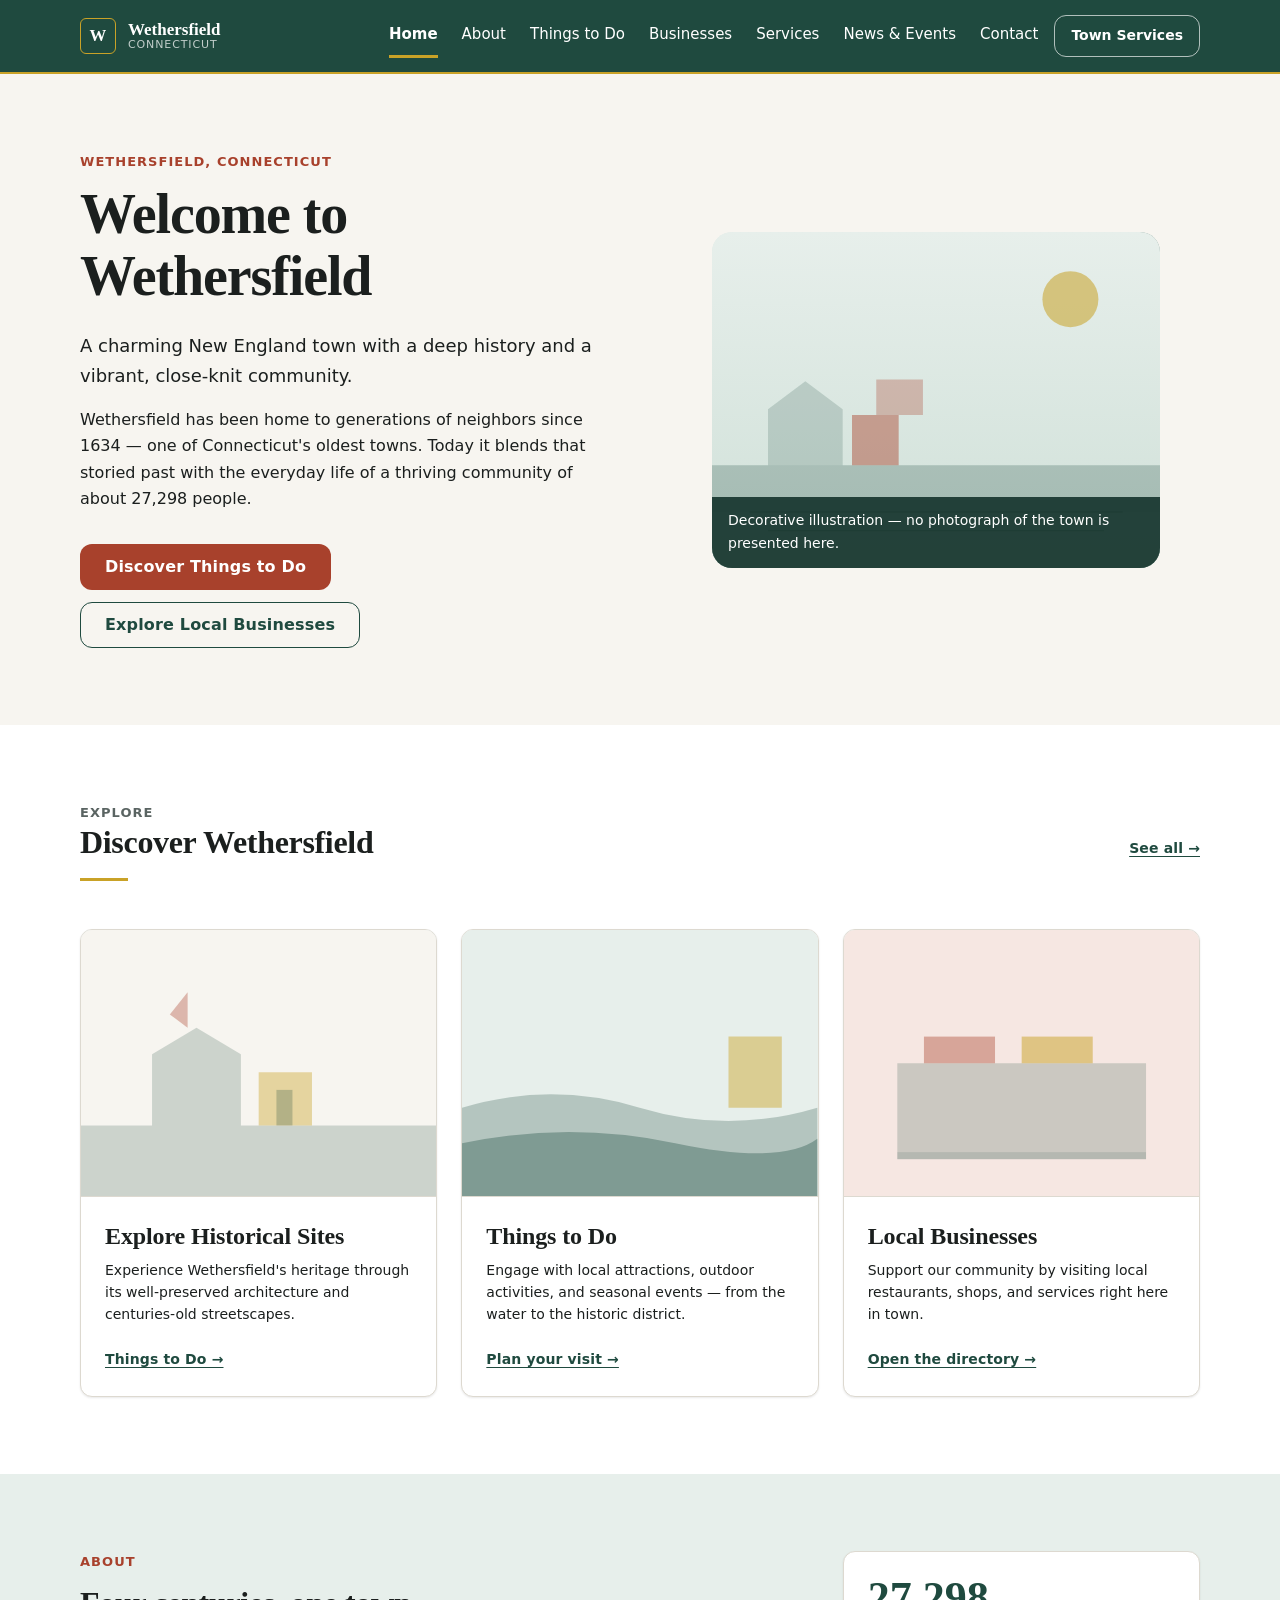
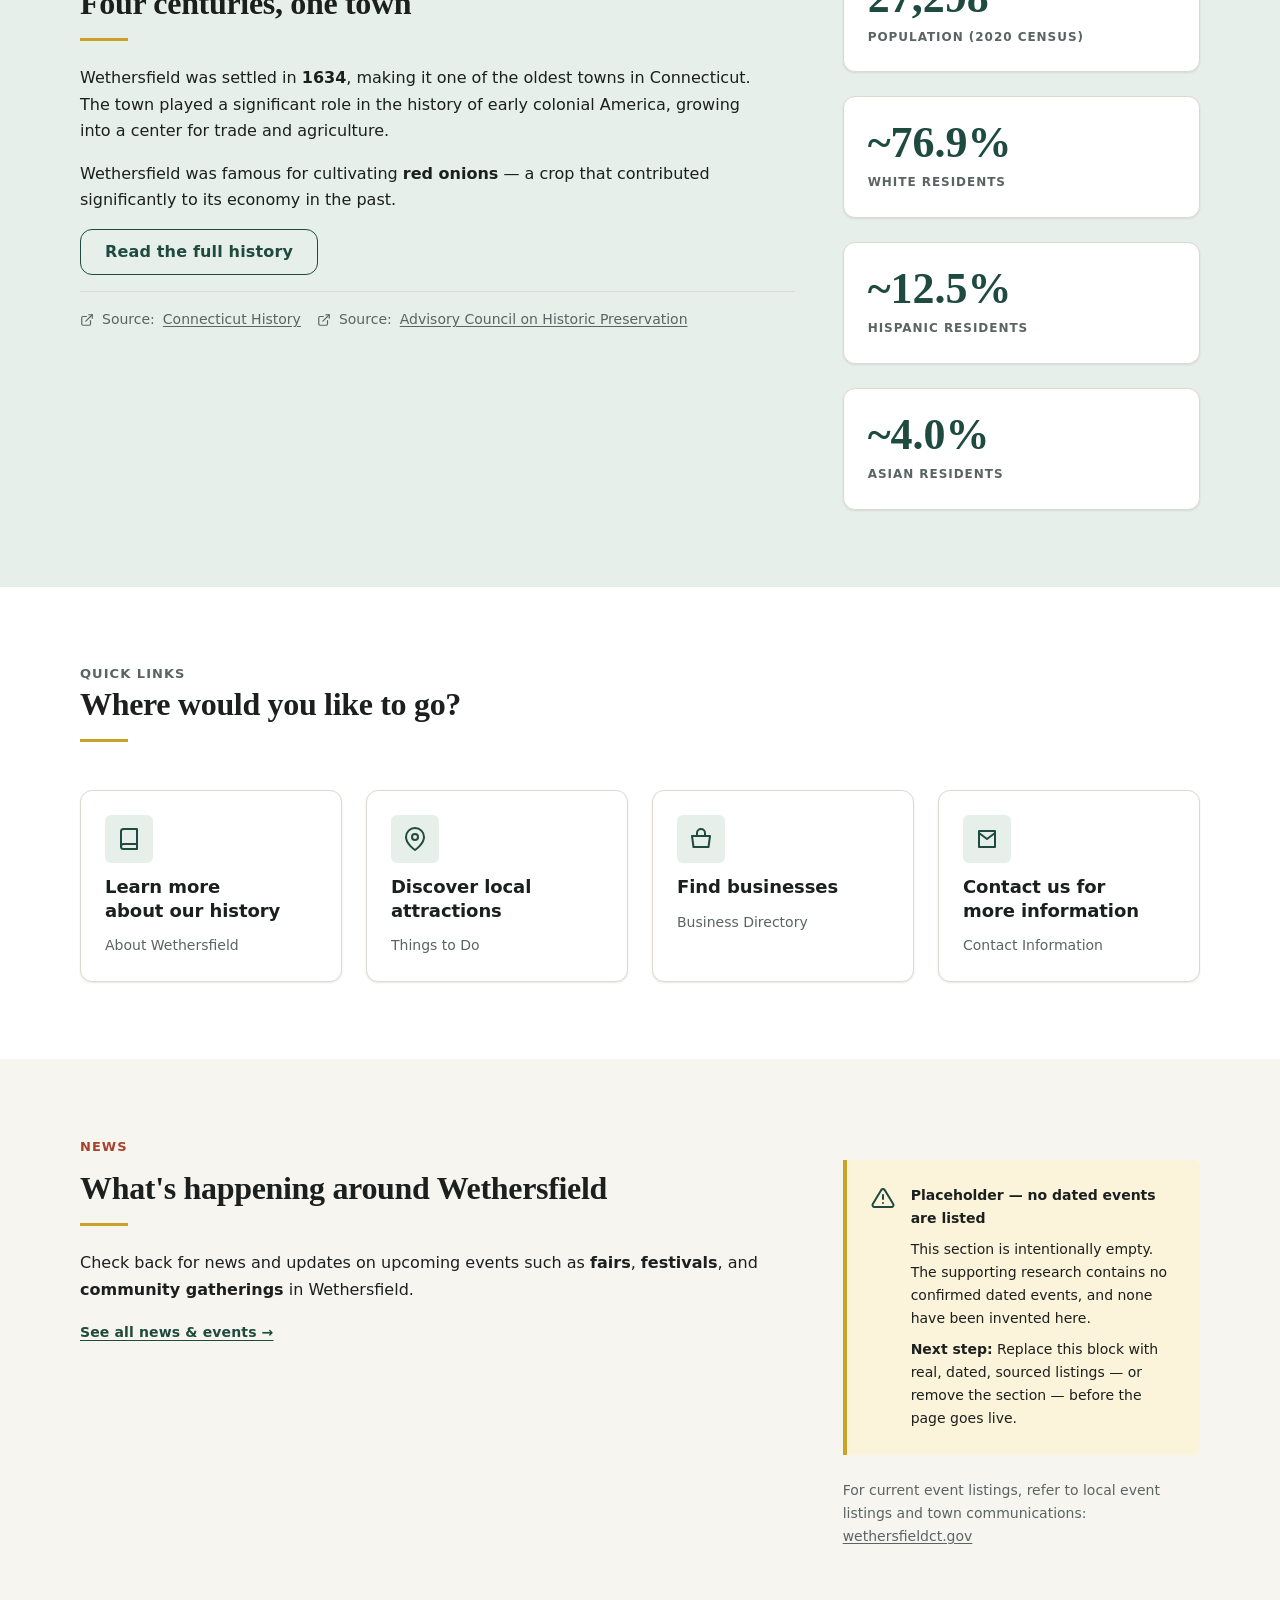
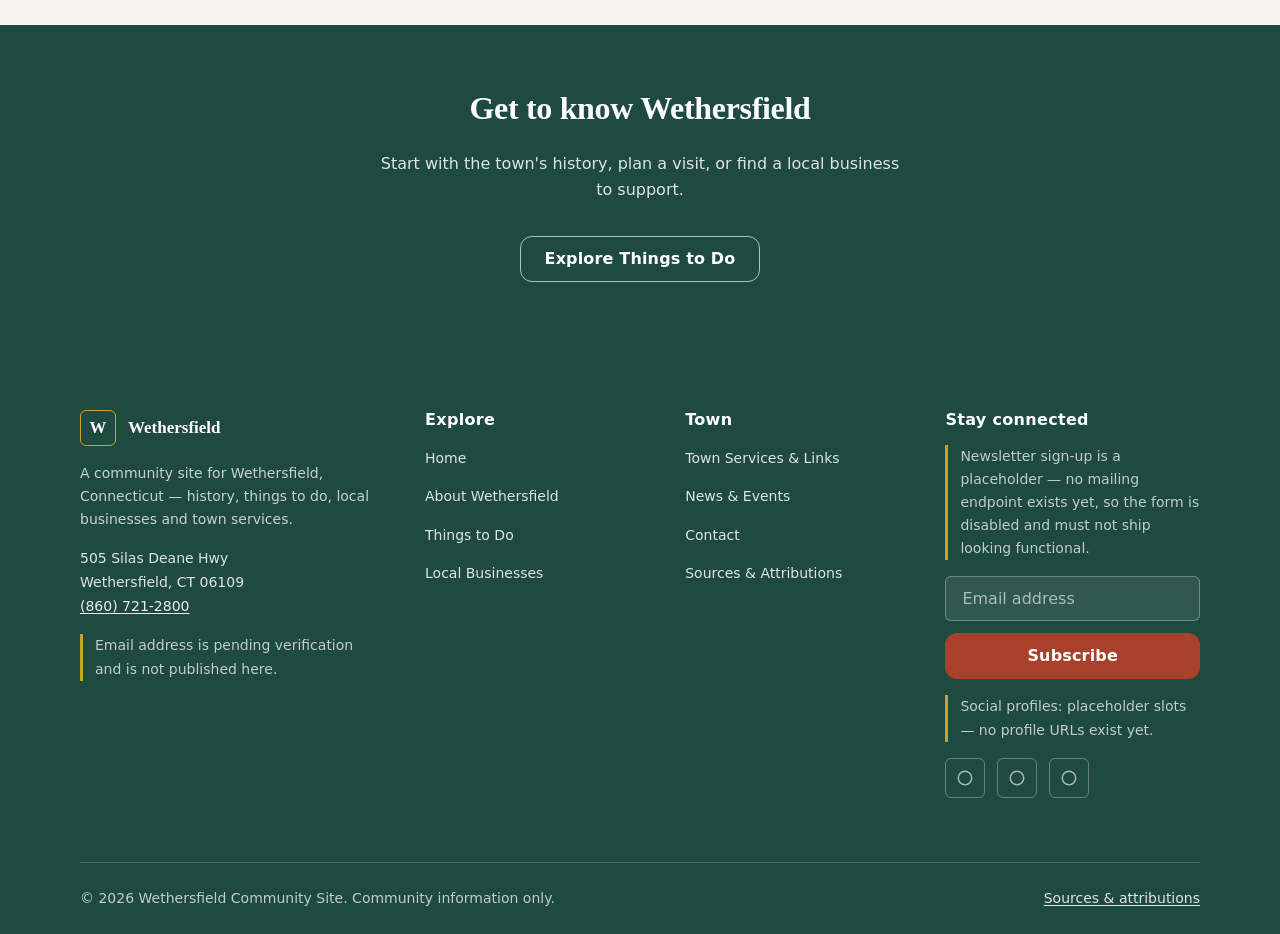
<file: index.html>
<!DOCTYPE html>
<html lang="en">
<head>
<meta charset="utf-8">
<meta name="viewport" content="width=device-width, initial-scale=1">
<title>Wethersfield, CT — History, Community &amp; Local Business</title>
<meta name="description" content="Welcome to Wethersfield, Connecticut — settled in 1634 and home to about 27,298 residents. Explore local history, things to do, and community businesses.">
<link rel="canonical" href="index.html">
<meta name="theme-color" content="#1F4A3F">

<!-- Open Graph -->
<meta property="og:type" content="website">
<meta property="og:site_name" content="Wethersfield Community Site">
<meta property="og:title" content="Wethersfield, CT — History, Community &amp; Local Business">
<meta property="og:description" content="Welcome to Wethersfield, Connecticut — settled in 1634 and home to about 27,298 residents. Explore local history, things to do, and community businesses.">
<meta property="og:url" content="index.html">
<meta property="og:image" content="images/og-default.svg">
<meta property="og:image:alt" content="Wethersfield, Connecticut">
<meta name="twitter:card" content="summary_large_image">
<meta name="twitter:title" content="Wethersfield, CT — History, Community &amp; Local Business">
<meta name="twitter:description" content="Welcome to Wethersfield, Connecticut — settled in 1634 and home to about 27,298 residents.">
<meta name="twitter:image" content="images/og-default.svg">

<link rel="icon" href="images/favicon.svg" type="image/svg+xml">
<link rel="stylesheet" href="css/styles.css">
</head>
<body>
<a class="skip-link" href="#main">Skip to main content</a>

<header class="site-header">
  <div class="container header__inner">
    <a class="brand" href="index.html">
      <span class="brand__mark" aria-hidden="true">W</span>
      <span class="brand__text">
        <span class="brand__name">Wethersfield</span>
        <span class="brand__sub">Connecticut</span>
      </span>
    </a>

    <nav class="nav" aria-label="Primary">
      <ul class="nav__list">
        <li><a class="nav__link" href="index.html" aria-current="page" title="Home">Home</a></li>
        <li><a class="nav__link" href="about.html" title="About Wethersfield">About</a></li>
        <li><a class="nav__link" href="things-to-do.html" title="Things to Do">Things to Do</a></li>
        <li><a class="nav__link" href="businesses.html" title="Local Businesses">Businesses</a></li>
        <li><a class="nav__link" href="services.html" title="Town Services &amp; Links">Services</a></li>
        <li><a class="nav__link" href="news-events.html" title="News &amp; Events">News &amp; Events</a></li>
        <li><a class="nav__link" href="contact.html" title="Contact">Contact</a></li>
      </ul>
    </nav>

    <div class="header__actions">
      <a class="header__cta" href="services.html">Town Services</a>
      <button class="nav-toggle" type="button" aria-expanded="false" aria-controls="mobile-nav" aria-label="Open menu">
        <span class="nav-toggle__bars" aria-hidden="true"><span></span><span></span><span></span></span>
      </button>
    </div>
  </div>
</header>

<div class="mobile-nav" id="mobile-nav" aria-label="Mobile navigation">
  <div class="mobile-nav__top">
    <a class="brand" href="index.html">
      <span class="brand__mark" aria-hidden="true">W</span>
      <span class="brand__text">
        <span class="brand__name">Wethersfield</span>
        <span class="brand__sub">Connecticut</span>
      </span>
    </a>
    <button class="mobile-nav__close" type="button" aria-label="Close menu">&times;</button>
  </div>
  <nav aria-label="Primary mobile">
    <ul class="mobile-nav__list">
      <li><a class="mobile-nav__link" href="index.html" aria-current="page">Home</a></li>
      <li><a class="mobile-nav__link" href="about.html">About</a></li>
      <li><a class="mobile-nav__link" href="things-to-do.html">Things to Do</a></li>
      <li><a class="mobile-nav__link" href="businesses.html">Local Businesses</a></li>
      <li><a class="mobile-nav__link" href="services.html">Town Services</a></li>
      <li><a class="mobile-nav__link" href="news-events.html">News &amp; Events</a></li>
      <li><a class="mobile-nav__link" href="contact.html">Contact</a></li>
    </ul>
  </nav>
  <div class="mobile-nav__foot">
    <a class="btn btn--primary" href="businesses.html">Browse Businesses</a>
  </div>
</div>

<main id="main">

  <!-- Hero -->
  <section class="hero--home" aria-labelledby="hero-title">
    <div class="container hero__grid">
      <div>
        <p class="eyebrow">Wethersfield, Connecticut</p>
        <h1 class="hero__title" id="hero-title">Welcome to Wethersfield</h1>
        <p class="lede measure--lede">A charming New England town with a deep history and a vibrant, close-knit community.</p>
        <p class="measure">Wethersfield has been home to generations of neighbors since 1634 — one of Connecticut's oldest towns. Today it blends that storied past with the everyday life of a thriving community of about 27,298 people.</p>
        <div class="hero__ctas">
          <a class="btn btn--primary" href="things-to-do.html">Discover Things to Do</a>
          <a class="btn btn--secondary" href="businesses.html">Explore Local Businesses</a>
        </div>
      </div>

      <figure class="hero__media" aria-hidden="true">
        <svg class="media-art" viewBox="0 0 480 360" preserveAspectRatio="xMidYMid slice" role="presentation" focusable="false">
          <defs>
            <linearGradient id="heroSky" x1="0" y1="0" x2="0" y2="1">
              <stop offset="0" stop-color="#E7EFEB"/><stop offset="1" stop-color="#CFE0D8"/>
            </linearGradient>
          </defs>
          <rect width="480" height="360" fill="url(#heroSky)"/>
          <circle cx="384" cy="72" r="30" fill="#C9A227" opacity=".55"/>
          <path d="M0 250 L60 250 L60 190 L100 160 L140 190 L140 250 L480 250 L480 360 L0 360 Z" fill="#1F4A3F" opacity=".18"/>
          <path d="M150 250 L150 196 L200 196 L200 250 Z" fill="#A8412C" opacity=".45"/>
          <path d="M176 196 L176 158 L226 158 L226 196 Z" fill="#A8412C" opacity=".3"/>
          <path d="M0 250 L0 300 L480 300 L480 250 Z" fill="#1F4A3F" opacity=".08"/>
          <g stroke="#1F4A3F" stroke-width="1.5" opacity=".35" fill="none">
            <path d="M40 300 L440 300"/><path d="M60 320 L420 320"/>
          </g>
        </svg>
        <figcaption class="hero__caption">Decorative illustration — no photograph of the town is presented here.</figcaption>
      </figure>
    </div>
  </section>

  <!-- Highlights -->
  <section class="section" aria-labelledby="highlights-title">
    <div class="container">
      <div class="section-head">
        <p class="eyebrow">Explore</p>
        <div class="section-head--row">
          <h2 id="highlights-title">Discover Wethersfield</h2>
          <a class="btn btn--link" href="about.html">See all &rarr;</a>
        </div>
        <hr class="rule-brass">
      </div>

      <div class="grid grid--cards-3">
        <article class="card card--attraction">
          <div class="card__media" aria-hidden="true">
            <svg class="media-art" viewBox="0 0 400 300" preserveAspectRatio="xMidYMid slice" role="presentation" focusable="false">
              <rect width="400" height="300" fill="#F7F5F0"/>
              <path d="M0 220 L80 220 L80 140 L130 110 L180 140 L180 220 L400 220 L400 300 L0 300 Z" fill="#1F4A3F" opacity=".2"/>
              <path d="M200 220 L200 160 L260 160 L260 220 Z" fill="#C9A227" opacity=".4"/>
              <rect x="220" y="180" width="18" height="40" fill="#1F4A3F" opacity=".25"/>
              <path d="M120 70 L120 110 L100 95 Z" fill="#A8412C" opacity=".35"/>
            </svg>
          </div>
          <div class="card__body">
            <h3 class="card__title">Explore Historical Sites</h3>
            <p class="card__desc">Experience Wethersfield's heritage through its well-preserved architecture and centuries-old streetscapes.</p>
            <div class="card__foot"><a class="btn btn--link" href="things-to-do.html">Things to Do &rarr;</a></div>
          </div>
        </article>

        <article class="card card--attraction">
          <div class="card__media" aria-hidden="true">
            <svg class="media-art" viewBox="0 0 400 300" preserveAspectRatio="xMidYMid slice" role="presentation" focusable="false">
              <rect width="400" height="300" fill="#E7EFEB"/>
              <path d="M0 200 Q100 170 200 200 T400 200 L400 300 L0 300 Z" fill="#1F4A3F" opacity=".25"/>
              <path d="M0 240 Q120 215 240 240 T400 235 L400 300 L0 300 Z" fill="#1F4A3F" opacity=".35"/>
              <path d="M300 120 L360 120 L360 200 L300 200 Z" fill="#C9A227" opacity=".45"/>
            </svg>
          </div>
          <div class="card__body">
            <h3 class="card__title">Things to Do</h3>
            <p class="card__desc">Engage with local attractions, outdoor activities, and seasonal events — from the water to the historic district.</p>
            <div class="card__foot"><a class="btn btn--link" href="things-to-do.html">Plan your visit &rarr;</a></div>
          </div>
        </article>

        <article class="card card--attraction">
          <div class="card__media" aria-hidden="true">
            <svg class="media-art" viewBox="0 0 400 300" preserveAspectRatio="xMidYMid slice" role="presentation" focusable="false">
              <rect width="400" height="300" fill="#F6E7E2"/>
              <rect x="60" y="150" width="280" height="100" fill="#1F4A3F" opacity=".2"/>
              <rect x="90" y="120" width="80" height="30" fill="#A8412C" opacity=".4"/>
              <rect x="200" y="120" width="80" height="30" fill="#C9A227" opacity=".5"/>
              <rect x="60" y="250" width="280" height="8" fill="#1F4A3F" opacity=".3"/>
            </svg>
          </div>
          <div class="card__body">
            <h3 class="card__title">Local Businesses</h3>
            <p class="card__desc">Support our community by visiting local restaurants, shops, and services right here in town.</p>
            <div class="card__foot"><a class="btn btn--link" href="businesses.html">Open the directory &rarr;</a></div>
          </div>
        </article>
      </div>
    </div>
  </section>

  <!-- Heritage strip -->
  <section class="section section--tint" aria-labelledby="heritage-title">
    <div class="container split split--8-4">
      <div>
        <p class="eyebrow">About</p>
        <h2 id="heritage-title">Four centuries, one town</h2>
        <hr class="rule-brass">
        <p class="measure">Wethersfield was settled in <strong>1634</strong>, making it one of the oldest towns in Connecticut. The town played a significant role in the history of early colonial America, growing into a center for trade and agriculture.</p>
        <p class="measure">Wethersfield was famous for cultivating <strong>red onions</strong> — a crop that contributed significantly to its economy in the past.</p>
        <p><a class="btn btn--secondary" href="about.html">Read the full history</a></p>
        <div class="source-row">
          <p class="source-link">
            <svg width="14" height="14" viewBox="0 0 24 24" fill="none" stroke="currentColor" stroke-width="2" stroke-linecap="round" stroke-linejoin="round" aria-hidden="true"><path d="M18 13v6a2 2 0 0 1-2 2H5a2 2 0 0 1-2-2V8a2 2 0 0 1 2-2h6"/><path d="M15 3h6v6"/><path d="M10 14 21 3"/></svg>
            Source: <a href="https://connecticuthistory.org/towns-page/wethersfield/" target="_blank" rel="noopener">Connecticut History</a>
          </p>
          <p class="source-link">
            <svg width="14" height="14" viewBox="0 0 24 24" fill="none" stroke="currentColor" stroke-width="2" stroke-linecap="round" stroke-linejoin="round" aria-hidden="true"><path d="M18 13v6a2 2 0 0 1-2 2H5a2 2 0 0 1-2-2V8a2 2 0 0 1 2-2h6"/><path d="M15 3h6v6"/><path d="M10 14 21 3"/></svg>
            Source: <a href="https://www.achp.gov/preserve-america/community/wethersfield-connecticut" target="_blank" rel="noopener">Advisory Council on Historic Preservation</a>
          </p>
        </div>
      </div>

      <div class="grid grid--stats" style="grid-template-columns:1fr;">
        <div class="card card--stat">
          <span class="card__figure tnum">27,298</span>
          <span class="card__label">Population (2020 Census)</span>
        </div>
        <div class="card card--stat">
          <span class="card__figure tnum">~76.9%</span>
          <span class="card__label">White residents</span>
        </div>
        <div class="card card--stat">
          <span class="card__figure tnum">~12.5%</span>
          <span class="card__label">Hispanic residents</span>
        </div>
        <div class="card card--stat">
          <span class="card__figure tnum">~4.0%</span>
          <span class="card__label">Asian residents</span>
        </div>
      </div>
    </div>
  </section>

  <!-- Quick links -->
  <section class="section" aria-labelledby="quicklinks-title">
    <div class="container">
      <div class="section-head">
        <p class="eyebrow">Quick links</p>
        <h2 id="quicklinks-title">Where would you like to go?</h2>
        <hr class="rule-brass">
      </div>
      <div class="grid grid--tiles">
        <a class="tile" href="about.html">
          <span class="icon-tile" aria-hidden="true">
            <svg width="24" height="24" viewBox="0 0 24 24" fill="none" stroke="currentColor" stroke-width="2" stroke-linecap="round" stroke-linejoin="round"><path d="M4 19.5A2.5 2.5 0 0 1 6.5 17H20"/><path d="M6.5 2H20v20H6.5A2.5 2.5 0 0 1 4 19.5v-15A2.5 2.5 0 0 1 6.5 2z"/></svg>
          </span>
          <h3>Learn more about our history</h3>
          <p>About Wethersfield</p>
        </a>
        <a class="tile" href="things-to-do.html">
          <span class="icon-tile" aria-hidden="true">
            <svg width="24" height="24" viewBox="0 0 24 24" fill="none" stroke="currentColor" stroke-width="2" stroke-linecap="round" stroke-linejoin="round"><path d="M21 10c0 7-9 13-9 13s-9-6-9-13a9 9 0 0 1 18 0z"/><circle cx="12" cy="10" r="3"/></svg>
          </span>
          <h3>Discover local attractions</h3>
          <p>Things to Do</p>
        </a>
        <a class="tile" href="businesses.html">
          <span class="icon-tile" aria-hidden="true">
            <svg width="24" height="24" viewBox="0 0 24 24" fill="none" stroke="currentColor" stroke-width="2" stroke-linecap="round" stroke-linejoin="round"><path d="M3 9h18l-1.5 11H4.5L3 9z"/><path d="M8 9V6a4 4 0 0 1 8 0v3"/></svg>
          </span>
          <h3>Find businesses</h3>
          <p>Business Directory</p>
        </a>
        <a class="tile" href="contact.html">
          <span class="icon-tile" aria-hidden="true">
            <svg width="24" height="24" viewBox="0 0 24 24" fill="none" stroke="currentColor" stroke-width="2" stroke-linecap="round" stroke-linejoin="round"><path d="M4 4h16v16H4z"/><path d="m4 6 8 6 8-6"/></svg>
          </span>
          <h3>Contact us for more information</h3>
          <p>Contact Information</p>
        </a>
      </div>
    </div>
  </section>

  <!-- News & Events preview -->
  <section class="section section--alt" aria-labelledby="news-title">
    <div class="container split split--8-4">
      <div>
        <p class="eyebrow">News</p>
        <h2 id="news-title">What's happening around Wethersfield</h2>
        <hr class="rule-brass">
        <p class="measure">Check back for news and updates on upcoming events such as <strong>fairs</strong>, <strong>festivals</strong>, and <strong>community gatherings</strong> in Wethersfield.</p>
        <p><a class="btn btn--link" href="news-events.html">See all news &amp; events &rarr;</a></p>
      </div>
      <div>
        <div class="notice-band">
          <span class="notice-band__icon" aria-hidden="true">
            <svg width="24" height="24" viewBox="0 0 24 24" fill="none" stroke="currentColor" stroke-width="2" stroke-linecap="round" stroke-linejoin="round"><path d="M10.3 3.9 1.8 18a2 2 0 0 0 1.7 3h17a2 2 0 0 0 1.7-3L13.7 3.9a2 2 0 0 0-3.4 0z"/><path d="M12 9v4"/><path d="M12 17h.01"/></svg>
          </span>
          <div class="notice-band__body">
            <p class="notice-band__title">Placeholder — no dated events are listed</p>
            <p>This section is intentionally empty. The supporting research contains no confirmed dated events, and none have been invented here.</p>
            <p><strong>Next step:</strong> Replace this block with real, dated, sourced listings — or remove the section — before the page goes live.</p>
          </div>
        </div>
        <p class="source-link" style="display:block;">
          For current event listings, refer to local event listings and town communications:
          <a href="https://wethersfieldct.gov" target="_blank" rel="noopener">wethersfieldct.gov</a>
        </p>
      </div>
    </div>
  </section>

  <!-- Closing CTA -->
  <section class="cta-band" aria-labelledby="cta-title">
    <div class="container">
      <h2 id="cta-title">Get to know Wethersfield</h2>
      <p>Start with the town's history, plan a visit, or find a local business to support.</p>
      <a class="btn btn--ghost-inverse" href="things-to-do.html">Explore Things to Do</a>
    </div>
  </section>

</main>

<footer class="site-footer">
  <div class="container">
    <div class="footer__grid">
      <div>
        <div class="footer__brand">
          <span class="brand__mark" aria-hidden="true">W</span>
          <span style="font-family:var(--font-display);font-size:1.0625rem;font-weight:600;">Wethersfield</span>
        </div>
        <p class="footer__scope">A community site for Wethersfield, Connecticut — history, things to do, local businesses and town services.</p>
        <address>
          505 Silas Deane Hwy<br>
          Wethersfield, CT 06109<br>
          <a class="tnum" href="tel:+18607212800">(860) 721-2800</a>
        </address>
        <p class="footer__placeholder" style="margin-top:var(--space-4);">Email address is pending verification and is not published here.</p>
      </div>

      <div>
        <h2>Explore</h2>
        <ul class="footer__list">
          <li><a href="index.html">Home</a></li>
          <li><a href="about.html">About Wethersfield</a></li>
          <li><a href="things-to-do.html">Things to Do</a></li>
          <li><a href="businesses.html">Local Businesses</a></li>
        </ul>
      </div>

      <div>
        <h2>Town</h2>
        <ul class="footer__list">
          <li><a href="services.html">Town Services &amp; Links</a></li>
          <li><a href="news-events.html">News &amp; Events</a></li>
          <li><a href="contact.html">Contact</a></li>
          <li><a href="sources.html">Sources &amp; Attributions</a></li>
        </ul>
      </div>

      <div>
        <h2>Stay connected</h2>
        <p class="footer__placeholder">Newsletter sign-up is a placeholder — no mailing endpoint exists yet, so the form is disabled and must not ship looking functional.</p>
        <form class="footer__form" aria-label="Newsletter sign-up (placeholder, disabled)">
          <label class="visually-hidden" for="footer-email">Email address</label>
          <input class="input" id="footer-email" name="email" type="email" placeholder="Email address" disabled>
          <button class="btn btn--primary" type="submit" disabled>Subscribe</button>
        </form>
        <p class="footer__placeholder" style="margin-top:var(--space-4);">Social profiles: placeholder slots — no profile URLs exist yet.</p>
        <ul class="footer__social" aria-label="Social profiles (placeholder)">
          <li aria-hidden="true"><svg width="18" height="18" viewBox="0 0 24 24" fill="none" stroke="currentColor" stroke-width="2"><circle cx="12" cy="12" r="9"/></svg></li>
          <li aria-hidden="true"><svg width="18" height="18" viewBox="0 0 24 24" fill="none" stroke="currentColor" stroke-width="2"><circle cx="12" cy="12" r="9"/></svg></li>
          <li aria-hidden="true"><svg width="18" height="18" viewBox="0 0 24 24" fill="none" stroke="currentColor" stroke-width="2"><circle cx="12" cy="12" r="9"/></svg></li>
        </ul>
      </div>
    </div>

    <div class="footer__bar">
      <p style="margin:0;">&copy; 2026 Wethersfield Community Site. Community information only.</p>
      <a href="sources.html">Sources &amp; attributions</a>
    </div>
  </div>
</footer>

<script src="js/app.js" defer></script>
</body>
</html>
</file>
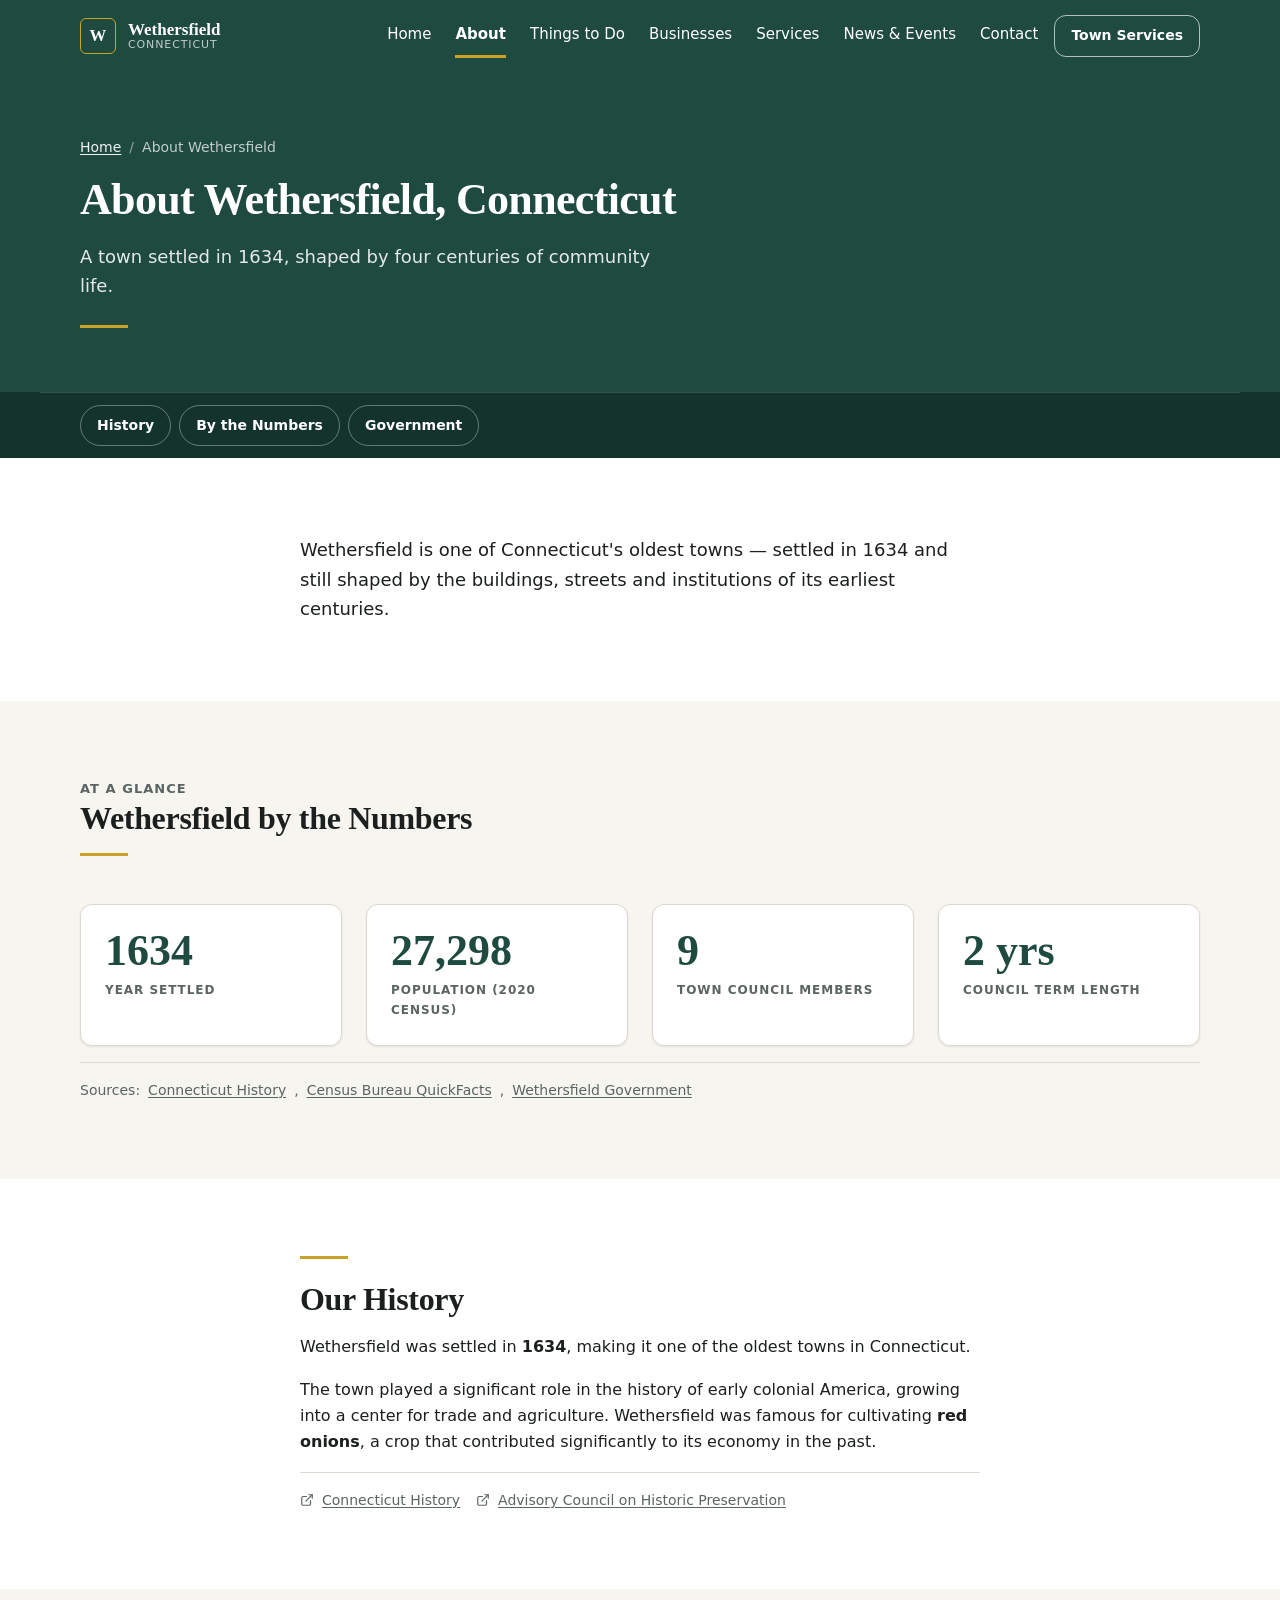
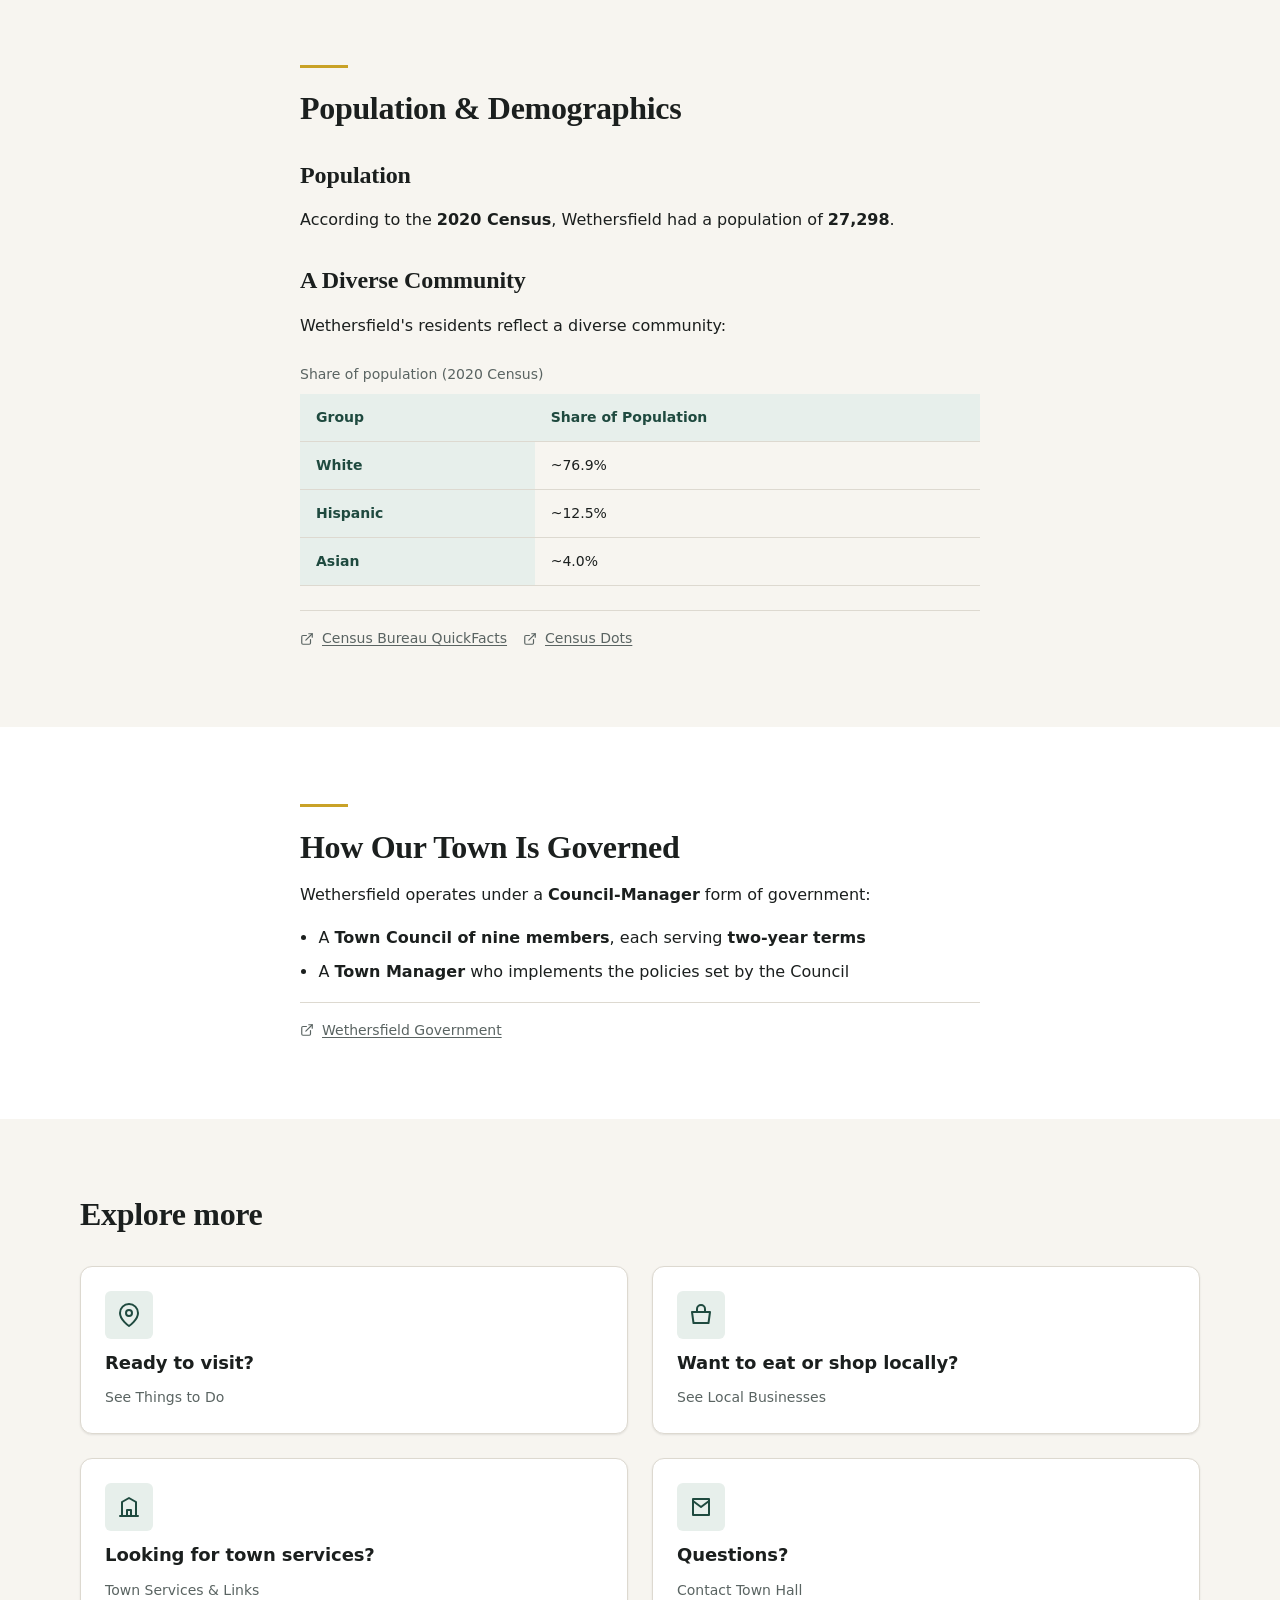
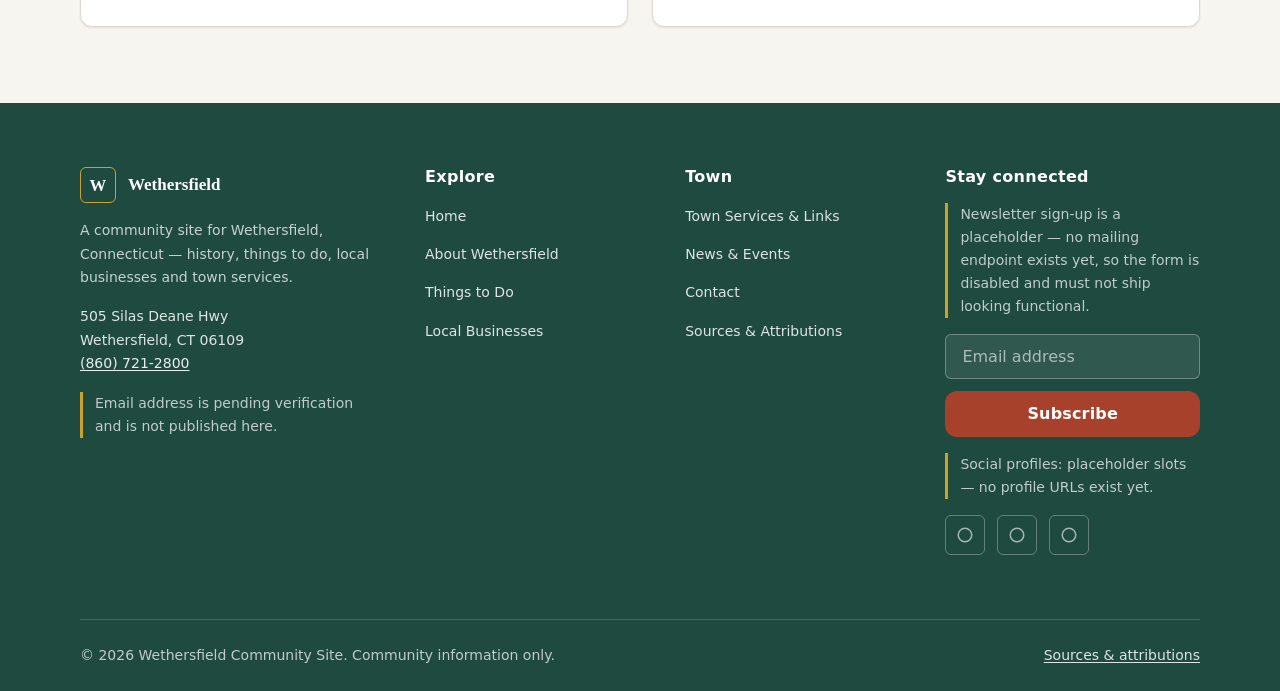
<file: about.html>
<!DOCTYPE html>
<html lang="en">
<head>
<meta charset="utf-8">
<meta name="viewport" content="width=device-width, initial-scale=1">
<title>About Wethersfield, CT — History, Population &amp; Government</title>
<meta name="description" content="Learn about Wethersfield, Connecticut — settled in 1634, home to 27,298 residents, and governed by a Council-Manager town government.">
<link rel="canonical" href="about.html">
<meta name="theme-color" content="#1F4A3F">
<meta property="og:type" content="website">
<meta property="og:site_name" content="Wethersfield Community Site">
<meta property="og:title" content="About Wethersfield, CT — History, Population &amp; Government">
<meta property="og:description" content="Learn about Wethersfield, Connecticut — settled in 1634, home to 27,298 residents, and governed by a Council-Manager town government.">
<meta property="og:url" content="about.html">
<meta property="og:image" content="images/og-default.svg">
<meta property="og:image:alt" content="Wethersfield, Connecticut">
<meta name="twitter:card" content="summary_large_image">
<link rel="icon" href="images/favicon.svg" type="image/svg+xml">
<link rel="stylesheet" href="css/styles.css">
</head>
<body>
<a class="skip-link" href="#main">Skip to main content</a>

<header class="site-header">
  <div class="container header__inner">
    <a class="brand" href="index.html">
      <span class="brand__mark" aria-hidden="true">W</span>
      <span class="brand__text">
        <span class="brand__name">Wethersfield</span>
        <span class="brand__sub">Connecticut</span>
      </span>
    </a>
    <nav class="nav" aria-label="Primary">
      <ul class="nav__list">
        <li><a class="nav__link" href="index.html" title="Home">Home</a></li>
        <li><a class="nav__link" href="about.html" aria-current="page" title="About Wethersfield">About</a></li>
        <li><a class="nav__link" href="things-to-do.html" title="Things to Do">Things to Do</a></li>
        <li><a class="nav__link" href="businesses.html" title="Local Businesses">Businesses</a></li>
        <li><a class="nav__link" href="services.html" title="Town Services &amp; Links">Services</a></li>
        <li><a class="nav__link" href="news-events.html" title="News &amp; Events">News &amp; Events</a></li>
        <li><a class="nav__link" href="contact.html" title="Contact">Contact</a></li>
      </ul>
    </nav>
    <div class="header__actions">
      <a class="header__cta" href="services.html">Town Services</a>
      <button class="nav-toggle" type="button" aria-expanded="false" aria-controls="mobile-nav" aria-label="Open menu">
        <span class="nav-toggle__bars" aria-hidden="true"><span></span><span></span><span></span></span>
      </button>
    </div>
  </div>
</header>

<div class="mobile-nav" id="mobile-nav" aria-label="Mobile navigation">
  <div class="mobile-nav__top">
    <a class="brand" href="index.html">
      <span class="brand__mark" aria-hidden="true">W</span>
      <span class="brand__text"><span class="brand__name">Wethersfield</span><span class="brand__sub">Connecticut</span></span>
    </a>
    <button class="mobile-nav__close" type="button" aria-label="Close menu">&times;</button>
  </div>
  <nav aria-label="Primary mobile">
    <ul class="mobile-nav__list">
      <li><a class="mobile-nav__link" href="index.html">Home</a></li>
      <li><a class="mobile-nav__link" href="about.html" aria-current="page">About</a></li>
      <li><a class="mobile-nav__link" href="things-to-do.html">Things to Do</a></li>
      <li><a class="mobile-nav__link" href="businesses.html">Local Businesses</a></li>
      <li><a class="mobile-nav__link" href="services.html">Town Services</a></li>
      <li><a class="mobile-nav__link" href="news-events.html">News &amp; Events</a></li>
      <li><a class="mobile-nav__link" href="contact.html">Contact</a></li>
    </ul>
  </nav>
  <div class="mobile-nav__foot"><a class="btn btn--primary" href="businesses.html">Browse Businesses</a></div>
</div>

<main id="main">

  <section class="hero--page">
    <div class="container">
      <nav class="breadcrumb" aria-label="Breadcrumb">
        <ol>
          <li><a href="index.html">Home</a></li>
          <li><span aria-current="page">About Wethersfield</span></li>
        </ol>
      </nav>
      <h1>About Wethersfield, Connecticut</h1>
      <p class="lede">A town settled in 1634, shaped by four centuries of community life.</p>
      <hr class="rule-brass">
    </div>
  </section>

  <nav class="anchor-bar" aria-label="On this page">
    <div class="container anchor-bar__inner">
      <ul class="anchor-bar__list">
        <li><a class="anchor-bar__link" href="#history">History</a></li>
        <li><a class="anchor-bar__link" href="#numbers">By the Numbers</a></li>
        <li><a class="anchor-bar__link" href="#government">Government</a></li>
      </ul>
    </div>
  </nav>

  <section class="section">
    <div class="container prose">
      <p class="lede">Wethersfield is one of Connecticut's oldest towns — settled in 1634 and still shaped by the buildings, streets and institutions of its earliest centuries.</p>
    </div>
  </section>

  <section class="section section--alt" aria-labelledby="numbers">
    <div class="container">
      <div class="section-head">
        <p class="eyebrow">At a glance</p>
        <h2 id="numbers">Wethersfield by the Numbers</h2>
        <hr class="rule-brass">
      </div>
      <div class="grid grid--stats">
        <div class="card card--stat">
          <span class="card__figure tnum">1634</span>
          <span class="card__label">Year settled</span>
        </div>
        <div class="card card--stat">
          <span class="card__figure tnum">27,298</span>
          <span class="card__label">Population (2020 Census)</span>
        </div>
        <div class="card card--stat">
          <span class="card__figure tnum">9</span>
          <span class="card__label">Town Council members</span>
        </div>
        <div class="card card--stat">
          <span class="card__figure tnum">2 yrs</span>
          <span class="card__label">Council term length</span>
        </div>
      </div>
      <div class="source-row">
        <p class="source-link">
          Sources:
          <a href="https://connecticuthistory.org/towns-page/wethersfield/" target="_blank" rel="noopener">Connecticut History</a>,
          <a href="https://www.census.gov/quickfacts/fact/table/wethersfieldcdpconnecticut,US/HCN010217" target="_blank" rel="noopener">Census Bureau QuickFacts</a>,
          <a href="https://wethersfieldct.gov/27/Government" target="_blank" rel="noopener">Wethersfield Government</a>
        </p>
      </div>
    </div>
  </section>

  <section class="section">
    <div class="container prose">
      <h2 id="history">Our History</h2>
      <p>Wethersfield was settled in <strong>1634</strong>, making it one of the oldest towns in Connecticut.</p>
      <p>The town played a significant role in the history of early colonial America, growing into a center for trade and agriculture. Wethersfield was famous for cultivating <strong>red onions</strong>, a crop that contributed significantly to its economy in the past.</p>
      <div class="source-row">
        <p class="source-link">
          <svg width="14" height="14" viewBox="0 0 24 24" fill="none" stroke="currentColor" stroke-width="2" stroke-linecap="round" stroke-linejoin="round" aria-hidden="true"><path d="M18 13v6a2 2 0 0 1-2 2H5a2 2 0 0 1-2-2V8a2 2 0 0 1 2-2h6"/><path d="M15 3h6v6"/><path d="M10 14 21 3"/></svg>
          <a href="https://connecticuthistory.org/towns-page/wethersfield/" target="_blank" rel="noopener">Connecticut History</a>
        </p>
        <p class="source-link">
          <svg width="14" height="14" viewBox="0 0 24 24" fill="none" stroke="currentColor" stroke-width="2" stroke-linecap="round" stroke-linejoin="round" aria-hidden="true"><path d="M18 13v6a2 2 0 0 1-2 2H5a2 2 0 0 1-2-2V8a2 2 0 0 1 2-2h6"/><path d="M15 3h6v6"/><path d="M10 14 21 3"/></svg>
          <a href="https://www.achp.gov/preserve-america/community/wethersfield-connecticut" target="_blank" rel="noopener">Advisory Council on Historic Preservation</a>
        </p>
      </div>
    </div>
  </section>

  <section class="section section--alt" aria-labelledby="population">
    <div class="container prose">
      <h2 id="population">Population &amp; Demographics</h2>
      <h3>Population</h3>
      <p>According to the <strong>2020 Census</strong>, Wethersfield had a population of <strong>27,298</strong>.</p>
      <h3>A Diverse Community</h3>
      <p>Wethersfield's residents reflect a diverse community:</p>
      <div class="table-wrap">
        <table class="data-table">
          <caption>Share of population (2020 Census)</caption>
          <thead>
            <tr><th scope="col">Group</th><th scope="col">Share of Population</th></tr>
          </thead>
          <tbody>
            <tr><th scope="row">White</th><td class="tnum">~76.9%</td></tr>
            <tr><th scope="row">Hispanic</th><td class="tnum">~12.5%</td></tr>
            <tr><th scope="row">Asian</th><td class="tnum">~4.0%</td></tr>
          </tbody>
        </table>
      </div>
      <div class="source-row">
        <p class="source-link">
          <svg width="14" height="14" viewBox="0 0 24 24" fill="none" stroke="currentColor" stroke-width="2" stroke-linecap="round" stroke-linejoin="round" aria-hidden="true"><path d="M18 13v6a2 2 0 0 1-2 2H5a2 2 0 0 1-2-2V8a2 2 0 0 1 2-2h6"/><path d="M15 3h6v6"/><path d="M10 14 21 3"/></svg>
          <a href="https://www.census.gov/quickfacts/fact/table/wethersfieldcdpconnecticut,US/HCN010217" target="_blank" rel="noopener">Census Bureau QuickFacts</a>
        </p>
        <p class="source-link">
          <svg width="14" height="14" viewBox="0 0 24 24" fill="none" stroke="currentColor" stroke-width="2" stroke-linecap="round" stroke-linejoin="round" aria-hidden="true"><path d="M18 13v6a2 2 0 0 1-2 2H5a2 2 0 0 1-2-2V8a2 2 0 0 1 2-2h6"/><path d="M15 3h6v6"/><path d="M10 14 21 3"/></svg>
          <a href="https://www.censusdots.com/race/wethersfield-ct-demographics" target="_blank" rel="noopener">Census Dots</a>
        </p>
      </div>
    </div>
  </section>

  <section class="section" aria-labelledby="government">
    <div class="container prose">
      <h2 id="government">How Our Town Is Governed</h2>
      <p>Wethersfield operates under a <strong>Council-Manager</strong> form of government:</p>
      <ul>
        <li>A <strong>Town Council of nine members</strong>, each serving <strong>two-year terms</strong></li>
        <li>A <strong>Town Manager</strong> who implements the policies set by the Council</li>
      </ul>
      <div class="source-row">
        <p class="source-link">
          <svg width="14" height="14" viewBox="0 0 24 24" fill="none" stroke="currentColor" stroke-width="2" stroke-linecap="round" stroke-linejoin="round" aria-hidden="true"><path d="M18 13v6a2 2 0 0 1-2 2H5a2 2 0 0 1-2-2V8a2 2 0 0 1 2-2h6"/><path d="M15 3h6v6"/><path d="M10 14 21 3"/></svg>
          <a href="https://wethersfieldct.gov/27/Government" target="_blank" rel="noopener">Wethersfield Government</a>
        </p>
      </div>
    </div>
  </section>

  <section class="section cross-links" aria-labelledby="related-title">
    <div class="container">
      <h2 id="related-title">Explore more</h2>
      <div class="grid grid--cards-2">
        <a class="tile" href="things-to-do.html">
          <span class="icon-tile" aria-hidden="true">
            <svg width="24" height="24" viewBox="0 0 24 24" fill="none" stroke="currentColor" stroke-width="2" stroke-linecap="round" stroke-linejoin="round"><path d="M21 10c0 7-9 13-9 13s-9-6-9-13a9 9 0 0 1 18 0z"/><circle cx="12" cy="10" r="3"/></svg>
          </span>
          <h3>Ready to visit?</h3>
          <p>See Things to Do</p>
        </a>
        <a class="tile" href="businesses.html">
          <span class="icon-tile" aria-hidden="true">
            <svg width="24" height="24" viewBox="0 0 24 24" fill="none" stroke="currentColor" stroke-width="2" stroke-linecap="round" stroke-linejoin="round"><path d="M3 9h18l-1.5 11H4.5L3 9z"/><path d="M8 9V6a4 4 0 0 1 8 0v3"/></svg>
          </span>
          <h3>Want to eat or shop locally?</h3>
          <p>See Local Businesses</p>
        </a>
        <a class="tile" href="services.html">
          <span class="icon-tile" aria-hidden="true">
            <svg width="24" height="24" viewBox="0 0 24 24" fill="none" stroke="currentColor" stroke-width="2" stroke-linecap="round" stroke-linejoin="round"><path d="M3 21h18"/><path d="M5 21V7l7-4 7 4v14"/><path d="M10 21v-6h4v6"/></svg>
          </span>
          <h3>Looking for town services?</h3>
          <p>Town Services &amp; Links</p>
        </a>
        <a class="tile" href="contact.html">
          <span class="icon-tile" aria-hidden="true">
            <svg width="24" height="24" viewBox="0 0 24 24" fill="none" stroke="currentColor" stroke-width="2" stroke-linecap="round" stroke-linejoin="round"><path d="M4 4h16v16H4z"/><path d="m4 6 8 6 8-6"/></svg>
          </span>
          <h3>Questions?</h3>
          <p>Contact Town Hall</p>
        </a>
      </div>
    </div>
  </section>

</main>

<footer class="site-footer">
  <div class="container">
    <div class="footer__grid">
      <div>
        <div class="footer__brand">
          <span class="brand__mark" aria-hidden="true">W</span>
          <span style="font-family:var(--font-display);font-size:1.0625rem;font-weight:600;">Wethersfield</span>
        </div>
        <p class="footer__scope">A community site for Wethersfield, Connecticut — history, things to do, local businesses and town services.</p>
        <address>
          505 Silas Deane Hwy<br>
          Wethersfield, CT 06109<br>
          <a class="tnum" href="tel:+18607212800">(860) 721-2800</a>
        </address>
        <p class="footer__placeholder" style="margin-top:var(--space-4);">Email address is pending verification and is not published here.</p>
      </div>
      <div>
        <h2>Explore</h2>
        <ul class="footer__list">
          <li><a href="index.html">Home</a></li>
          <li><a href="about.html">About Wethersfield</a></li>
          <li><a href="things-to-do.html">Things to Do</a></li>
          <li><a href="businesses.html">Local Businesses</a></li>
        </ul>
      </div>
      <div>
        <h2>Town</h2>
        <ul class="footer__list">
          <li><a href="services.html">Town Services &amp; Links</a></li>
          <li><a href="news-events.html">News &amp; Events</a></li>
          <li><a href="contact.html">Contact</a></li>
          <li><a href="sources.html">Sources &amp; Attributions</a></li>
        </ul>
      </div>
      <div>
        <h2>Stay connected</h2>
        <p class="footer__placeholder">Newsletter sign-up is a placeholder — no mailing endpoint exists yet, so the form is disabled and must not ship looking functional.</p>
        <form class="footer__form" aria-label="Newsletter sign-up (placeholder, disabled)">
          <label class="visually-hidden" for="footer-email">Email address</label>
          <input class="input" id="footer-email" name="email" type="email" placeholder="Email address" disabled>
          <button class="btn btn--primary" type="submit" disabled>Subscribe</button>
        </form>
        <p class="footer__placeholder" style="margin-top:var(--space-4);">Social profiles: placeholder slots — no profile URLs exist yet.</p>
        <ul class="footer__social" aria-label="Social profiles (placeholder)">
          <li aria-hidden="true"><svg width="18" height="18" viewBox="0 0 24 24" fill="none" stroke="currentColor" stroke-width="2"><circle cx="12" cy="12" r="9"/></svg></li>
          <li aria-hidden="true"><svg width="18" height="18" viewBox="0 0 24 24" fill="none" stroke="currentColor" stroke-width="2"><circle cx="12" cy="12" r="9"/></svg></li>
          <li aria-hidden="true"><svg width="18" height="18" viewBox="0 0 24 24" fill="none" stroke="currentColor" stroke-width="2"><circle cx="12" cy="12" r="9"/></svg></li>
        </ul>
      </div>
    </div>
    <div class="footer__bar">
      <p style="margin:0;">&copy; 2026 Wethersfield Community Site. Community information only.</p>
      <a href="sources.html">Sources &amp; attributions</a>
    </div>
  </div>
</footer>

<script src="js/app.js" defer></script>
</body>
</html>
</file>
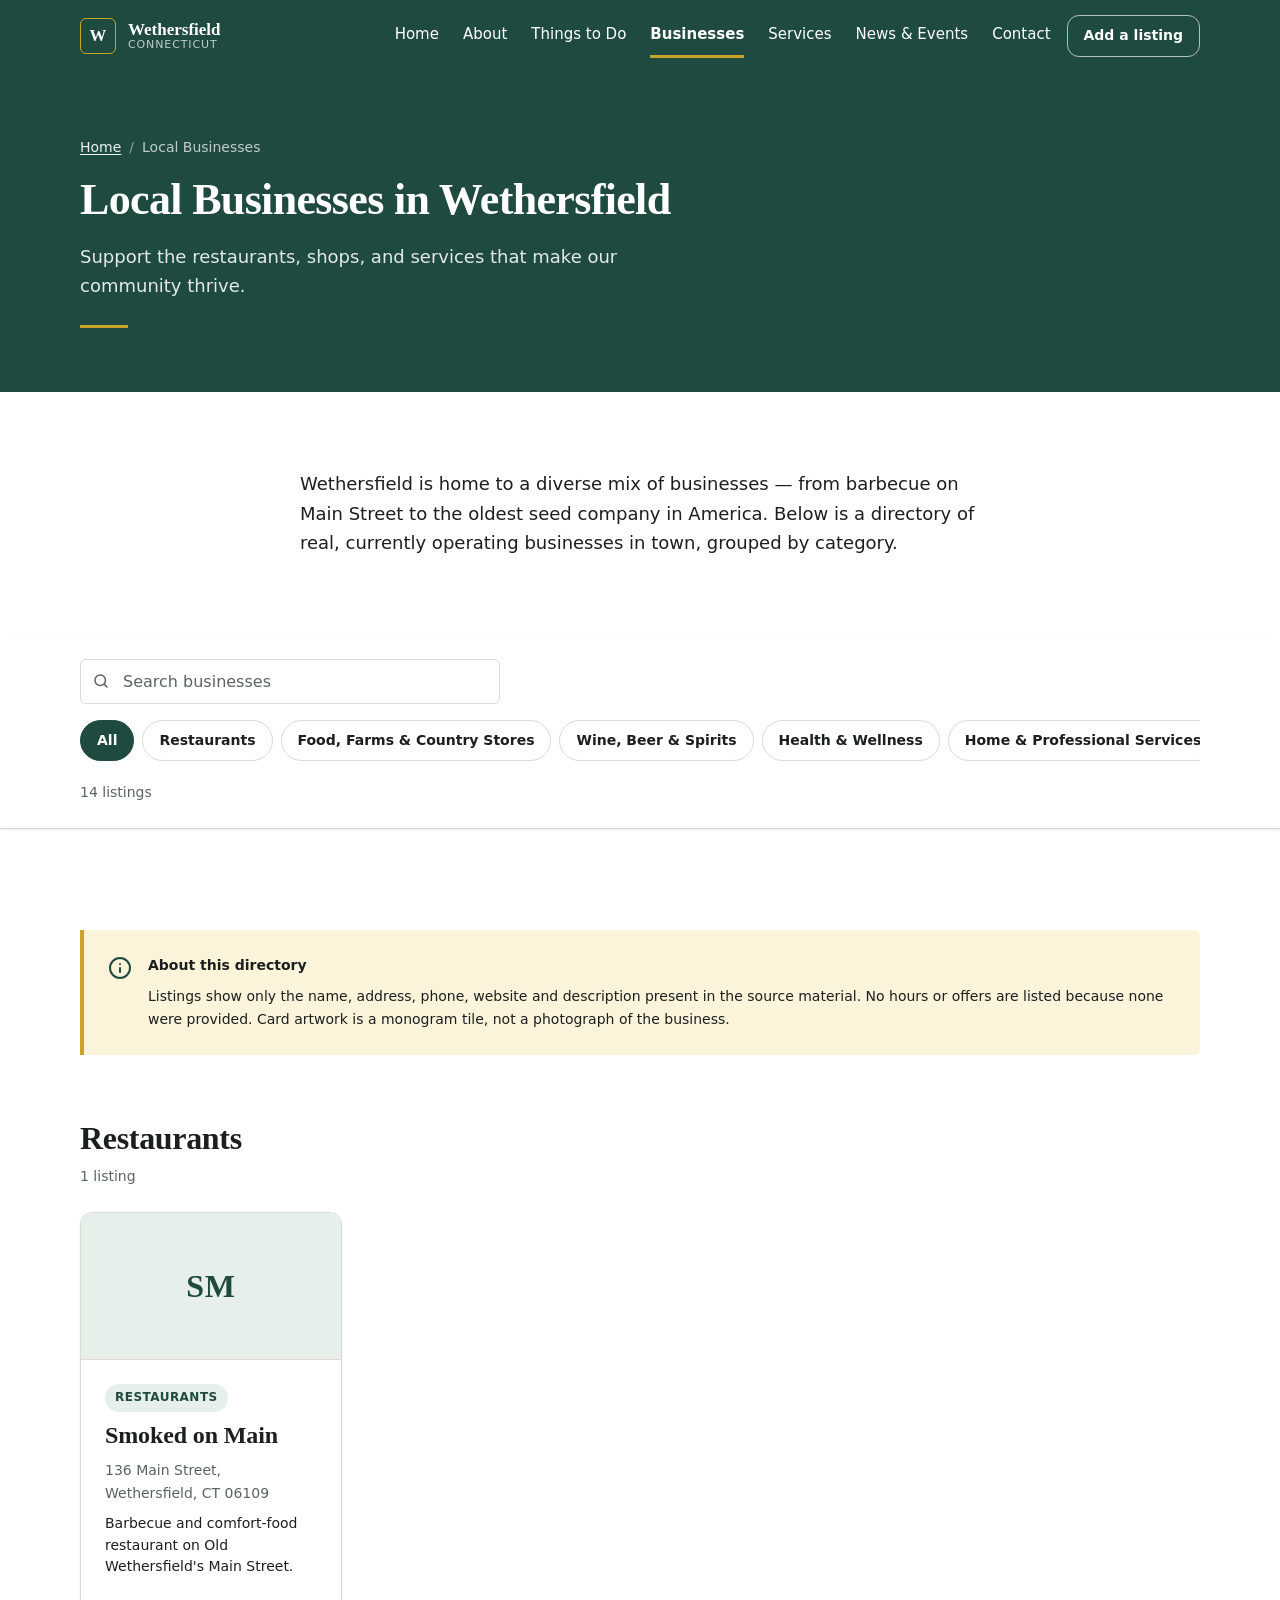
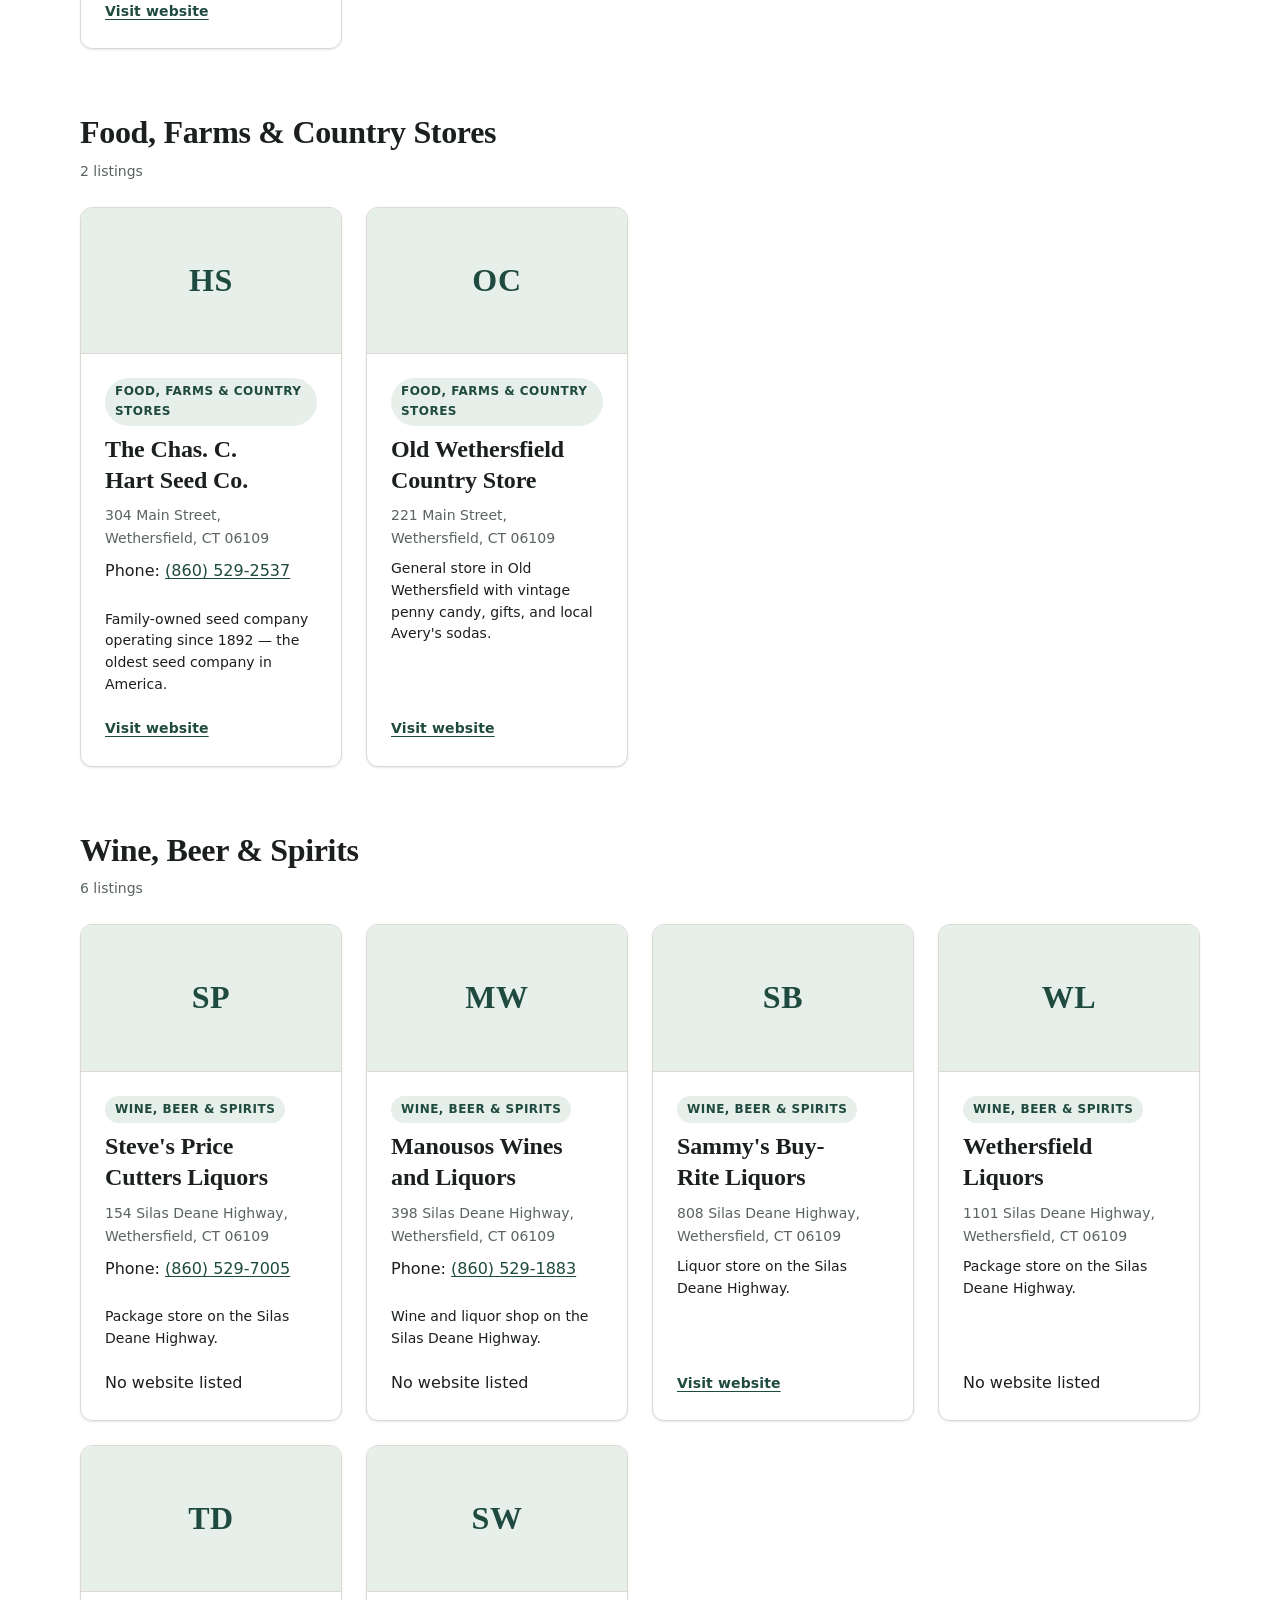
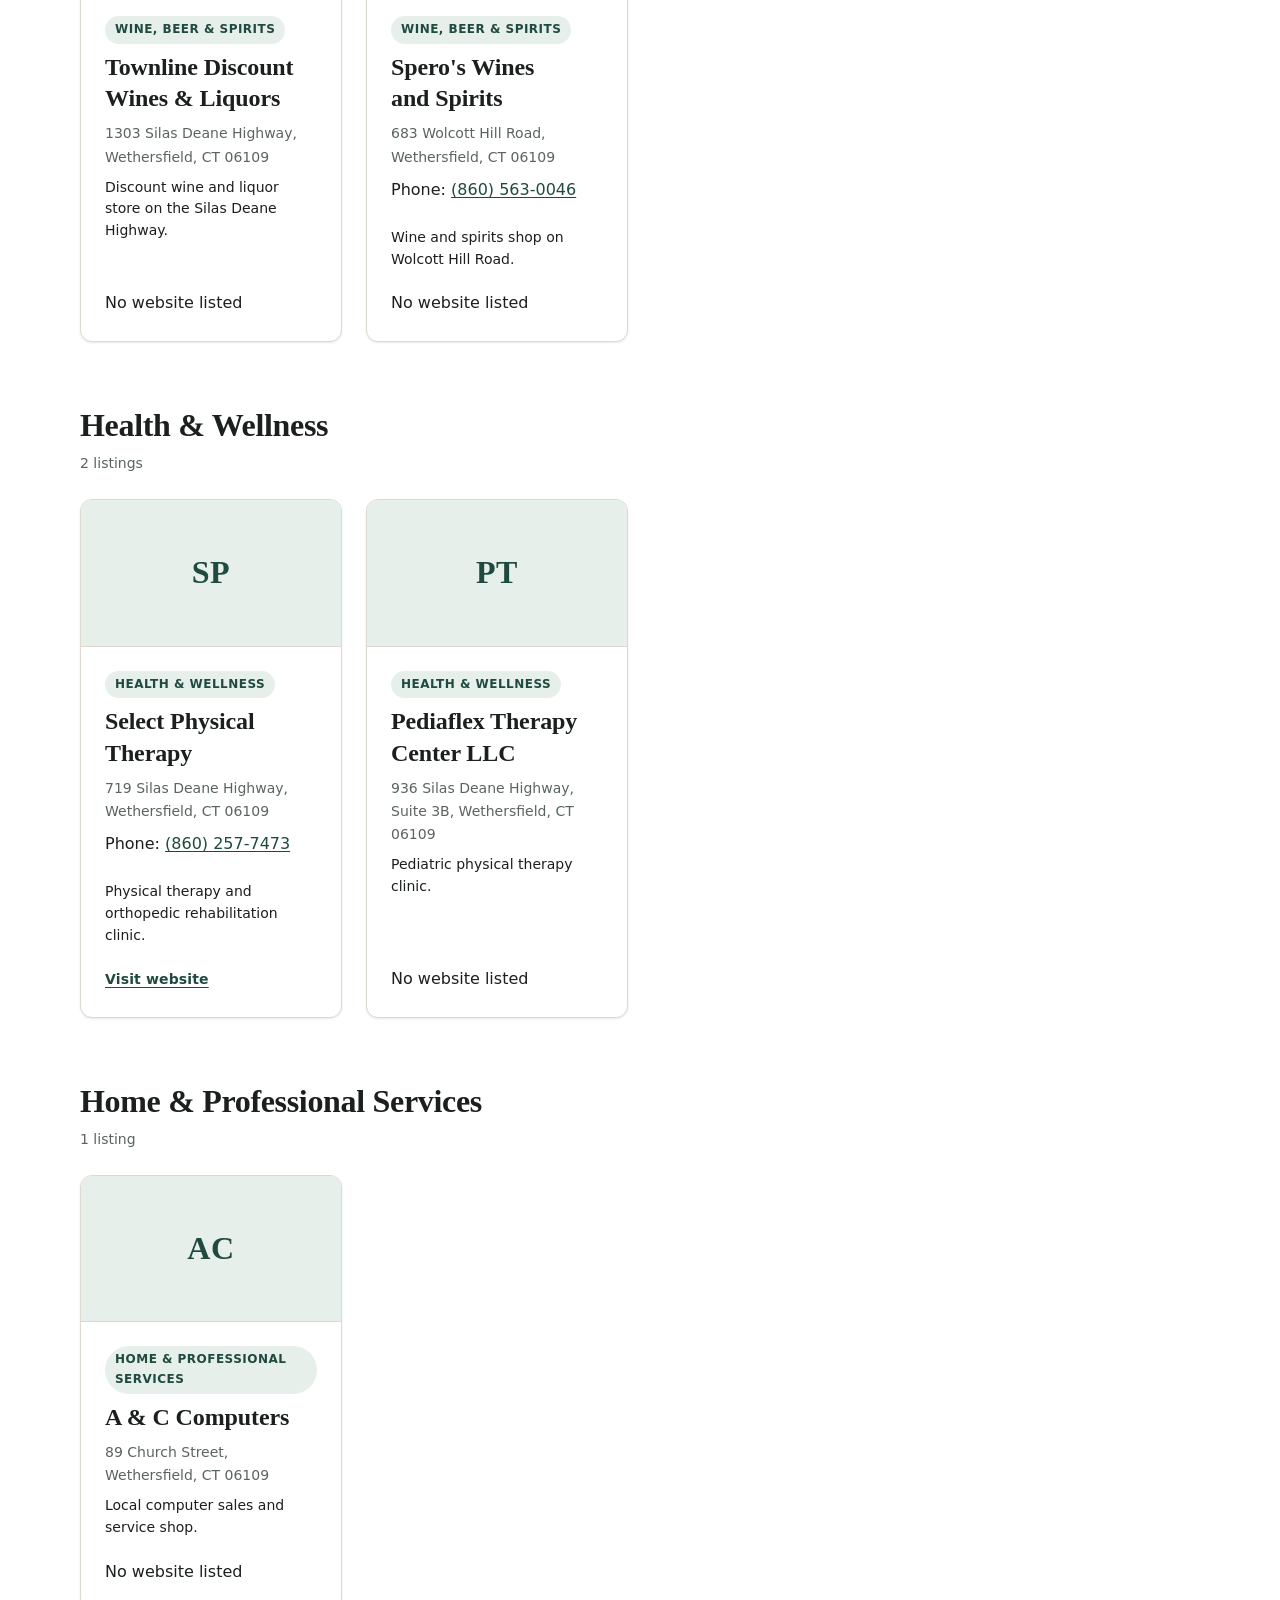
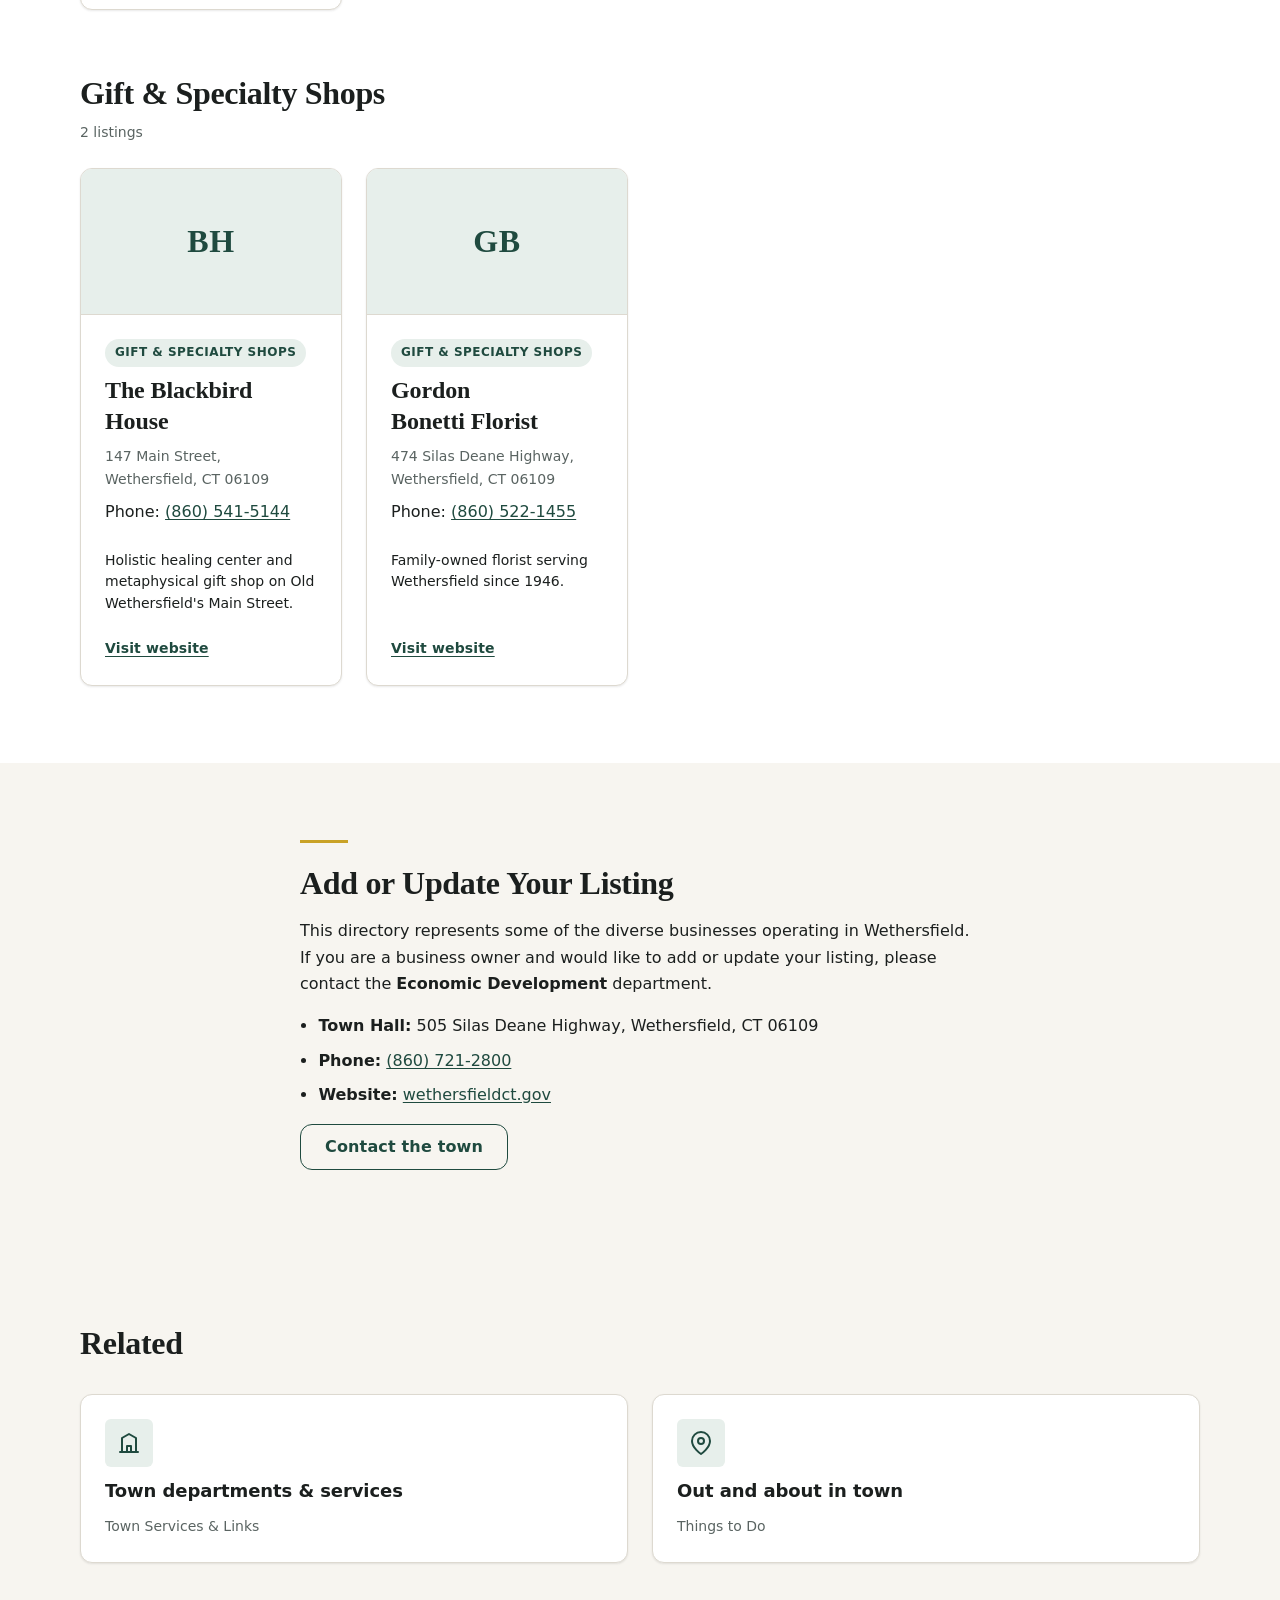
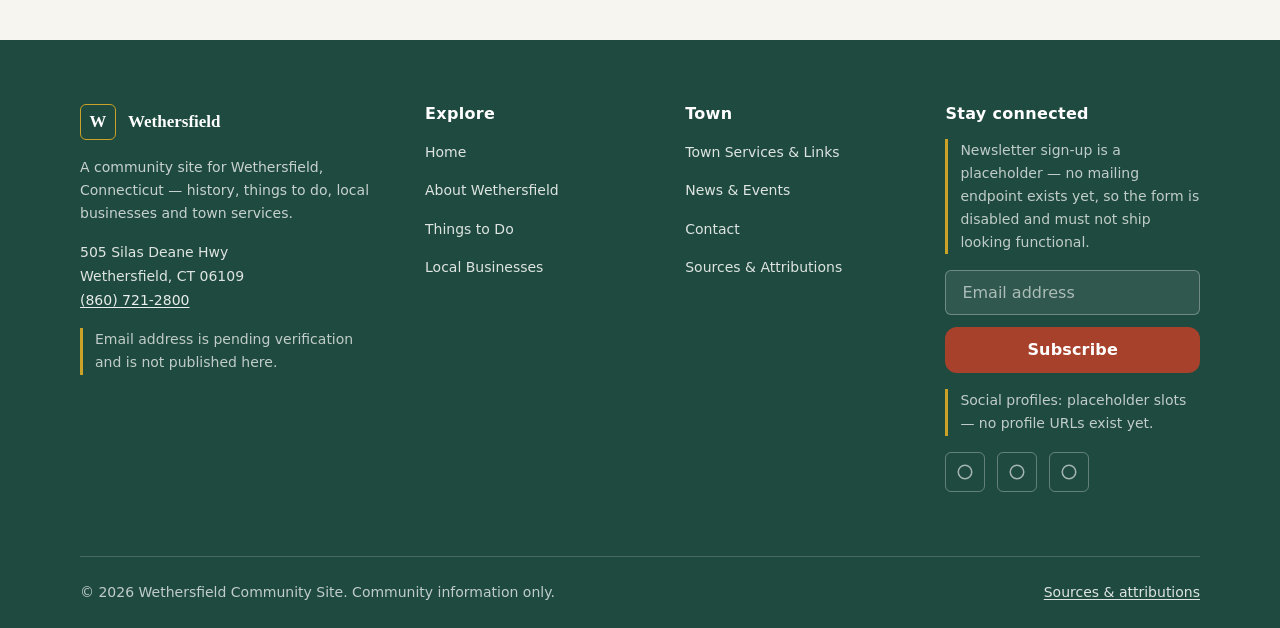
<file: businesses.html>
<!DOCTYPE html>
<html lang="en">
<head>
<meta charset="utf-8">
<meta name="viewport" content="width=device-width, initial-scale=1">
<title>Wethersfield, CT Business Directory — Restaurants, Shops &amp; Services</title>
<meta name="description" content="Browse real local businesses in Wethersfield, CT — restaurants, the oldest seed company in America, wine &amp; spirits shops, health services, and specialty shops.">
<link rel="canonical" href="businesses.html">
<meta name="theme-color" content="#1F4A3F">
<meta property="og:type" content="website">
<meta property="og:site_name" content="Wethersfield Community Site">
<meta property="og:title" content="Wethersfield, CT Business Directory — Restaurants, Shops &amp; Services">
<meta property="og:description" content="Browse real local businesses in Wethersfield, CT — restaurants, the oldest seed company in America, wine &amp; spirits shops, health services, and specialty shops.">
<meta property="og:url" content="businesses.html">
<meta property="og:image" content="images/og-default.svg">
<meta property="og:image:alt" content="Wethersfield, Connecticut">
<meta name="twitter:card" content="summary_large_image">
<link rel="icon" href="images/favicon.svg" type="image/svg+xml">
<link rel="stylesheet" href="css/styles.css">
</head>
<body>
<a class="skip-link" href="#main">Skip to main content</a>

<header class="site-header">
  <div class="container header__inner">
    <a class="brand" href="index.html">
      <span class="brand__mark" aria-hidden="true">W</span>
      <span class="brand__text"><span class="brand__name">Wethersfield</span><span class="brand__sub">Connecticut</span></span>
    </a>
    <nav class="nav" aria-label="Primary">
      <ul class="nav__list">
        <li><a class="nav__link" href="index.html" title="Home">Home</a></li>
        <li><a class="nav__link" href="about.html" title="About Wethersfield">About</a></li>
        <li><a class="nav__link" href="things-to-do.html" title="Things to Do">Things to Do</a></li>
        <li><a class="nav__link" href="businesses.html" aria-current="page" title="Local Businesses">Businesses</a></li>
        <li><a class="nav__link" href="services.html" title="Town Services &amp; Links">Services</a></li>
        <li><a class="nav__link" href="news-events.html" title="News &amp; Events">News &amp; Events</a></li>
        <li><a class="nav__link" href="contact.html" title="Contact">Contact</a></li>
      </ul>
    </nav>
    <div class="header__actions">
      <a class="header__cta" href="contact.html">Add a listing</a>
      <button class="nav-toggle" type="button" aria-expanded="false" aria-controls="mobile-nav" aria-label="Open menu">
        <span class="nav-toggle__bars" aria-hidden="true"><span></span><span></span><span></span></span>
      </button>
    </div>
  </div>
</header>

<div class="mobile-nav" id="mobile-nav" aria-label="Mobile navigation">
  <div class="mobile-nav__top">
    <a class="brand" href="index.html">
      <span class="brand__mark" aria-hidden="true">W</span>
      <span class="brand__text"><span class="brand__name">Wethersfield</span><span class="brand__sub">Connecticut</span></span>
    </a>
    <button class="mobile-nav__close" type="button" aria-label="Close menu">&times;</button>
  </div>
  <nav aria-label="Primary mobile">
    <ul class="mobile-nav__list">
      <li><a class="mobile-nav__link" href="index.html">Home</a></li>
      <li><a class="mobile-nav__link" href="about.html">About</a></li>
      <li><a class="mobile-nav__link" href="things-to-do.html">Things to Do</a></li>
      <li><a class="mobile-nav__link" href="businesses.html" aria-current="page">Local Businesses</a></li>
      <li><a class="mobile-nav__link" href="services.html">Town Services</a></li>
      <li><a class="mobile-nav__link" href="news-events.html">News &amp; Events</a></li>
      <li><a class="mobile-nav__link" href="contact.html">Contact</a></li>
    </ul>
  </nav>
  <div class="mobile-nav__foot"><a class="btn btn--primary" href="contact.html">Add or update a listing</a></div>
</div>

<main id="main">

  <section class="hero--page">
    <div class="container">
      <nav class="breadcrumb" aria-label="Breadcrumb">
        <ol>
          <li><a href="index.html">Home</a></li>
          <li><span aria-current="page">Local Businesses</span></li>
        </ol>
      </nav>
      <h1>Local Businesses in Wethersfield</h1>
      <p class="lede">Support the restaurants, shops, and services that make our community thrive.</p>
      <hr class="rule-brass">
    </div>
  </section>

  <section class="section">
    <div class="container prose">
      <p class="lede">Wethersfield is home to a diverse mix of businesses — from barbecue on Main Street to the oldest seed company in America. Below is a directory of real, currently operating businesses in town, grouped by category.</p>
    </div>
  </section>

  <!-- Directory controls -->
  <div class="filter-bar" id="directory">
    <div class="container">
      <div class="filter-bar__search">
        <svg width="18" height="18" viewBox="0 0 24 24" fill="none" stroke="currentColor" stroke-width="2" stroke-linecap="round" stroke-linejoin="round" aria-hidden="true"><circle cx="11" cy="11" r="7"/><path d="m20 20-3.5-3.5"/></svg>
        <label class="visually-hidden" for="business-search">Search businesses</label>
        <input class="input--search" id="business-search" type="search" placeholder="Search businesses" autocomplete="off">
      </div>

      <div class="chip-row" role="group" aria-label="Filter by category">
        <button class="chip" type="button" data-filter="all" aria-pressed="true">All</button>
        <button class="chip" type="button" data-filter="Restaurants" aria-pressed="false">Restaurants</button>
        <button class="chip" type="button" data-filter="Food, Farms and Country Stores" aria-pressed="false">Food, Farms &amp; Country Stores</button>
        <button class="chip" type="button" data-filter="Wine, Beer and Spirits" aria-pressed="false">Wine, Beer &amp; Spirits</button>
        <button class="chip" type="button" data-filter="Health and Wellness" aria-pressed="false">Health &amp; Wellness</button>
        <button class="chip" type="button" data-filter="Home and Professional Services" aria-pressed="false">Home &amp; Professional Services</button>
        <button class="chip" type="button" data-filter="Gift and Specialty Shops" aria-pressed="false">Gift &amp; Specialty Shops</button>
      </div>

      <p class="result-count" id="result-count" aria-live="polite">14 listings</p>
    </div>
  </div>

  <section class="section" aria-label="Business directory listings">
    <div class="container">
      <div class="notice-band">
        <span class="notice-band__icon" aria-hidden="true">
          <svg width="24" height="24" viewBox="0 0 24 24" fill="none" stroke="currentColor" stroke-width="2" stroke-linecap="round" stroke-linejoin="round"><circle cx="12" cy="12" r="10"/><path d="M12 16v-4"/><path d="M12 8h.01"/></svg>
        </span>
        <div class="notice-band__body">
          <p class="notice-band__title">About this directory</p>
          <p>Listings show only the name, address, phone, website and description present in the source material. No hours or offers are listed because none were provided. Card artwork is a monogram tile, not a photograph of the business.</p>
        </div>
      </div>

      <!-- Empty state (shown by JS when a filter matches nothing) -->
      <div class="empty-state" id="directory-empty" hidden>
        <svg class="empty-state__icon" width="40" height="40" viewBox="0 0 24 24" fill="none" stroke="currentColor" stroke-width="1.75" stroke-linecap="round" stroke-linejoin="round" aria-hidden="true"><circle cx="11" cy="11" r="7"/><path d="m20 20-3.5-3.5"/></svg>
        <h3>No businesses match</h3>
        <p>Try a different search term or clear the category filter.</p>
        <button class="btn btn--secondary" type="button" id="clear-filters">Clear filters</button>
      </div>

      <!-- Restaurants -->
      <div class="category-group" data-category-group="Restaurants">
        <h2>Restaurants</h2>
        <p class="category-group__count">1 listing</p>
        <div class="grid grid--business">

          <article class="card card--business business-card" data-category="Restaurants" data-name="Smoked on Main" data-address="136 Main Street, Wethersfield, CT 06109" data-description="Barbecue and comfort-food restaurant on Old Wethersfield's Main Street.">
            <div class="card__media" role="img" aria-label="Smoked on Main">
              <span class="monogram" aria-hidden="true">SM</span>
            </div>
            <div class="card__body">
              <span class="chip--category">Restaurants</span>
              <h3 class="card__title"><a href="https://smokedonmain.com/" target="_blank" rel="noopener">Smoked on Main</a></h3>
              <p class="card__address tnum">136 Main Street, Wethersfield, CT 06109</p>
              <p class="card__desc">Barbecue and comfort-food restaurant on Old Wethersfield's Main Street.</p>
              <div class="card__foot">
                <a class="btn btn--link" href="https://smokedonmain.com/" target="_blank" rel="noopener">Visit website</a>
              </div>
            </div>
          </article>

        </div>
      </div>

      <!-- Food, Farms and Country Stores -->
      <div class="category-group" data-category-group="Food, Farms and Country Stores">
        <h2>Food, Farms &amp; Country Stores</h2>
        <p class="category-group__count">2 listings</p>
        <div class="grid grid--business">

          <article class="card card--business business-card" data-category="Food, Farms and Country Stores" data-name="The Chas. C. Hart Seed Co." data-address="304 Main Street, Wethersfield, CT 06109" data-description="Family-owned seed company operating since 1892 — the oldest seed company in America.">
            <div class="card__media" role="img" aria-label="The Chas. C. Hart Seed Co.">
              <span class="monogram" aria-hidden="true">HS</span>
            </div>
            <div class="card__body">
              <span class="chip--category">Food, Farms &amp; Country Stores</span>
              <h3 class="card__title"><a href="https://www.hartseed.com/" target="_blank" rel="noopener">The Chas. C. Hart Seed Co.</a></h3>
              <p class="card__address tnum">304 Main Street, Wethersfield, CT 06109</p>
              <p class="card__phone">Phone: <a class="tnum" href="tel:+18605292537">(860) 529-2537</a></p>
              <p class="card__desc">Family-owned seed company operating since 1892 — the oldest seed company in America.</p>
              <div class="card__foot">
                <a class="btn btn--link" href="https://www.hartseed.com/" target="_blank" rel="noopener">Visit website</a>
              </div>
            </div>
          </article>

          <article class="card card--business business-card" data-category="Food, Farms and Country Stores" data-name="Old Wethersfield Country Store" data-address="221 Main Street, Wethersfield, CT 06109" data-description="General store in Old Wethersfield with vintage penny candy, gifts, and local Avery's sodas.">
            <div class="card__media" role="img" aria-label="Old Wethersfield Country Store">
              <span class="monogram" aria-hidden="true">OC</span>
            </div>
            <div class="card__body">
              <span class="chip--category">Food, Farms &amp; Country Stores</span>
              <h3 class="card__title"><a href="https://www.owcsct.com/" target="_blank" rel="noopener">Old Wethersfield Country Store</a></h3>
              <p class="card__address tnum">221 Main Street, Wethersfield, CT 06109</p>
              <p class="card__desc">General store in Old Wethersfield with vintage penny candy, gifts, and local Avery's sodas.</p>
              <div class="card__foot">
                <a class="btn btn--link" href="https://www.owcsct.com/" target="_blank" rel="noopener">Visit website</a>
              </div>
            </div>
          </article>

        </div>
      </div>

      <!-- Wine, Beer and Spirits -->
      <div class="category-group" data-category-group="Wine, Beer and Spirits">
        <h2>Wine, Beer &amp; Spirits</h2>
        <p class="category-group__count">6 listings</p>
        <div class="grid grid--business">

          <article class="card card--business business-card" data-category="Wine, Beer and Spirits" data-name="Steve's Price Cutters Liquors" data-address="154 Silas Deane Highway, Wethersfield, CT 06109" data-description="Package store on the Silas Deane Highway.">
            <div class="card__media" role="img" aria-label="Steve's Price Cutters Liquors">
              <span class="monogram" aria-hidden="true">SP</span>
            </div>
            <div class="card__body">
              <span class="chip--category">Wine, Beer &amp; Spirits</span>
              <h3 class="card__title"><span class="card__title-text">Steve's Price Cutters Liquors</span></h3>
              <p class="card__address tnum">154 Silas Deane Highway, Wethersfield, CT 06109</p>
              <p class="card__phone">Phone: <a class="tnum" href="tel:+18605297005">(860) 529-7005</a></p>
              <p class="card__desc">Package store on the Silas Deane Highway.</p>
              <div class="card__foot">
                <span class="card__noweb">No website listed</span>
              </div>
            </div>
          </article>

          <article class="card card--business business-card" data-category="Wine, Beer and Spirits" data-name="Manousos Wines and Liquors" data-address="398 Silas Deane Highway, Wethersfield, CT 06109" data-description="Wine and liquor shop on the Silas Deane Highway.">
            <div class="card__media" role="img" aria-label="Manousos Wines and Liquors">
              <span class="monogram" aria-hidden="true">MW</span>
            </div>
            <div class="card__body">
              <span class="chip--category">Wine, Beer &amp; Spirits</span>
              <h3 class="card__title"><span class="card__title-text">Manousos Wines and Liquors</span></h3>
              <p class="card__address tnum">398 Silas Deane Highway, Wethersfield, CT 06109</p>
              <p class="card__phone">Phone: <a class="tnum" href="tel:+18605291883">(860) 529-1883</a></p>
              <p class="card__desc">Wine and liquor shop on the Silas Deane Highway.</p>
              <div class="card__foot">
                <span class="card__noweb">No website listed</span>
              </div>
            </div>
          </article>

          <article class="card card--business business-card" data-category="Wine, Beer and Spirits" data-name="Sammy's Buy-Rite Liquors" data-address="808 Silas Deane Highway, Wethersfield, CT 06109" data-description="Liquor store on the Silas Deane Highway.">
            <div class="card__media" role="img" aria-label="Sammy's Buy-Rite Liquors">
              <span class="monogram" aria-hidden="true">SB</span>
            </div>
            <div class="card__body">
              <span class="chip--category">Wine, Beer &amp; Spirits</span>
              <h3 class="card__title"><a href="https://buyritewethersfield.com/" target="_blank" rel="noopener">Sammy's Buy-Rite Liquors</a></h3>
              <p class="card__address tnum">808 Silas Deane Highway, Wethersfield, CT 06109</p>
              <p class="card__desc">Liquor store on the Silas Deane Highway.</p>
              <div class="card__foot">
                <a class="btn btn--link" href="https://buyritewethersfield.com/" target="_blank" rel="noopener">Visit website</a>
              </div>
            </div>
          </article>

          <article class="card card--business business-card" data-category="Wine, Beer and Spirits" data-name="Wethersfield Liquors" data-address="1101 Silas Deane Highway, Wethersfield, CT 06109" data-description="Package store on the Silas Deane Highway.">
            <div class="card__media" role="img" aria-label="Wethersfield Liquors">
              <span class="monogram" aria-hidden="true">WL</span>
            </div>
            <div class="card__body">
              <span class="chip--category">Wine, Beer &amp; Spirits</span>
              <h3 class="card__title"><span class="card__title-text">Wethersfield Liquors</span></h3>
              <p class="card__address tnum">1101 Silas Deane Highway, Wethersfield, CT 06109</p>
              <p class="card__desc">Package store on the Silas Deane Highway.</p>
              <div class="card__foot">
                <span class="card__noweb">No website listed</span>
              </div>
            </div>
          </article>

          <article class="card card--business business-card" data-category="Wine, Beer and Spirits" data-name="Townline Discount Wines &amp; Liquors" data-address="1303 Silas Deane Highway, Wethersfield, CT 06109" data-description="Discount wine and liquor store on the Silas Deane Highway.">
            <div class="card__media" role="img" aria-label="Townline Discount Wines &amp; Liquors">
              <span class="monogram" aria-hidden="true">TD</span>
            </div>
            <div class="card__body">
              <span class="chip--category">Wine, Beer &amp; Spirits</span>
              <h3 class="card__title"><span class="card__title-text">Townline Discount Wines &amp; Liquors</span></h3>
              <p class="card__address tnum">1303 Silas Deane Highway, Wethersfield, CT 06109</p>
              <p class="card__desc">Discount wine and liquor store on the Silas Deane Highway.</p>
              <div class="card__foot">
                <span class="card__noweb">No website listed</span>
              </div>
            </div>
          </article>

          <article class="card card--business business-card" data-category="Wine, Beer and Spirits" data-name="Spero's Wines and Spirits" data-address="683 Wolcott Hill Road, Wethersfield, CT 06109" data-description="Wine and spirits shop on Wolcott Hill Road.">
            <div class="card__media" role="img" aria-label="Spero's Wines and Spirits">
              <span class="monogram" aria-hidden="true">SW</span>
            </div>
            <div class="card__body">
              <span class="chip--category">Wine, Beer &amp; Spirits</span>
              <h3 class="card__title"><span class="card__title-text">Spero's Wines and Spirits</span></h3>
              <p class="card__address tnum">683 Wolcott Hill Road, Wethersfield, CT 06109</p>
              <p class="card__phone">Phone: <a class="tnum" href="tel:+18605630046">(860) 563-0046</a></p>
              <p class="card__desc">Wine and spirits shop on Wolcott Hill Road.</p>
              <div class="card__foot">
                <span class="card__noweb">No website listed</span>
              </div>
            </div>
          </article>

        </div>
      </div>

      <!-- Health and Wellness -->
      <div class="category-group" data-category-group="Health and Wellness">
        <h2>Health &amp; Wellness</h2>
        <p class="category-group__count">2 listings</p>
        <div class="grid grid--business">

          <article class="card card--business business-card" data-category="Health and Wellness" data-name="Select Physical Therapy" data-address="719 Silas Deane Highway, Wethersfield, CT 06109" data-description="Physical therapy and orthopedic rehabilitation clinic.">
            <div class="card__media" role="img" aria-label="Select Physical Therapy">
              <span class="monogram" aria-hidden="true">SP</span>
            </div>
            <div class="card__body">
              <span class="chip--category">Health &amp; Wellness</span>
              <h3 class="card__title"><a href="https://www.selectphysicaltherapy.com/contact/find-a-location/ct/wethersfield/wethersfield/" target="_blank" rel="noopener">Select Physical Therapy</a></h3>
              <p class="card__address tnum">719 Silas Deane Highway, Wethersfield, CT 06109</p>
              <p class="card__phone">Phone: <a class="tnum" href="tel:+18602577473">(860) 257-7473</a></p>
              <p class="card__desc">Physical therapy and orthopedic rehabilitation clinic.</p>
              <div class="card__foot">
                <a class="btn btn--link" href="https://www.selectphysicaltherapy.com/contact/find-a-location/ct/wethersfield/wethersfield/" target="_blank" rel="noopener">Visit website</a>
              </div>
            </div>
          </article>

          <article class="card card--business business-card" data-category="Health and Wellness" data-name="Pediaflex Therapy Center LLC" data-address="936 Silas Deane Highway, Suite 3B, Wethersfield, CT 06109" data-description="Pediatric physical therapy clinic.">
            <div class="card__media" role="img" aria-label="Pediaflex Therapy Center LLC">
              <span class="monogram" aria-hidden="true">PT</span>
            </div>
            <div class="card__body">
              <span class="chip--category">Health &amp; Wellness</span>
              <h3 class="card__title"><span class="card__title-text">Pediaflex Therapy Center LLC</span></h3>
              <p class="card__address tnum">936 Silas Deane Highway, Suite 3B, Wethersfield, CT 06109</p>
              <p class="card__desc">Pediatric physical therapy clinic.</p>
              <div class="card__foot">
                <span class="card__noweb">No website listed</span>
              </div>
            </div>
          </article>

        </div>
      </div>

      <!-- Home and Professional Services -->
      <div class="category-group" data-category-group="Home and Professional Services">
        <h2>Home &amp; Professional Services</h2>
        <p class="category-group__count">1 listing</p>
        <div class="grid grid--business">

          <article class="card card--business business-card" data-category="Home and Professional Services" data-name="A &amp; C Computers" data-address="89 Church Street, Wethersfield, CT 06109" data-description="Local computer sales and service shop.">
            <div class="card__media" role="img" aria-label="A &amp; C Computers">
              <span class="monogram" aria-hidden="true">AC</span>
            </div>
            <div class="card__body">
              <span class="chip--category">Home &amp; Professional Services</span>
              <h3 class="card__title"><span class="card__title-text">A &amp; C Computers</span></h3>
              <p class="card__address tnum">89 Church Street, Wethersfield, CT 06109</p>
              <p class="card__desc">Local computer sales and service shop.</p>
              <div class="card__foot">
                <span class="card__noweb">No website listed</span>
              </div>
            </div>
          </article>

        </div>
      </div>

      <!-- Gift and Specialty Shops -->
      <div class="category-group" data-category-group="Gift and Specialty Shops">
        <h2>Gift &amp; Specialty Shops</h2>
        <p class="category-group__count">2 listings</p>
        <div class="grid grid--business">

          <article class="card card--business business-card" data-category="Gift and Specialty Shops" data-name="The Blackbird House" data-address="147 Main Street, Wethersfield, CT 06109" data-description="Holistic healing center and metaphysical gift shop on Old Wethersfield's Main Street.">
            <div class="card__media" role="img" aria-label="The Blackbird House">
              <span class="monogram" aria-hidden="true">BH</span>
            </div>
            <div class="card__body">
              <span class="chip--category">Gift &amp; Specialty Shops</span>
              <h3 class="card__title"><a href="https://www.theblackbirdhouse.com/" target="_blank" rel="noopener">The Blackbird House</a></h3>
              <p class="card__address tnum">147 Main Street, Wethersfield, CT 06109</p>
              <p class="card__phone">Phone: <a class="tnum" href="tel:+18605415144">(860) 541-5144</a></p>
              <p class="card__desc">Holistic healing center and metaphysical gift shop on Old Wethersfield's Main Street.</p>
              <div class="card__foot">
                <a class="btn btn--link" href="https://www.theblackbirdhouse.com/" target="_blank" rel="noopener">Visit website</a>
              </div>
            </div>
          </article>

          <article class="card card--business business-card" data-category="Gift and Specialty Shops" data-name="Gordon Bonetti Florist" data-address="474 Silas Deane Highway, Wethersfield, CT 06109" data-description="Family-owned florist serving Wethersfield since 1946.">
            <div class="card__media" role="img" aria-label="Gordon Bonetti Florist">
              <span class="monogram" aria-hidden="true">GB</span>
            </div>
            <div class="card__body">
              <span class="chip--category">Gift &amp; Specialty Shops</span>
              <h3 class="card__title"><a href="https://www.gordonbonettiflorist.com/" target="_blank" rel="noopener">Gordon Bonetti Florist</a></h3>
              <p class="card__address tnum">474 Silas Deane Highway, Wethersfield, CT 06109</p>
              <p class="card__phone">Phone: <a class="tnum" href="tel:+18605221455">(860) 522-1455</a></p>
              <p class="card__desc">Family-owned florist serving Wethersfield since 1946.</p>
              <div class="card__foot">
                <a class="btn btn--link" href="https://www.gordonbonettiflorist.com/" target="_blank" rel="noopener">Visit website</a>
              </div>
            </div>
          </article>

        </div>
      </div>

    </div>
  </section>

  <section class="section section--alt" aria-labelledby="add-listing">
    <div class="container prose">
      <h2 id="add-listing">Add or Update Your Listing</h2>
      <p>This directory represents some of the diverse businesses operating in Wethersfield. If you are a business owner and would like to add or update your listing, please contact the <strong>Economic Development</strong> department.</p>
      <ul>
        <li><strong>Town Hall:</strong> 505 Silas Deane Highway, Wethersfield, CT 06109</li>
        <li><strong>Phone:</strong> <a class="tnum" href="tel:+18607212800">(860) 721-2800</a></li>
        <li><strong>Website:</strong> <a href="https://wethersfieldct.gov" target="_blank" rel="noopener">wethersfieldct.gov</a></li>
      </ul>
      <p><a class="btn btn--secondary" href="contact.html">Contact the town</a></p>
    </div>
  </section>

  <section class="section cross-links" aria-labelledby="related-title">
    <div class="container">
      <h2 id="related-title">Related</h2>
      <div class="grid grid--cards-2">
        <a class="tile" href="services.html">
          <span class="icon-tile" aria-hidden="true">
            <svg width="24" height="24" viewBox="0 0 24 24" fill="none" stroke="currentColor" stroke-width="2" stroke-linecap="round" stroke-linejoin="round"><path d="M3 21h18"/><path d="M5 21V7l7-4 7 4v14"/><path d="M10 21v-6h4v6"/></svg>
          </span>
          <h3>Town departments &amp; services</h3>
          <p>Town Services &amp; Links</p>
        </a>
        <a class="tile" href="things-to-do.html">
          <span class="icon-tile" aria-hidden="true">
            <svg width="24" height="24" viewBox="0 0 24 24" fill="none" stroke="currentColor" stroke-width="2" stroke-linecap="round" stroke-linejoin="round"><path d="M21 10c0 7-9 13-9 13s-9-6-9-13a9 9 0 0 1 18 0z"/><circle cx="12" cy="10" r="3"/></svg>
          </span>
          <h3>Out and about in town</h3>
          <p>Things to Do</p>
        </a>
      </div>
    </div>
  </section>

</main>

<footer class="site-footer">
  <div class="container">
    <div class="footer__grid">
      <div>
        <div class="footer__brand">
          <span class="brand__mark" aria-hidden="true">W</span>
          <span style="font-family:var(--font-display);font-size:1.0625rem;font-weight:600;">Wethersfield</span>
        </div>
        <p class="footer__scope">A community site for Wethersfield, Connecticut — history, things to do, local businesses and town services.</p>
        <address>
          505 Silas Deane Hwy<br>
          Wethersfield, CT 06109<br>
          <a class="tnum" href="tel:+18607212800">(860) 721-2800</a>
        </address>
        <p class="footer__placeholder" style="margin-top:var(--space-4);">Email address is pending verification and is not published here.</p>
      </div>
      <div>
        <h2>Explore</h2>
        <ul class="footer__list">
          <li><a href="index.html">Home</a></li>
          <li><a href="about.html">About Wethersfield</a></li>
          <li><a href="things-to-do.html">Things to Do</a></li>
          <li><a href="businesses.html">Local Businesses</a></li>
        </ul>
      </div>
      <div>
        <h2>Town</h2>
        <ul class="footer__list">
          <li><a href="services.html">Town Services &amp; Links</a></li>
          <li><a href="news-events.html">News &amp; Events</a></li>
          <li><a href="contact.html">Contact</a></li>
          <li><a href="sources.html">Sources &amp; Attributions</a></li>
        </ul>
      </div>
      <div>
        <h2>Stay connected</h2>
        <p class="footer__placeholder">Newsletter sign-up is a placeholder — no mailing endpoint exists yet, so the form is disabled and must not ship looking functional.</p>
        <form class="footer__form" aria-label="Newsletter sign-up (placeholder, disabled)">
          <label class="visually-hidden" for="footer-email">Email address</label>
          <input class="input" id="footer-email" name="email" type="email" placeholder="Email address" disabled>
          <button class="btn btn--primary" type="submit" disabled>Subscribe</button>
        </form>
        <p class="footer__placeholder" style="margin-top:var(--space-4);">Social profiles: placeholder slots — no profile URLs exist yet.</p>
        <ul class="footer__social" aria-label="Social profiles (placeholder)">
          <li aria-hidden="true"><svg width="18" height="18" viewBox="0 0 24 24" fill="none" stroke="currentColor" stroke-width="2"><circle cx="12" cy="12" r="9"/></svg></li>
          <li aria-hidden="true"><svg width="18" height="18" viewBox="0 0 24 24" fill="none" stroke="currentColor" stroke-width="2"><circle cx="12" cy="12" r="9"/></svg></li>
          <li aria-hidden="true"><svg width="18" height="18" viewBox="0 0 24 24" fill="none" stroke="currentColor" stroke-width="2"><circle cx="12" cy="12" r="9"/></svg></li>
        </ul>
      </div>
    </div>
    <div class="footer__bar">
      <p style="margin:0;">&copy; 2026 Wethersfield Community Site. Community information only.</p>
      <a href="sources.html">Sources &amp; attributions</a>
    </div>
  </div>
</footer>

<script src="js/app.js" defer></script>
</body>
</html>
</file>
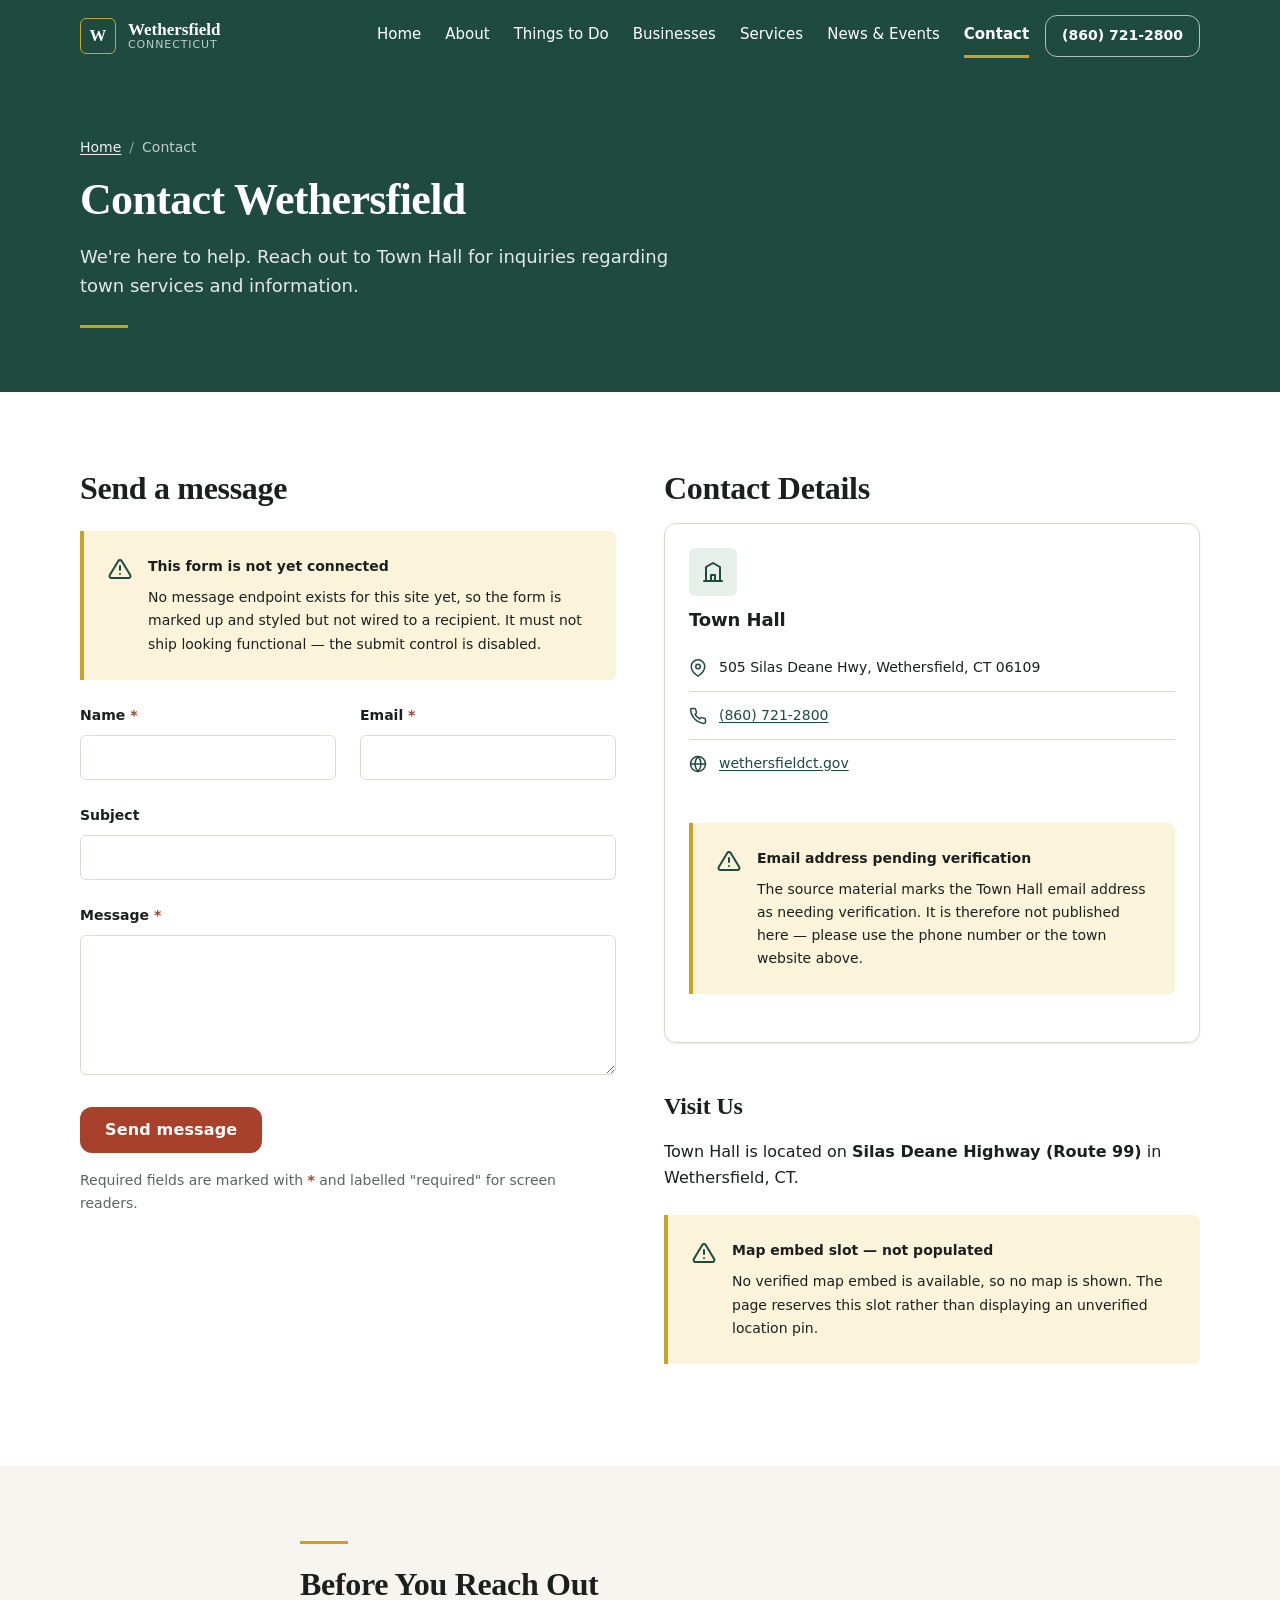
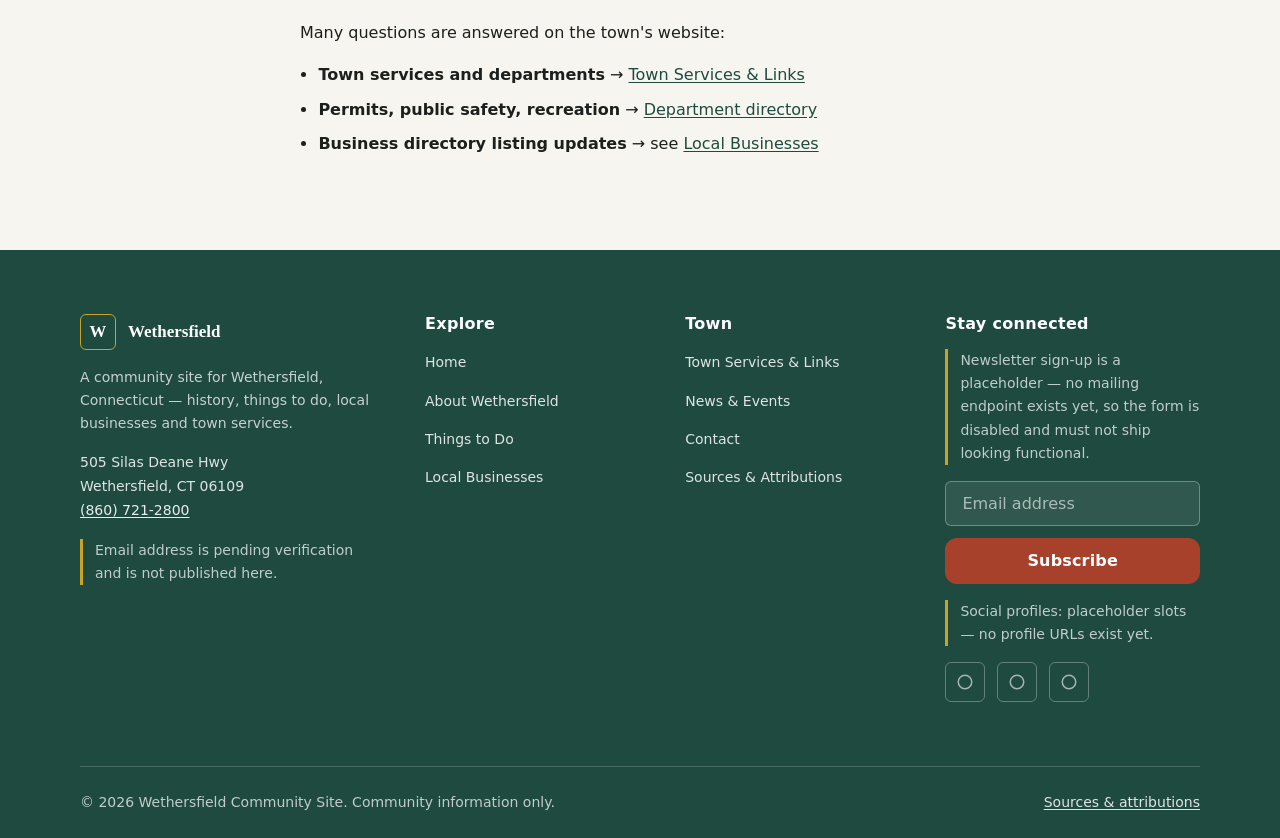
<file: contact.html>
<!DOCTYPE html>
<html lang="en">
<head>
<meta charset="utf-8">
<meta name="viewport" content="width=device-width, initial-scale=1">
<title>Contact Wethersfield Town Hall — Address, Phone &amp; Website</title>
<meta name="description" content="Contact Wethersfield, CT Town Hall at 505 Silas Deane Hwy, Wethersfield, CT 06109, or call (860) 721-2800. Official website: wethersfieldct.gov.">
<link rel="canonical" href="contact.html">
<meta name="theme-color" content="#1F4A3F">
<meta property="og:type" content="website">
<meta property="og:site_name" content="Wethersfield Community Site">
<meta property="og:title" content="Contact Wethersfield Town Hall — Address, Phone &amp; Website">
<meta property="og:description" content="Contact Wethersfield, CT Town Hall at 505 Silas Deane Hwy, Wethersfield, CT 06109, or call (860) 721-2800. Official website: wethersfieldct.gov.">
<meta property="og:url" content="contact.html">
<meta property="og:image" content="images/og-default.svg">
<meta property="og:image:alt" content="Wethersfield, Connecticut">
<meta name="twitter:card" content="summary_large_image">
<link rel="icon" href="images/favicon.svg" type="image/svg+xml">
<link rel="stylesheet" href="css/styles.css">
</head>
<body>
<a class="skip-link" href="#main">Skip to main content</a>

<header class="site-header">
  <div class="container header__inner">
    <a class="brand" href="index.html">
      <span class="brand__mark" aria-hidden="true">W</span>
      <span class="brand__text"><span class="brand__name">Wethersfield</span><span class="brand__sub">Connecticut</span></span>
    </a>
    <nav class="nav" aria-label="Primary">
      <ul class="nav__list">
        <li><a class="nav__link" href="index.html" title="Home">Home</a></li>
        <li><a class="nav__link" href="about.html" title="About Wethersfield">About</a></li>
        <li><a class="nav__link" href="things-to-do.html" title="Things to Do">Things to Do</a></li>
        <li><a class="nav__link" href="businesses.html" title="Local Businesses">Businesses</a></li>
        <li><a class="nav__link" href="services.html" title="Town Services &amp; Links">Services</a></li>
        <li><a class="nav__link" href="news-events.html" title="News &amp; Events">News &amp; Events</a></li>
        <li><a class="nav__link" href="contact.html" aria-current="page" title="Contact">Contact</a></li>
      </ul>
    </nav>
    <div class="header__actions">
      <a class="header__cta" href="tel:+18607212800">(860) 721-2800</a>
      <button class="nav-toggle" type="button" aria-expanded="false" aria-controls="mobile-nav" aria-label="Open menu">
        <span class="nav-toggle__bars" aria-hidden="true"><span></span><span></span><span></span></span>
      </button>
    </div>
  </div>
</header>

<div class="mobile-nav" id="mobile-nav" aria-label="Mobile navigation">
  <div class="mobile-nav__top">
    <a class="brand" href="index.html">
      <span class="brand__mark" aria-hidden="true">W</span>
      <span class="brand__text"><span class="brand__name">Wethersfield</span><span class="brand__sub">Connecticut</span></span>
    </a>
    <button class="mobile-nav__close" type="button" aria-label="Close menu">&times;</button>
  </div>
  <nav aria-label="Primary mobile">
    <ul class="mobile-nav__list">
      <li><a class="mobile-nav__link" href="index.html">Home</a></li>
      <li><a class="mobile-nav__link" href="about.html">About</a></li>
      <li><a class="mobile-nav__link" href="things-to-do.html">Things to Do</a></li>
      <li><a class="mobile-nav__link" href="businesses.html">Local Businesses</a></li>
      <li><a class="mobile-nav__link" href="services.html">Town Services</a></li>
      <li><a class="mobile-nav__link" href="news-events.html">News &amp; Events</a></li>
      <li><a class="mobile-nav__link" href="contact.html" aria-current="page">Contact</a></li>
    </ul>
  </nav>
  <div class="mobile-nav__foot"><a class="btn btn--primary" href="businesses.html">Browse Businesses</a></div>
</div>

<main id="main">

  <section class="hero--page">
    <div class="container">
      <nav class="breadcrumb" aria-label="Breadcrumb">
        <ol>
          <li><a href="index.html">Home</a></li>
          <li><span aria-current="page">Contact</span></li>
        </ol>
      </nav>
      <h1>Contact Wethersfield</h1>
      <p class="lede">We're here to help. Reach out to Town Hall for inquiries regarding town services and information.</p>
      <hr class="rule-brass">
    </div>
  </section>

  <section class="section">
    <div class="container split split--6-6">

      <div>
        <h2>Send a message</h2>
        <div class="notice-band">
          <span class="notice-band__icon" aria-hidden="true">
            <svg width="24" height="24" viewBox="0 0 24 24" fill="none" stroke="currentColor" stroke-width="2" stroke-linecap="round" stroke-linejoin="round"><path d="M10.3 3.9 1.8 18a2 2 0 0 0 1.7 3h17a2 2 0 0 0 1.7-3L13.7 3.9a2 2 0 0 0-3.4 0z"/><path d="M12 9v4"/><path d="M12 17h.01"/></svg>
          </span>
          <div class="notice-band__body">
            <p class="notice-band__title">This form is not yet connected</p>
            <p>No message endpoint exists for this site yet, so the form is marked up and styled but not wired to a recipient. It must not ship looking functional — the submit control is disabled.</p>
          </div>
        </div>

        <form aria-label="Contact form (not yet connected)" novalidate>
          <div class="field-row">
            <div class="field">
              <label for="name">Name <span class="required" aria-hidden="true">*</span><span class="visually-hidden">(required)</span></label>
              <input class="input" id="name" name="name" type="text" autocomplete="name" required>
            </div>
            <div class="field">
              <label for="email">Email <span class="required" aria-hidden="true">*</span><span class="visually-hidden">(required)</span></label>
              <input class="input" id="email" name="email" type="email" autocomplete="email" required>
            </div>
          </div>
          <div class="field">
            <label for="subject">Subject</label>
            <input class="input" id="subject" name="subject" type="text">
          </div>
          <div class="field">
            <label for="message">Message <span class="required" aria-hidden="true">*</span><span class="visually-hidden">(required)</span></label>
            <textarea class="textarea" id="message" name="message" required></textarea>
          </div>
          <button class="btn btn--primary" type="submit" disabled>Send message</button>
          <p class="form-note">Required fields are marked with <span class="required" aria-hidden="true">*</span> and labelled "required" for screen readers.</p>
        </form>
      </div>

      <div>
        <h2>Contact Details</h2>

        <article class="card card--service">
          <span class="icon-tile" aria-hidden="true">
            <svg width="24" height="24" viewBox="0 0 24 24" fill="none" stroke="currentColor" stroke-width="2" stroke-linecap="round" stroke-linejoin="round"><path d="M3 21h18"/><path d="M5 21V7l7-4 7 4v14"/><path d="M10 21v-6h4v6"/></svg>
          </span>
          <h3>Town Hall</h3>
          <ul class="detail-list">
            <li>
              <svg width="18" height="18" viewBox="0 0 24 24" fill="none" stroke="currentColor" stroke-width="2" stroke-linecap="round" stroke-linejoin="round" aria-hidden="true"><path d="M21 10c0 7-9 13-9 13s-9-6-9-13a9 9 0 0 1 18 0z"/><circle cx="12" cy="10" r="3"/></svg>
              <address class="tnum">505 Silas Deane Hwy, Wethersfield, CT 06109</address>
            </li>
            <li>
              <svg width="18" height="18" viewBox="0 0 24 24" fill="none" stroke="currentColor" stroke-width="2" stroke-linecap="round" stroke-linejoin="round" aria-hidden="true"><path d="M22 16.9v3a2 2 0 0 1-2.2 2 19.8 19.8 0 0 1-8.6-3.1 19.5 19.5 0 0 1-6-6A19.8 19.8 0 0 1 2.1 4.2 2 2 0 0 1 4.1 2h3a2 2 0 0 1 2 1.7c.1 1 .4 1.9.7 2.8a2 2 0 0 1-.5 2.1L8.1 9.9a16 16 0 0 0 6 6l1.3-1.3a2 2 0 0 1 2.1-.4c.9.3 1.8.6 2.8.7a2 2 0 0 1 1.7 2z"/></svg>
              <a class="tnum" href="tel:+18607212800">(860) 721-2800</a>
            </li>
            <li>
              <svg width="18" height="18" viewBox="0 0 24 24" fill="none" stroke="currentColor" stroke-width="2" stroke-linecap="round" stroke-linejoin="round" aria-hidden="true"><circle cx="12" cy="12" r="10"/><path d="M2 12h20"/><path d="M12 2a15.3 15.3 0 0 1 4 10 15.3 15.3 0 0 1-4 10 15.3 15.3 0 0 1-4-10 15.3 15.3 0 0 1 4-10z"/></svg>
              <a href="https://wethersfieldct.gov" target="_blank" rel="noopener">wethersfieldct.gov</a>
            </li>
          </ul>

          <div class="notice-band">
            <span class="notice-band__icon" aria-hidden="true">
              <svg width="24" height="24" viewBox="0 0 24 24" fill="none" stroke="currentColor" stroke-width="2" stroke-linecap="round" stroke-linejoin="round"><path d="M10.3 3.9 1.8 18a2 2 0 0 0 1.7 3h17a2 2 0 0 0 1.7-3L13.7 3.9a2 2 0 0 0-3.4 0z"/><path d="M12 9v4"/><path d="M12 17h.01"/></svg>
            </span>
            <div class="notice-band__body">
              <p class="notice-band__title">Email address pending verification</p>
              <p>The source material marks the Town Hall email address as needing verification. It is therefore not published here — please use the phone number or the town website above.</p>
            </div>
          </div>
        </article>

        <h3 style="margin-top:var(--space-7);">Visit Us</h3>
        <p>Town Hall is located on <strong>Silas Deane Highway (Route 99)</strong> in Wethersfield, CT.</p>

        <div class="notice-band">
          <span class="notice-band__icon" aria-hidden="true">
            <svg width="24" height="24" viewBox="0 0 24 24" fill="none" stroke="currentColor" stroke-width="2" stroke-linecap="round" stroke-linejoin="round"><path d="M10.3 3.9 1.8 18a2 2 0 0 0 1.7 3h17a2 2 0 0 0 1.7-3L13.7 3.9a2 2 0 0 0-3.4 0z"/><path d="M12 9v4"/><path d="M12 17h.01"/></svg>
          </span>
          <div class="notice-band__body">
            <p class="notice-band__title">Map embed slot — not populated</p>
            <p>No verified map embed is available, so no map is shown. The page reserves this slot rather than displaying an unverified location pin.</p>
          </div>
        </div>
      </div>

    </div>
  </section>

  <section class="section section--alt" aria-labelledby="before-title">
    <div class="container prose">
      <h2 id="before-title">Before You Reach Out</h2>
      <p>Many questions are answered on the town's website:</p>
      <ul>
        <li><strong>Town services and departments</strong> &rarr; <a href="services.html">Town Services &amp; Links</a></li>
        <li><strong>Permits, public safety, recreation</strong> &rarr; <a href="https://www.wethersfieldct.gov/149/Departments" target="_blank" rel="noopener">Department directory</a></li>
        <li><strong>Business directory listing updates</strong> &rarr; see <a href="businesses.html">Local Businesses</a></li>
      </ul>
    </div>
  </section>

</main>

<footer class="site-footer">
  <div class="container">
    <div class="footer__grid">
      <div>
        <div class="footer__brand">
          <span class="brand__mark" aria-hidden="true">W</span>
          <span style="font-family:var(--font-display);font-size:1.0625rem;font-weight:600;">Wethersfield</span>
        </div>
        <p class="footer__scope">A community site for Wethersfield, Connecticut — history, things to do, local businesses and town services.</p>
        <address>
          505 Silas Deane Hwy<br>
          Wethersfield, CT 06109<br>
          <a class="tnum" href="tel:+18607212800">(860) 721-2800</a>
        </address>
        <p class="footer__placeholder" style="margin-top:var(--space-4);">Email address is pending verification and is not published here.</p>
      </div>
      <div>
        <h2>Explore</h2>
        <ul class="footer__list">
          <li><a href="index.html">Home</a></li>
          <li><a href="about.html">About Wethersfield</a></li>
          <li><a href="things-to-do.html">Things to Do</a></li>
          <li><a href="businesses.html">Local Businesses</a></li>
        </ul>
      </div>
      <div>
        <h2>Town</h2>
        <ul class="footer__list">
          <li><a href="services.html">Town Services &amp; Links</a></li>
          <li><a href="news-events.html">News &amp; Events</a></li>
          <li><a href="contact.html">Contact</a></li>
          <li><a href="sources.html">Sources &amp; Attributions</a></li>
        </ul>
      </div>
      <div>
        <h2>Stay connected</h2>
        <p class="footer__placeholder">Newsletter sign-up is a placeholder — no mailing endpoint exists yet, so the form is disabled and must not ship looking functional.</p>
        <form class="footer__form" aria-label="Newsletter sign-up (placeholder, disabled)">
          <label class="visually-hidden" for="footer-email">Email address</label>
          <input class="input" id="footer-email" name="email" type="email" placeholder="Email address" disabled>
          <button class="btn btn--primary" type="submit" disabled>Subscribe</button>
        </form>
        <p class="footer__placeholder" style="margin-top:var(--space-4);">Social profiles: placeholder slots — no profile URLs exist yet.</p>
        <ul class="footer__social" aria-label="Social profiles (placeholder)">
          <li aria-hidden="true"><svg width="18" height="18" viewBox="0 0 24 24" fill="none" stroke="currentColor" stroke-width="2"><circle cx="12" cy="12" r="9"/></svg></li>
          <li aria-hidden="true"><svg width="18" height="18" viewBox="0 0 24 24" fill="none" stroke="currentColor" stroke-width="2"><circle cx="12" cy="12" r="9"/></svg></li>
          <li aria-hidden="true"><svg width="18" height="18" viewBox="0 0 24 24" fill="none" stroke="currentColor" stroke-width="2"><circle cx="12" cy="12" r="9"/></svg></li>
        </ul>
      </div>
    </div>
    <div class="footer__bar">
      <p style="margin:0;">&copy; 2026 Wethersfield Community Site. Community information only.</p>
      <a href="sources.html">Sources &amp; attributions</a>
    </div>
  </div>
</footer>

<script src="js/app.js" defer></script>
</body>
</html>
</file>
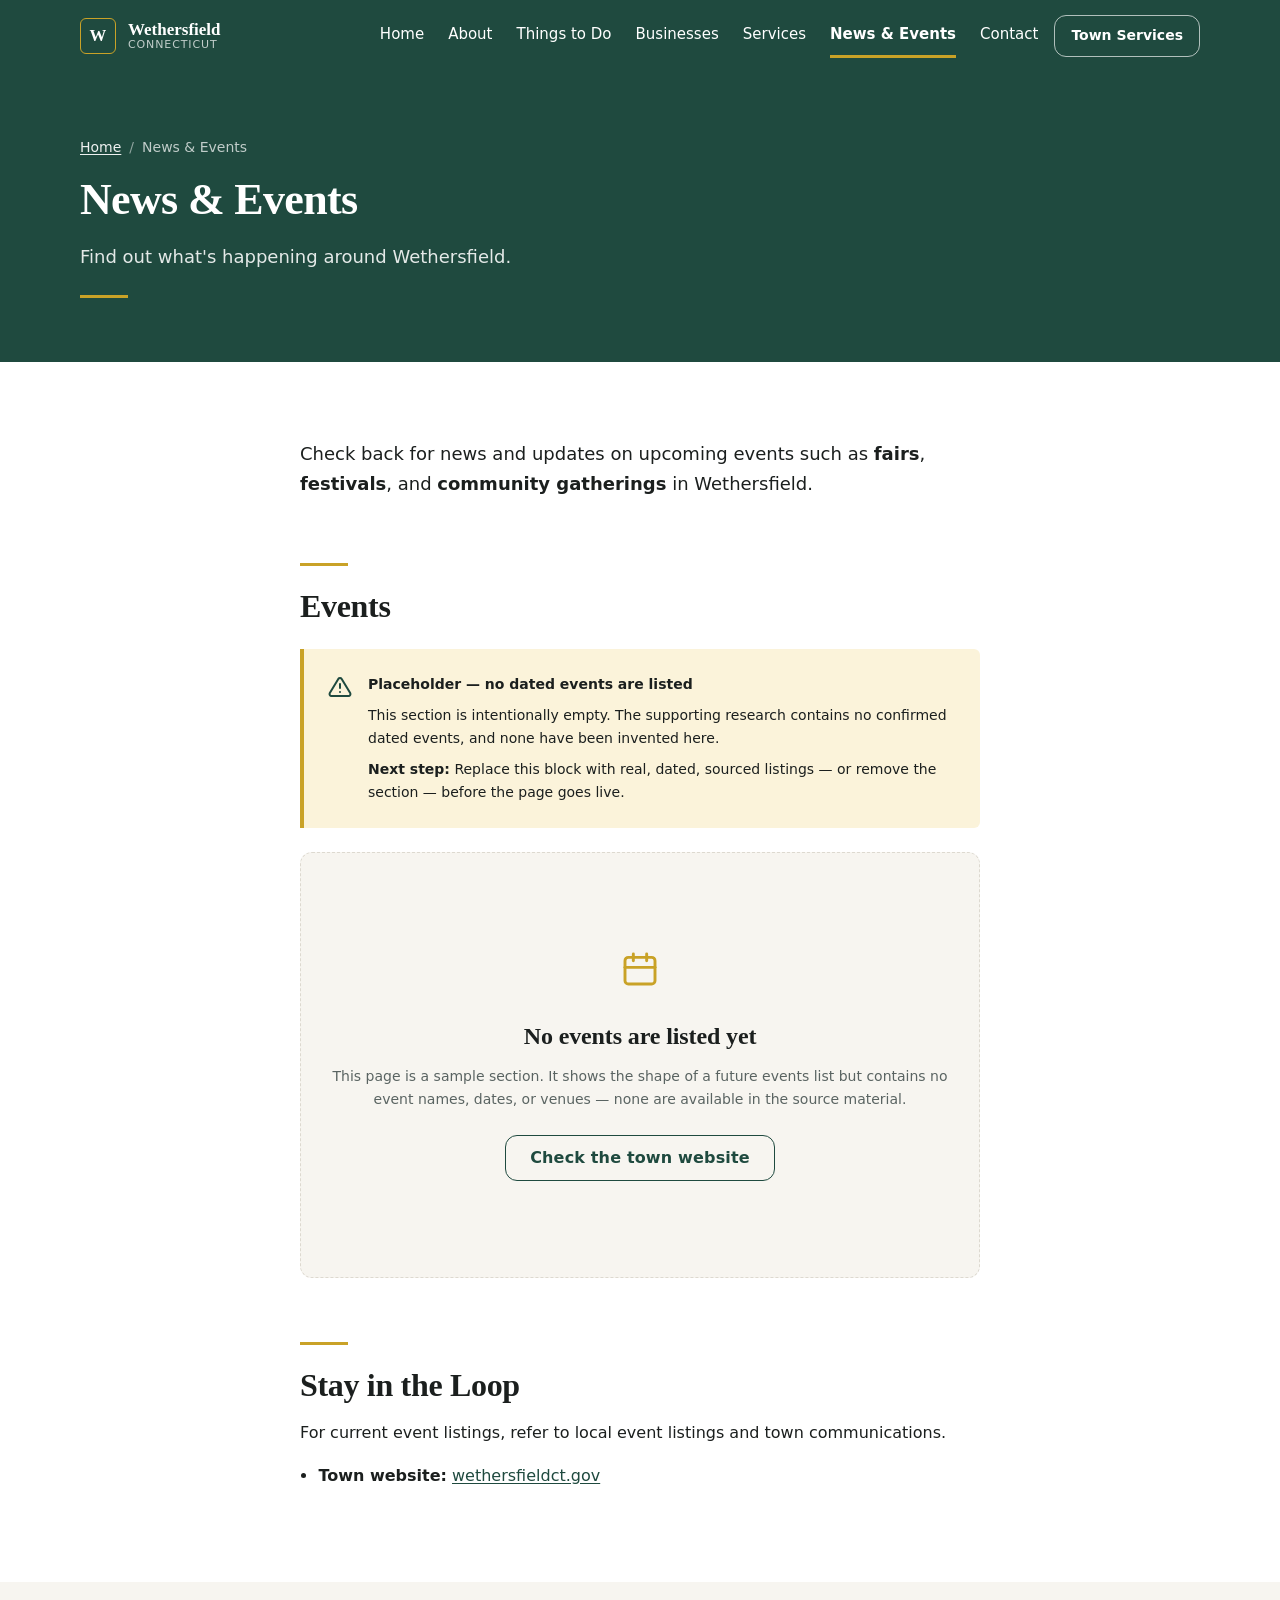
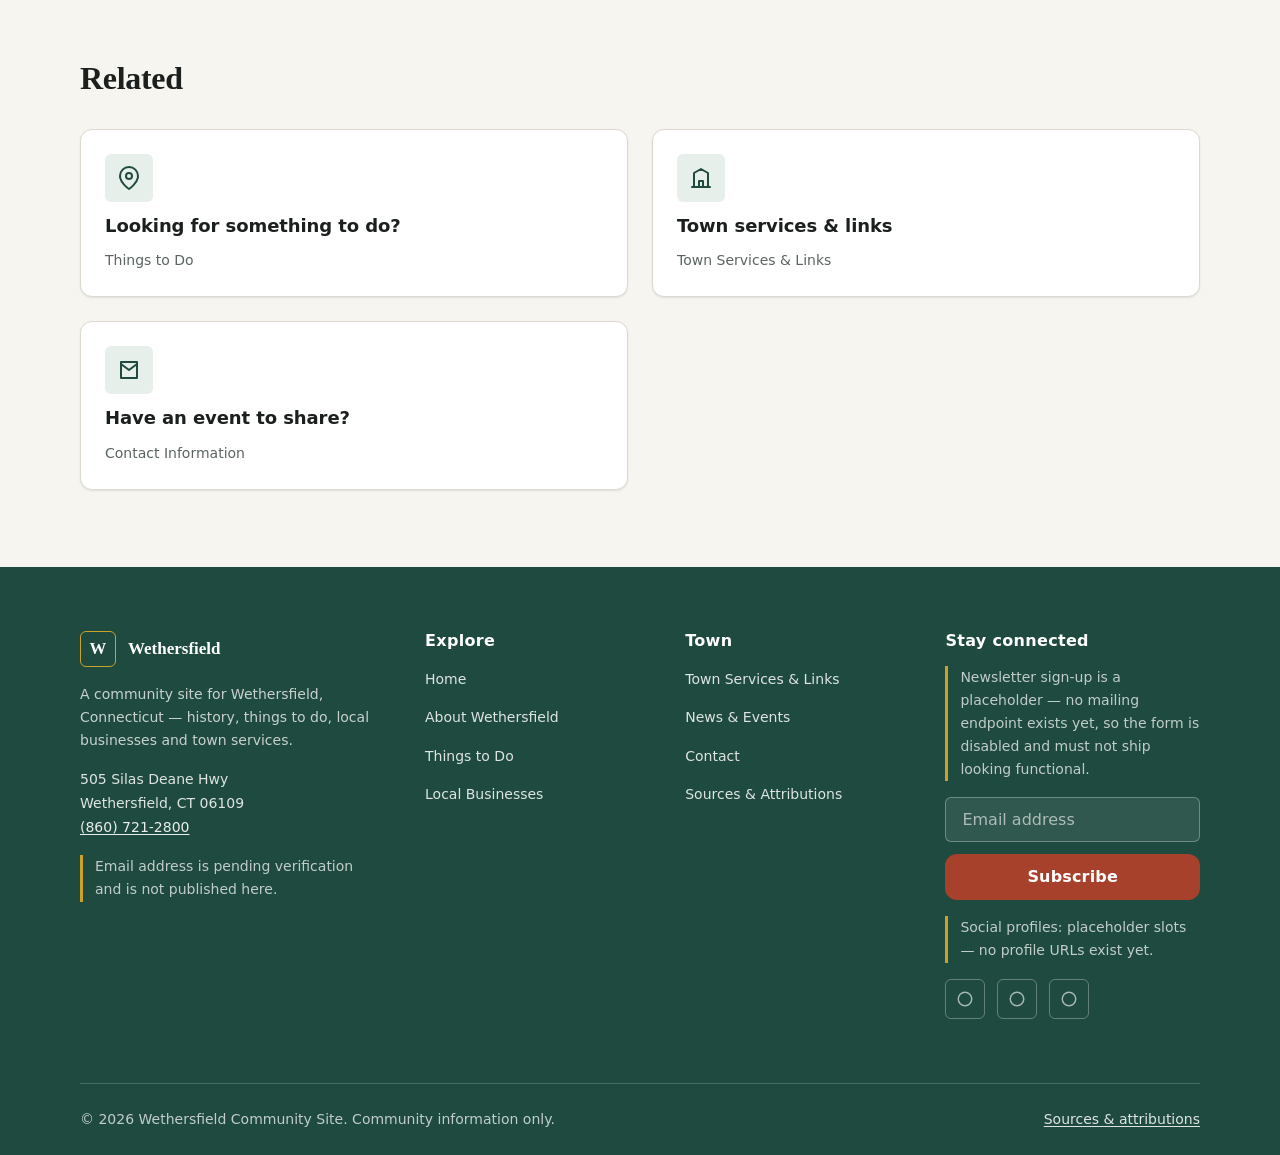
<file: news-events.html>
<!DOCTYPE html>
<html lang="en">
<head>
<meta charset="utf-8">
<meta name="viewport" content="width=device-width, initial-scale=1">
<title>Wethersfield News &amp; Events</title>
<meta name="description" content="Stay up to date with news and community events in Wethersfield, CT. Check back for upcoming fairs, festivals, and community gatherings.">
<link rel="canonical" href="news-events.html">
<meta name="theme-color" content="#1F4A3F">
<meta property="og:type" content="website">
<meta property="og:site_name" content="Wethersfield Community Site">
<meta property="og:title" content="Wethersfield News &amp; Events">
<meta property="og:description" content="Stay up to date with news and community events in Wethersfield, CT. Check back for upcoming fairs, festivals, and community gatherings.">
<meta property="og:url" content="news-events.html">
<meta property="og:image" content="images/og-default.svg">
<meta property="og:image:alt" content="Wethersfield, Connecticut">
<meta name="twitter:card" content="summary_large_image">
<link rel="icon" href="images/favicon.svg" type="image/svg+xml">
<link rel="stylesheet" href="css/styles.css">
</head>
<body>
<a class="skip-link" href="#main">Skip to main content</a>

<header class="site-header">
  <div class="container header__inner">
    <a class="brand" href="index.html">
      <span class="brand__mark" aria-hidden="true">W</span>
      <span class="brand__text"><span class="brand__name">Wethersfield</span><span class="brand__sub">Connecticut</span></span>
    </a>
    <nav class="nav" aria-label="Primary">
      <ul class="nav__list">
        <li><a class="nav__link" href="index.html" title="Home">Home</a></li>
        <li><a class="nav__link" href="about.html" title="About Wethersfield">About</a></li>
        <li><a class="nav__link" href="things-to-do.html" title="Things to Do">Things to Do</a></li>
        <li><a class="nav__link" href="businesses.html" title="Local Businesses">Businesses</a></li>
        <li><a class="nav__link" href="services.html" title="Town Services &amp; Links">Services</a></li>
        <li><a class="nav__link" href="news-events.html" aria-current="page" title="News &amp; Events">News &amp; Events</a></li>
        <li><a class="nav__link" href="contact.html" title="Contact">Contact</a></li>
      </ul>
    </nav>
    <div class="header__actions">
      <a class="header__cta" href="services.html">Town Services</a>
      <button class="nav-toggle" type="button" aria-expanded="false" aria-controls="mobile-nav" aria-label="Open menu">
        <span class="nav-toggle__bars" aria-hidden="true"><span></span><span></span><span></span></span>
      </button>
    </div>
  </div>
</header>

<div class="mobile-nav" id="mobile-nav" aria-label="Mobile navigation">
  <div class="mobile-nav__top">
    <a class="brand" href="index.html">
      <span class="brand__mark" aria-hidden="true">W</span>
      <span class="brand__text"><span class="brand__name">Wethersfield</span><span class="brand__sub">Connecticut</span></span>
    </a>
    <button class="mobile-nav__close" type="button" aria-label="Close menu">&times;</button>
  </div>
  <nav aria-label="Primary mobile">
    <ul class="mobile-nav__list">
      <li><a class="mobile-nav__link" href="index.html">Home</a></li>
      <li><a class="mobile-nav__link" href="about.html">About</a></li>
      <li><a class="mobile-nav__link" href="things-to-do.html">Things to Do</a></li>
      <li><a class="mobile-nav__link" href="businesses.html">Local Businesses</a></li>
      <li><a class="mobile-nav__link" href="services.html">Town Services</a></li>
      <li><a class="mobile-nav__link" href="news-events.html" aria-current="page">News &amp; Events</a></li>
      <li><a class="mobile-nav__link" href="contact.html">Contact</a></li>
    </ul>
  </nav>
  <div class="mobile-nav__foot"><a class="btn btn--primary" href="businesses.html">Browse Businesses</a></div>
</div>

<main id="main">

  <section class="hero--page">
    <div class="container">
      <nav class="breadcrumb" aria-label="Breadcrumb">
        <ol>
          <li><a href="index.html">Home</a></li>
          <li><span aria-current="page">News &amp; Events</span></li>
        </ol>
      </nav>
      <h1>News &amp; Events</h1>
      <p class="lede">Find out what's happening around Wethersfield.</p>
      <hr class="rule-brass">
    </div>
  </section>

  <section class="section">
    <div class="container prose">
      <p class="lede">Check back for news and updates on upcoming events such as <strong>fairs</strong>, <strong>festivals</strong>, and <strong>community gatherings</strong> in Wethersfield.</p>

      <h2 id="events">Events</h2>

      <div class="notice-band">
        <span class="notice-band__icon" aria-hidden="true">
          <svg width="24" height="24" viewBox="0 0 24 24" fill="none" stroke="currentColor" stroke-width="2" stroke-linecap="round" stroke-linejoin="round"><path d="M10.3 3.9 1.8 18a2 2 0 0 0 1.7 3h17a2 2 0 0 0 1.7-3L13.7 3.9a2 2 0 0 0-3.4 0z"/><path d="M12 9v4"/><path d="M12 17h.01"/></svg>
        </span>
        <div class="notice-band__body">
          <p class="notice-band__title">Placeholder — no dated events are listed</p>
          <p>This section is intentionally empty. The supporting research contains no confirmed dated events, and none have been invented here.</p>
          <p><strong>Next step:</strong> Replace this block with real, dated, sourced listings — or remove the section — before the page goes live.</p>
        </div>
      </div>

      <div class="empty-state" role="status">
        <svg class="empty-state__icon" width="40" height="40" viewBox="0 0 24 24" fill="none" stroke="currentColor" stroke-width="1.75" stroke-linecap="round" stroke-linejoin="round" aria-hidden="true"><rect x="3" y="5" width="18" height="16" rx="2"/><path d="M8 3v4"/><path d="M16 3v4"/><path d="M3 11h18"/></svg>
        <h3>No events are listed yet</h3>
        <p>This page is a sample section. It shows the shape of a future events list but contains no event names, dates, or venues — none are available in the source material.</p>
        <a class="btn btn--secondary" href="https://wethersfieldct.gov" target="_blank" rel="noopener">Check the town website</a>
      </div>

      <h2 id="stay-in-the-loop">Stay in the Loop</h2>
      <p>For current event listings, refer to local event listings and town communications.</p>
      <ul>
        <li><strong>Town website:</strong> <a href="https://wethersfieldct.gov" target="_blank" rel="noopener">wethersfieldct.gov</a></li>
      </ul>
    </div>
  </section>

  <section class="section cross-links" aria-labelledby="related-title">
    <div class="container">
      <h2 id="related-title">Related</h2>
      <div class="grid grid--cards-2">
        <a class="tile" href="things-to-do.html">
          <span class="icon-tile" aria-hidden="true">
            <svg width="24" height="24" viewBox="0 0 24 24" fill="none" stroke="currentColor" stroke-width="2" stroke-linecap="round" stroke-linejoin="round"><path d="M21 10c0 7-9 13-9 13s-9-6-9-13a9 9 0 0 1 18 0z"/><circle cx="12" cy="10" r="3"/></svg>
          </span>
          <h3>Looking for something to do?</h3>
          <p>Things to Do</p>
        </a>
        <a class="tile" href="services.html">
          <span class="icon-tile" aria-hidden="true">
            <svg width="24" height="24" viewBox="0 0 24 24" fill="none" stroke="currentColor" stroke-width="2" stroke-linecap="round" stroke-linejoin="round"><path d="M3 21h18"/><path d="M5 21V7l7-4 7 4v14"/><path d="M10 21v-6h4v6"/></svg>
          </span>
          <h3>Town services &amp; links</h3>
          <p>Town Services &amp; Links</p>
        </a>
        <a class="tile" href="contact.html">
          <span class="icon-tile" aria-hidden="true">
            <svg width="24" height="24" viewBox="0 0 24 24" fill="none" stroke="currentColor" stroke-width="2" stroke-linecap="round" stroke-linejoin="round"><path d="M4 4h16v16H4z"/><path d="m4 6 8 6 8-6"/></svg>
          </span>
          <h3>Have an event to share?</h3>
          <p>Contact Information</p>
        </a>
      </div>
    </div>
  </section>

</main>

<footer class="site-footer">
  <div class="container">
    <div class="footer__grid">
      <div>
        <div class="footer__brand">
          <span class="brand__mark" aria-hidden="true">W</span>
          <span style="font-family:var(--font-display);font-size:1.0625rem;font-weight:600;">Wethersfield</span>
        </div>
        <p class="footer__scope">A community site for Wethersfield, Connecticut — history, things to do, local businesses and town services.</p>
        <address>
          505 Silas Deane Hwy<br>
          Wethersfield, CT 06109<br>
          <a class="tnum" href="tel:+18607212800">(860) 721-2800</a>
        </address>
        <p class="footer__placeholder" style="margin-top:var(--space-4);">Email address is pending verification and is not published here.</p>
      </div>
      <div>
        <h2>Explore</h2>
        <ul class="footer__list">
          <li><a href="index.html">Home</a></li>
          <li><a href="about.html">About Wethersfield</a></li>
          <li><a href="things-to-do.html">Things to Do</a></li>
          <li><a href="businesses.html">Local Businesses</a></li>
        </ul>
      </div>
      <div>
        <h2>Town</h2>
        <ul class="footer__list">
          <li><a href="services.html">Town Services &amp; Links</a></li>
          <li><a href="news-events.html">News &amp; Events</a></li>
          <li><a href="contact.html">Contact</a></li>
          <li><a href="sources.html">Sources &amp; Attributions</a></li>
        </ul>
      </div>
      <div>
        <h2>Stay connected</h2>
        <p class="footer__placeholder">Newsletter sign-up is a placeholder — no mailing endpoint exists yet, so the form is disabled and must not ship looking functional.</p>
        <form class="footer__form" aria-label="Newsletter sign-up (placeholder, disabled)">
          <label class="visually-hidden" for="footer-email">Email address</label>
          <input class="input" id="footer-email" name="email" type="email" placeholder="Email address" disabled>
          <button class="btn btn--primary" type="submit" disabled>Subscribe</button>
        </form>
        <p class="footer__placeholder" style="margin-top:var(--space-4);">Social profiles: placeholder slots — no profile URLs exist yet.</p>
        <ul class="footer__social" aria-label="Social profiles (placeholder)">
          <li aria-hidden="true"><svg width="18" height="18" viewBox="0 0 24 24" fill="none" stroke="currentColor" stroke-width="2"><circle cx="12" cy="12" r="9"/></svg></li>
          <li aria-hidden="true"><svg width="18" height="18" viewBox="0 0 24 24" fill="none" stroke="currentColor" stroke-width="2"><circle cx="12" cy="12" r="9"/></svg></li>
          <li aria-hidden="true"><svg width="18" height="18" viewBox="0 0 24 24" fill="none" stroke="currentColor" stroke-width="2"><circle cx="12" cy="12" r="9"/></svg></li>
        </ul>
      </div>
    </div>
    <div class="footer__bar">
      <p style="margin:0;">&copy; 2026 Wethersfield Community Site. Community information only.</p>
      <a href="sources.html">Sources &amp; attributions</a>
    </div>
  </div>
</footer>

<script src="js/app.js" defer></script>
</body>
</html>
</file>
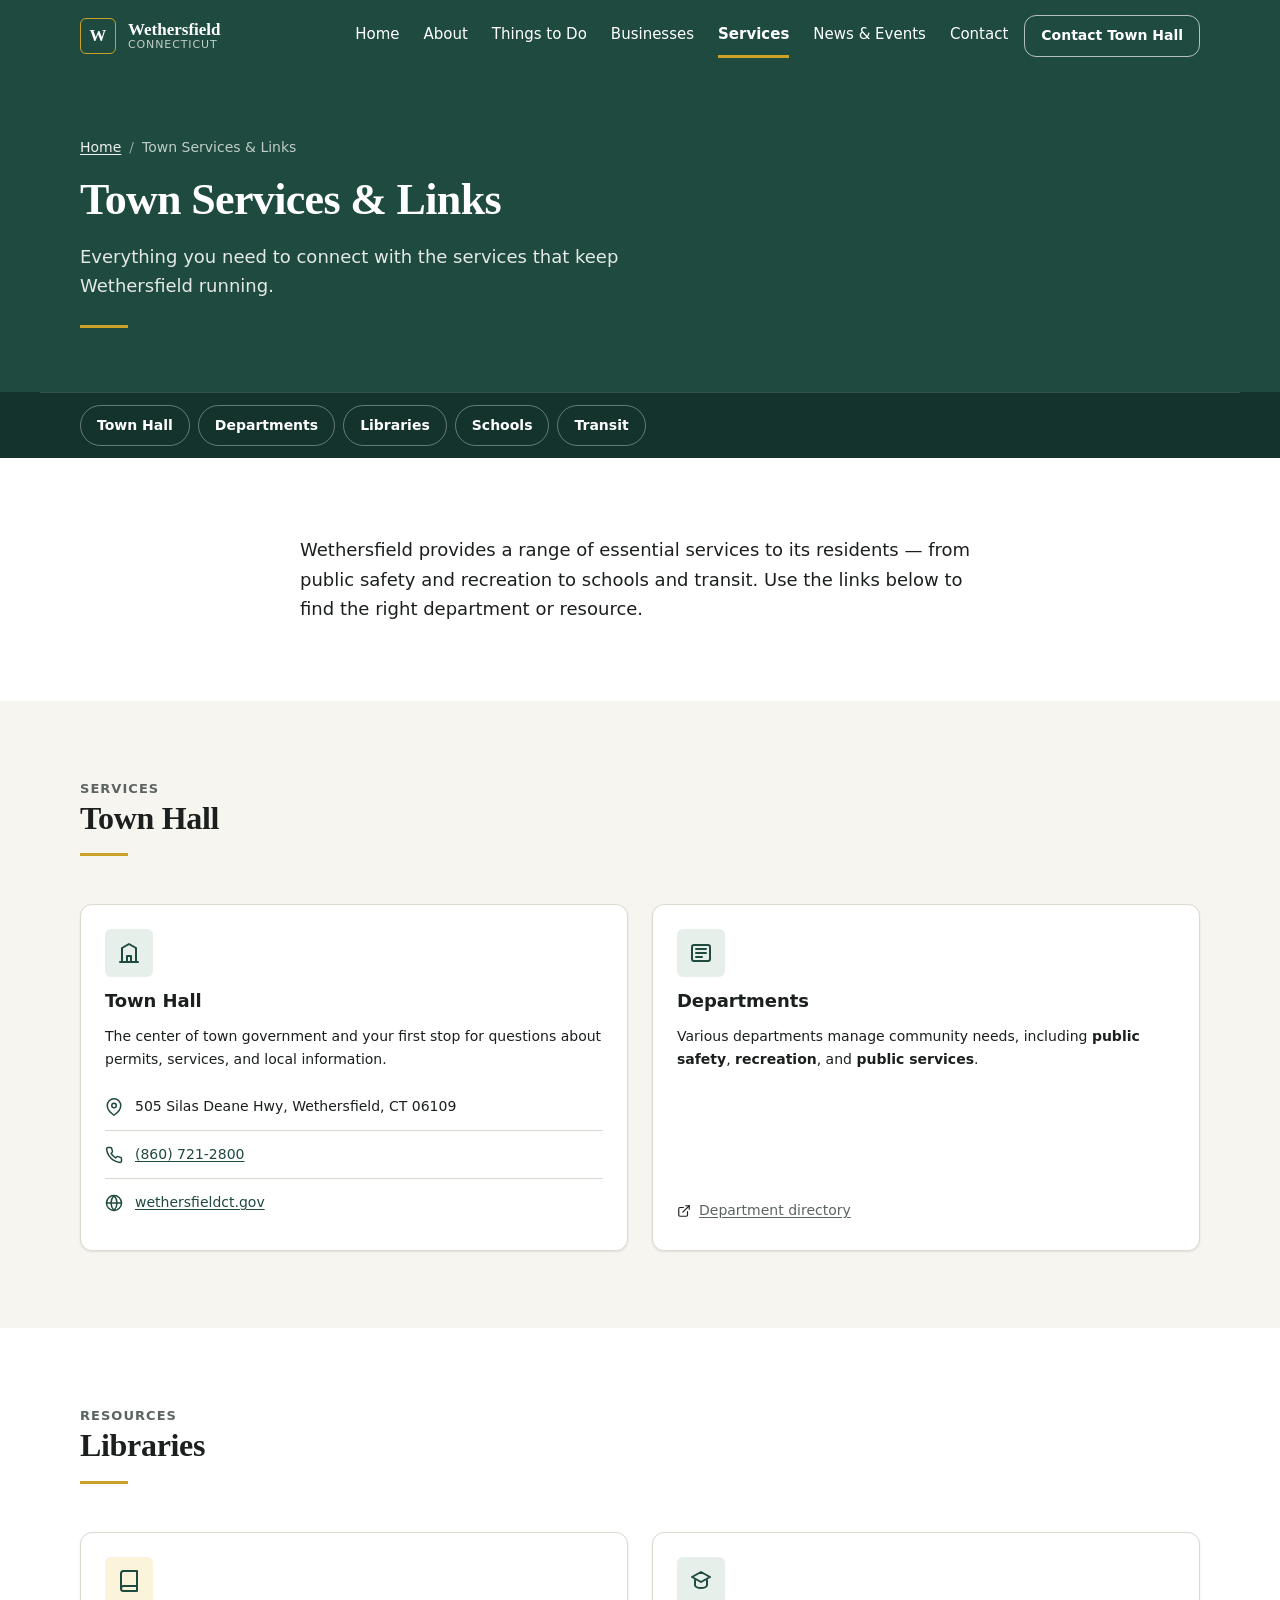
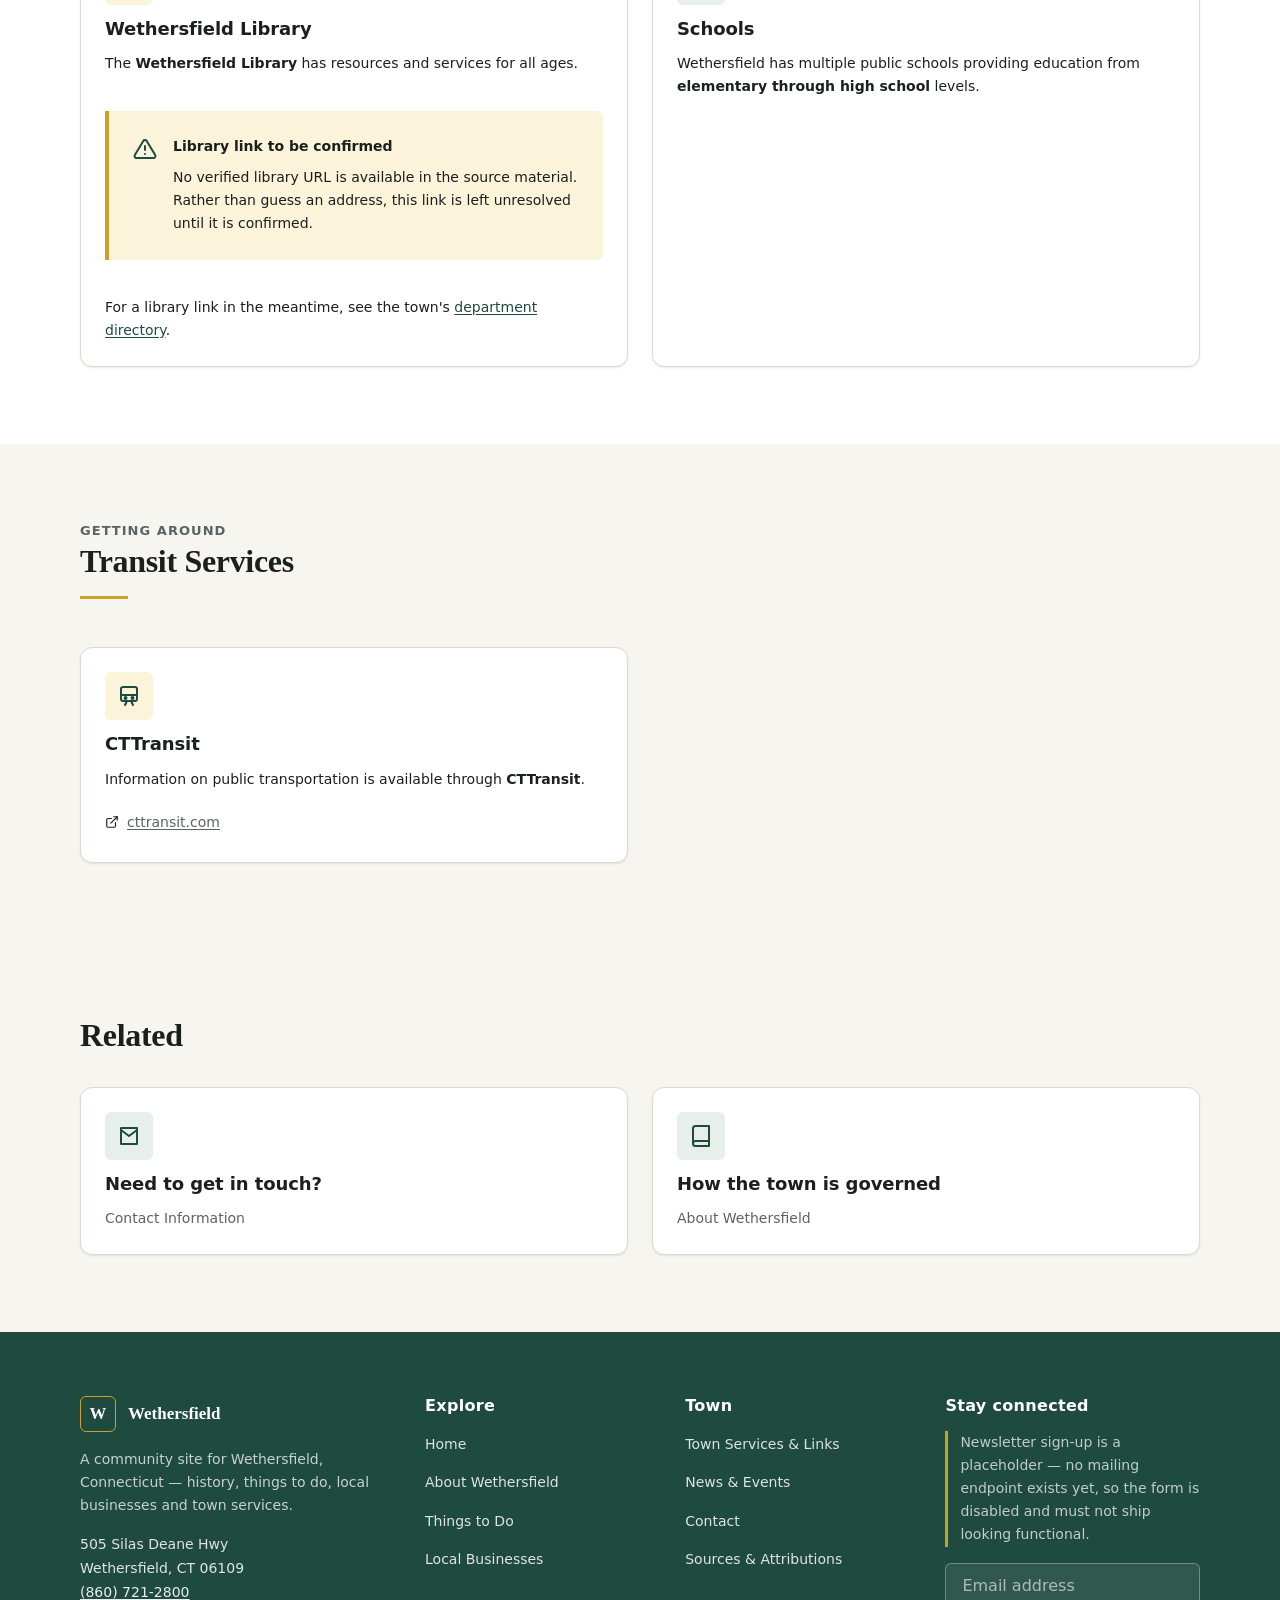
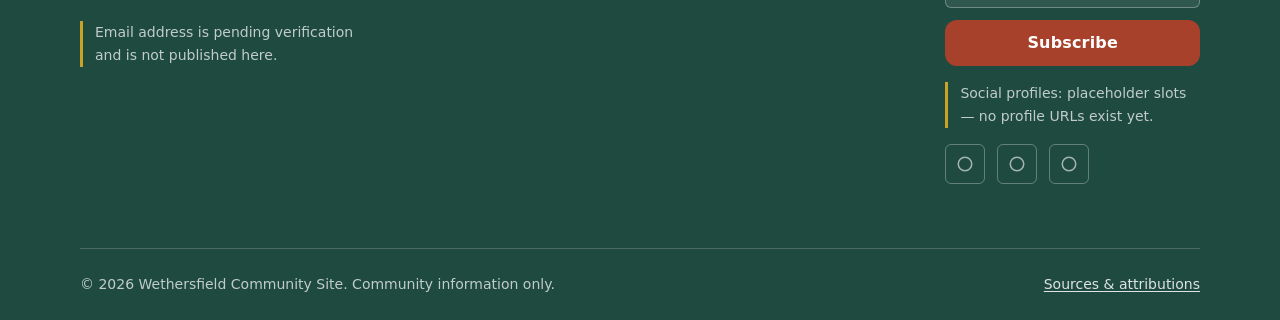
<file: services.html>
<!DOCTYPE html>
<html lang="en">
<head>
<meta charset="utf-8">
<meta name="viewport" content="width=device-width, initial-scale=1">
<title>Wethersfield Town Services &amp; Links — Town Hall, Schools &amp; Transit</title>
<meta name="description" content="Find Wethersfield, CT town services and links — Town Hall, town departments, the Wethersfield Library, public schools, and CTTransit information.">
<link rel="canonical" href="services.html">
<meta name="theme-color" content="#1F4A3F">
<meta property="og:type" content="website">
<meta property="og:site_name" content="Wethersfield Community Site">
<meta property="og:title" content="Wethersfield Town Services &amp; Links — Town Hall, Schools &amp; Transit">
<meta property="og:description" content="Find Wethersfield, CT town services and links — Town Hall, town departments, the Wethersfield Library, public schools, and CTTransit information.">
<meta property="og:url" content="services.html">
<meta property="og:image" content="images/og-default.svg">
<meta property="og:image:alt" content="Wethersfield, Connecticut">
<meta name="twitter:card" content="summary_large_image">
<link rel="icon" href="images/favicon.svg" type="image/svg+xml">
<link rel="stylesheet" href="css/styles.css">
</head>
<body>
<a class="skip-link" href="#main">Skip to main content</a>

<header class="site-header">
  <div class="container header__inner">
    <a class="brand" href="index.html">
      <span class="brand__mark" aria-hidden="true">W</span>
      <span class="brand__text"><span class="brand__name">Wethersfield</span><span class="brand__sub">Connecticut</span></span>
    </a>
    <nav class="nav" aria-label="Primary">
      <ul class="nav__list">
        <li><a class="nav__link" href="index.html" title="Home">Home</a></li>
        <li><a class="nav__link" href="about.html" title="About Wethersfield">About</a></li>
        <li><a class="nav__link" href="things-to-do.html" title="Things to Do">Things to Do</a></li>
        <li><a class="nav__link" href="businesses.html" title="Local Businesses">Businesses</a></li>
        <li><a class="nav__link" href="services.html" aria-current="page" title="Town Services &amp; Links">Services</a></li>
        <li><a class="nav__link" href="news-events.html" title="News &amp; Events">News &amp; Events</a></li>
        <li><a class="nav__link" href="contact.html" title="Contact">Contact</a></li>
      </ul>
    </nav>
    <div class="header__actions">
      <a class="header__cta" href="contact.html">Contact Town Hall</a>
      <button class="nav-toggle" type="button" aria-expanded="false" aria-controls="mobile-nav" aria-label="Open menu">
        <span class="nav-toggle__bars" aria-hidden="true"><span></span><span></span><span></span></span>
      </button>
    </div>
  </div>
</header>

<div class="mobile-nav" id="mobile-nav" aria-label="Mobile navigation">
  <div class="mobile-nav__top">
    <a class="brand" href="index.html">
      <span class="brand__mark" aria-hidden="true">W</span>
      <span class="brand__text"><span class="brand__name">Wethersfield</span><span class="brand__sub">Connecticut</span></span>
    </a>
    <button class="mobile-nav__close" type="button" aria-label="Close menu">&times;</button>
  </div>
  <nav aria-label="Primary mobile">
    <ul class="mobile-nav__list">
      <li><a class="mobile-nav__link" href="index.html">Home</a></li>
      <li><a class="mobile-nav__link" href="about.html">About</a></li>
      <li><a class="mobile-nav__link" href="things-to-do.html">Things to Do</a></li>
      <li><a class="mobile-nav__link" href="businesses.html">Local Businesses</a></li>
      <li><a class="mobile-nav__link" href="services.html" aria-current="page">Town Services</a></li>
      <li><a class="mobile-nav__link" href="news-events.html">News &amp; Events</a></li>
      <li><a class="mobile-nav__link" href="contact.html">Contact</a></li>
    </ul>
  </nav>
  <div class="mobile-nav__foot"><a class="btn btn--primary" href="businesses.html">Browse Businesses</a></div>
</div>

<main id="main">

  <section class="hero--page">
    <div class="container">
      <nav class="breadcrumb" aria-label="Breadcrumb">
        <ol>
          <li><a href="index.html">Home</a></li>
          <li><span aria-current="page">Town Services &amp; Links</span></li>
        </ol>
      </nav>
      <h1>Town Services &amp; Links</h1>
      <p class="lede">Everything you need to connect with the services that keep Wethersfield running.</p>
      <hr class="rule-brass">
    </div>
  </section>

  <nav class="anchor-bar" aria-label="On this page">
    <div class="container anchor-bar__inner">
      <ul class="anchor-bar__list">
        <li><a class="anchor-bar__link" href="#townhall">Town Hall</a></li>
        <li><a class="anchor-bar__link" href="#departments">Departments</a></li>
        <li><a class="anchor-bar__link" href="#libraries">Libraries</a></li>
        <li><a class="anchor-bar__link" href="#schools">Schools</a></li>
        <li><a class="anchor-bar__link" href="#transit">Transit</a></li>
      </ul>
    </div>
  </nav>

  <section class="section">
    <div class="container prose">
      <p class="lede">Wethersfield provides a range of essential services to its residents — from public safety and recreation to schools and transit. Use the links below to find the right department or resource.</p>
    </div>
  </section>

  <section class="section section--alt" aria-labelledby="townhall">
    <div class="container">
      <div class="section-head">
        <p class="eyebrow">Services</p>
        <h2 id="townhall">Town Hall</h2>
        <hr class="rule-brass">
      </div>

      <div class="grid grid--cards-2">
        <article class="card card--service">
          <span class="icon-tile" aria-hidden="true">
            <svg width="24" height="24" viewBox="0 0 24 24" fill="none" stroke="currentColor" stroke-width="2" stroke-linecap="round" stroke-linejoin="round"><path d="M3 21h18"/><path d="M5 21V7l7-4 7 4v14"/><path d="M10 21v-6h4v6"/></svg>
          </span>
          <h3>Town Hall</h3>
          <p>The center of town government and your first stop for questions about permits, services, and local information.</p>
          <ul class="detail-list">
            <li>
              <svg width="18" height="18" viewBox="0 0 24 24" fill="none" stroke="currentColor" stroke-width="2" stroke-linecap="round" stroke-linejoin="round" aria-hidden="true"><path d="M21 10c0 7-9 13-9 13s-9-6-9-13a9 9 0 0 1 18 0z"/><circle cx="12" cy="10" r="3"/></svg>
              <span class="tnum">505 Silas Deane Hwy, Wethersfield, CT 06109</span>
            </li>
            <li>
              <svg width="18" height="18" viewBox="0 0 24 24" fill="none" stroke="currentColor" stroke-width="2" stroke-linecap="round" stroke-linejoin="round" aria-hidden="true"><path d="M22 16.9v3a2 2 0 0 1-2.2 2 19.8 19.8 0 0 1-8.6-3.1 19.5 19.5 0 0 1-6-6A19.8 19.8 0 0 1 2.1 4.2 2 2 0 0 1 4.1 2h3a2 2 0 0 1 2 1.7c.1 1 .4 1.9.7 2.8a2 2 0 0 1-.5 2.1L8.1 9.9a16 16 0 0 0 6 6l1.3-1.3a2 2 0 0 1 2.1-.4c.9.3 1.8.6 2.8.7a2 2 0 0 1 1.7 2z"/></svg>
              <a class="tnum" href="tel:+18607212800">(860) 721-2800</a>
            </li>
            <li>
              <svg width="18" height="18" viewBox="0 0 24 24" fill="none" stroke="currentColor" stroke-width="2" stroke-linecap="round" stroke-linejoin="round" aria-hidden="true"><circle cx="12" cy="12" r="10"/><path d="M2 12h20"/><path d="M12 2a15.3 15.3 0 0 1 4 10 15.3 15.3 0 0 1-4 10 15.3 15.3 0 0 1-4-10 15.3 15.3 0 0 1 4-10z"/></svg>
              <a href="https://wethersfieldct.gov/" target="_blank" rel="noopener">wethersfieldct.gov</a>
            </li>
          </ul>
        </article>

        <article class="card card--service">
          <span class="icon-tile" aria-hidden="true">
            <svg width="24" height="24" viewBox="0 0 24 24" fill="none" stroke="currentColor" stroke-width="2" stroke-linecap="round" stroke-linejoin="round"><rect x="3" y="4" width="18" height="16" rx="2"/><path d="M7 8h10"/><path d="M7 12h10"/><path d="M7 16h6"/></svg>
          </span>
          <h3>Departments</h3>
          <p>Various departments manage community needs, including <strong>public safety</strong>, <strong>recreation</strong>, and <strong>public services</strong>.</p>
          <div class="card__foot">
            <p class="source-link">
              <svg width="14" height="14" viewBox="0 0 24 24" fill="none" stroke="currentColor" stroke-width="2" stroke-linecap="round" stroke-linejoin="round" aria-hidden="true"><path d="M18 13v6a2 2 0 0 1-2 2H5a2 2 0 0 1-2-2V8a2 2 0 0 1 2-2h6"/><path d="M15 3h6v6"/><path d="M10 14 21 3"/></svg>
              <a href="https://www.wethersfieldct.gov/149/Departments" target="_blank" rel="noopener">Department directory</a>
            </p>
          </div>
        </article>
      </div>
    </div>
  </section>

  <section class="section" aria-labelledby="libraries">
    <div class="container">
      <div class="section-head">
        <p class="eyebrow">Resources</p>
        <h2 id="libraries">Libraries</h2>
        <hr class="rule-brass">
      </div>

      <div class="grid grid--cards-2">
        <article class="card card--service">
          <span class="icon-tile icon-tile--brass" aria-hidden="true">
            <svg width="24" height="24" viewBox="0 0 24 24" fill="none" stroke="currentColor" stroke-width="2" stroke-linecap="round" stroke-linejoin="round"><path d="M4 19.5A2.5 2.5 0 0 1 6.5 17H20"/><path d="M6.5 2H20v20H6.5A2.5 2.5 0 0 1 4 19.5v-15A2.5 2.5 0 0 1 6.5 2z"/></svg>
          </span>
          <h3>Wethersfield Library</h3>
          <p>The <strong>Wethersfield Library</strong> has resources and services for all ages.</p>
          <div class="notice-band">
            <span class="notice-band__icon" aria-hidden="true">
              <svg width="24" height="24" viewBox="0 0 24 24" fill="none" stroke="currentColor" stroke-width="2" stroke-linecap="round" stroke-linejoin="round"><path d="M10.3 3.9 1.8 18a2 2 0 0 0 1.7 3h17a2 2 0 0 0 1.7-3L13.7 3.9a2 2 0 0 0-3.4 0z"/><path d="M12 9v4"/><path d="M12 17h.01"/></svg>
            </span>
            <div class="notice-band__body">
              <p class="notice-band__title">Library link to be confirmed</p>
              <p>No verified library URL is available in the source material. Rather than guess an address, this link is left unresolved until it is confirmed.</p>
            </div>
          </div>
          <p>For a library link in the meantime, see the town's <a href="https://www.wethersfieldct.gov/149/Departments" target="_blank" rel="noopener">department directory</a>.</p>
        </article>

        <article class="card card--service" id="schools">
          <span class="icon-tile" aria-hidden="true">
            <svg width="24" height="24" viewBox="0 0 24 24" fill="none" stroke="currentColor" stroke-width="2" stroke-linecap="round" stroke-linejoin="round"><path d="m12 3 9 5-9 5-9-5 9-5z"/><path d="M6 11v5c0 1.7 2.7 3 6 3s6-1.3 6-3v-5"/></svg>
          </span>
          <h3>Schools</h3>
          <p>Wethersfield has multiple public schools providing education from <strong>elementary through high school</strong> levels.</p>
        </article>
      </div>
    </div>
  </section>

  <section class="section section--alt" aria-labelledby="transit">
    <div class="container">
      <div class="section-head">
        <p class="eyebrow">Getting around</p>
        <h2 id="transit">Transit Services</h2>
        <hr class="rule-brass">
      </div>

      <div class="grid grid--cards-2">
        <article class="card card--service">
          <span class="icon-tile icon-tile--brass" aria-hidden="true">
            <svg width="24" height="24" viewBox="0 0 24 24" fill="none" stroke="currentColor" stroke-width="2" stroke-linecap="round" stroke-linejoin="round"><rect x="4" y="3" width="16" height="14" rx="2"/><path d="M4 11h16"/><path d="M8 21l2-4"/><path d="M16 21l-2-4"/><circle cx="8.5" cy="14" r="1"/><circle cx="15.5" cy="14" r="1"/></svg>
          </span>
          <h3>CTTransit</h3>
          <p>Information on public transportation is available through <strong>CTTransit</strong>.</p>
          <div class="card__foot">
            <p class="source-link">
              <svg width="14" height="14" viewBox="0 0 24 24" fill="none" stroke="currentColor" stroke-width="2" stroke-linecap="round" stroke-linejoin="round" aria-hidden="true"><path d="M18 13v6a2 2 0 0 1-2 2H5a2 2 0 0 1-2-2V8a2 2 0 0 1 2-2h6"/><path d="M15 3h6v6"/><path d="M10 14 21 3"/></svg>
              <a href="https://www.cttransit.com" target="_blank" rel="noopener">cttransit.com</a>
            </p>
          </div>
        </article>
      </div>
    </div>
  </section>

  <section class="section cross-links" aria-labelledby="related-title">
    <div class="container">
      <h2 id="related-title">Related</h2>
      <div class="grid grid--cards-2">
        <a class="tile" href="contact.html">
          <span class="icon-tile" aria-hidden="true">
            <svg width="24" height="24" viewBox="0 0 24 24" fill="none" stroke="currentColor" stroke-width="2" stroke-linecap="round" stroke-linejoin="round"><path d="M4 4h16v16H4z"/><path d="m4 6 8 6 8-6"/></svg>
          </span>
          <h3>Need to get in touch?</h3>
          <p>Contact Information</p>
        </a>
        <a class="tile" href="about.html">
          <span class="icon-tile" aria-hidden="true">
            <svg width="24" height="24" viewBox="0 0 24 24" fill="none" stroke="currentColor" stroke-width="2" stroke-linecap="round" stroke-linejoin="round"><path d="M4 19.5A2.5 2.5 0 0 1 6.5 17H20"/><path d="M6.5 2H20v20H6.5A2.5 2.5 0 0 1 4 19.5v-15A2.5 2.5 0 0 1 6.5 2z"/></svg>
          </span>
          <h3>How the town is governed</h3>
          <p>About Wethersfield</p>
        </a>
      </div>
    </div>
  </section>

</main>

<footer class="site-footer">
  <div class="container">
    <div class="footer__grid">
      <div>
        <div class="footer__brand">
          <span class="brand__mark" aria-hidden="true">W</span>
          <span style="font-family:var(--font-display);font-size:1.0625rem;font-weight:600;">Wethersfield</span>
        </div>
        <p class="footer__scope">A community site for Wethersfield, Connecticut — history, things to do, local businesses and town services.</p>
        <address>
          505 Silas Deane Hwy<br>
          Wethersfield, CT 06109<br>
          <a class="tnum" href="tel:+18607212800">(860) 721-2800</a>
        </address>
        <p class="footer__placeholder" style="margin-top:var(--space-4);">Email address is pending verification and is not published here.</p>
      </div>
      <div>
        <h2>Explore</h2>
        <ul class="footer__list">
          <li><a href="index.html">Home</a></li>
          <li><a href="about.html">About Wethersfield</a></li>
          <li><a href="things-to-do.html">Things to Do</a></li>
          <li><a href="businesses.html">Local Businesses</a></li>
        </ul>
      </div>
      <div>
        <h2>Town</h2>
        <ul class="footer__list">
          <li><a href="services.html">Town Services &amp; Links</a></li>
          <li><a href="news-events.html">News &amp; Events</a></li>
          <li><a href="contact.html">Contact</a></li>
          <li><a href="sources.html">Sources &amp; Attributions</a></li>
        </ul>
      </div>
      <div>
        <h2>Stay connected</h2>
        <p class="footer__placeholder">Newsletter sign-up is a placeholder — no mailing endpoint exists yet, so the form is disabled and must not ship looking functional.</p>
        <form class="footer__form" aria-label="Newsletter sign-up (placeholder, disabled)">
          <label class="visually-hidden" for="footer-email">Email address</label>
          <input class="input" id="footer-email" name="email" type="email" placeholder="Email address" disabled>
          <button class="btn btn--primary" type="submit" disabled>Subscribe</button>
        </form>
        <p class="footer__placeholder" style="margin-top:var(--space-4);">Social profiles: placeholder slots — no profile URLs exist yet.</p>
        <ul class="footer__social" aria-label="Social profiles (placeholder)">
          <li aria-hidden="true"><svg width="18" height="18" viewBox="0 0 24 24" fill="none" stroke="currentColor" stroke-width="2"><circle cx="12" cy="12" r="9"/></svg></li>
          <li aria-hidden="true"><svg width="18" height="18" viewBox="0 0 24 24" fill="none" stroke="currentColor" stroke-width="2"><circle cx="12" cy="12" r="9"/></svg></li>
          <li aria-hidden="true"><svg width="18" height="18" viewBox="0 0 24 24" fill="none" stroke="currentColor" stroke-width="2"><circle cx="12" cy="12" r="9"/></svg></li>
        </ul>
      </div>
    </div>
    <div class="footer__bar">
      <p style="margin:0;">&copy; 2026 Wethersfield Community Site. Community information only.</p>
      <a href="sources.html">Sources &amp; attributions</a>
    </div>
  </div>
</footer>

<script src="js/app.js" defer></script>
</body>
</html>
</file>
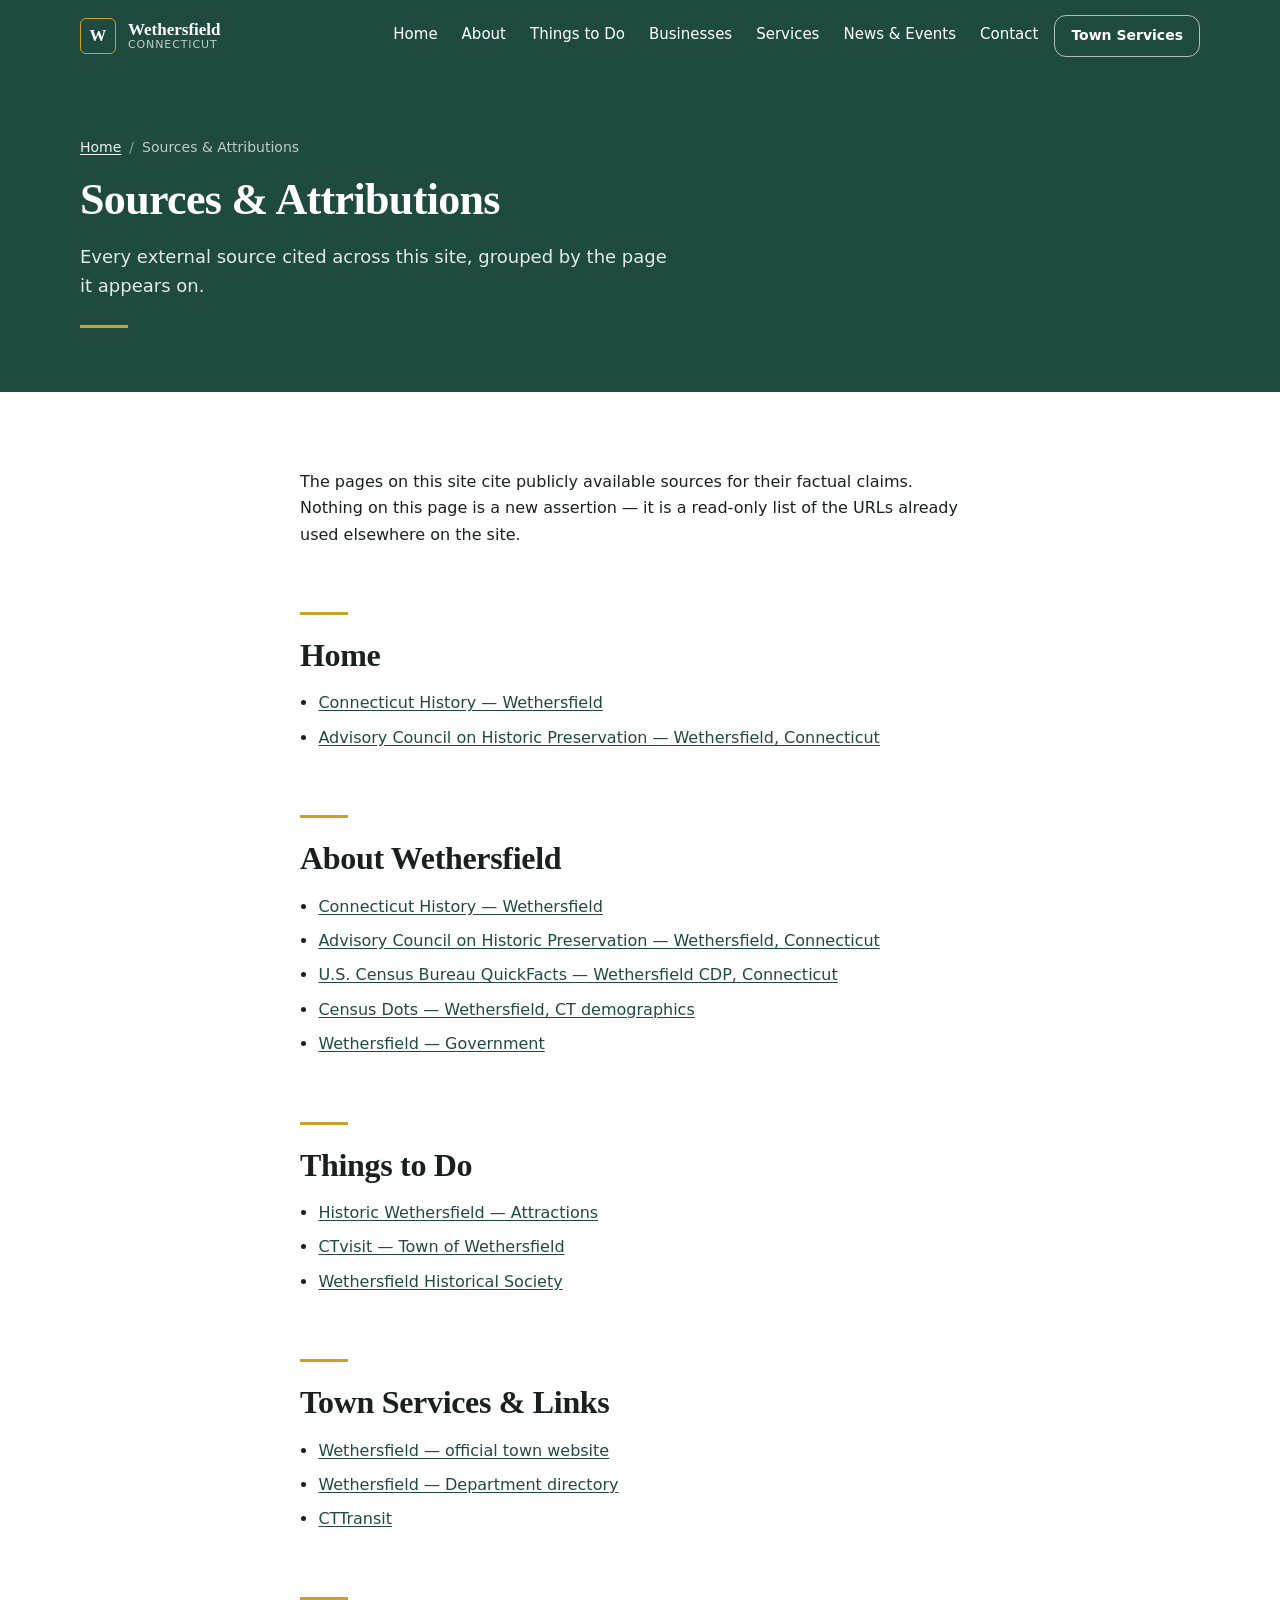
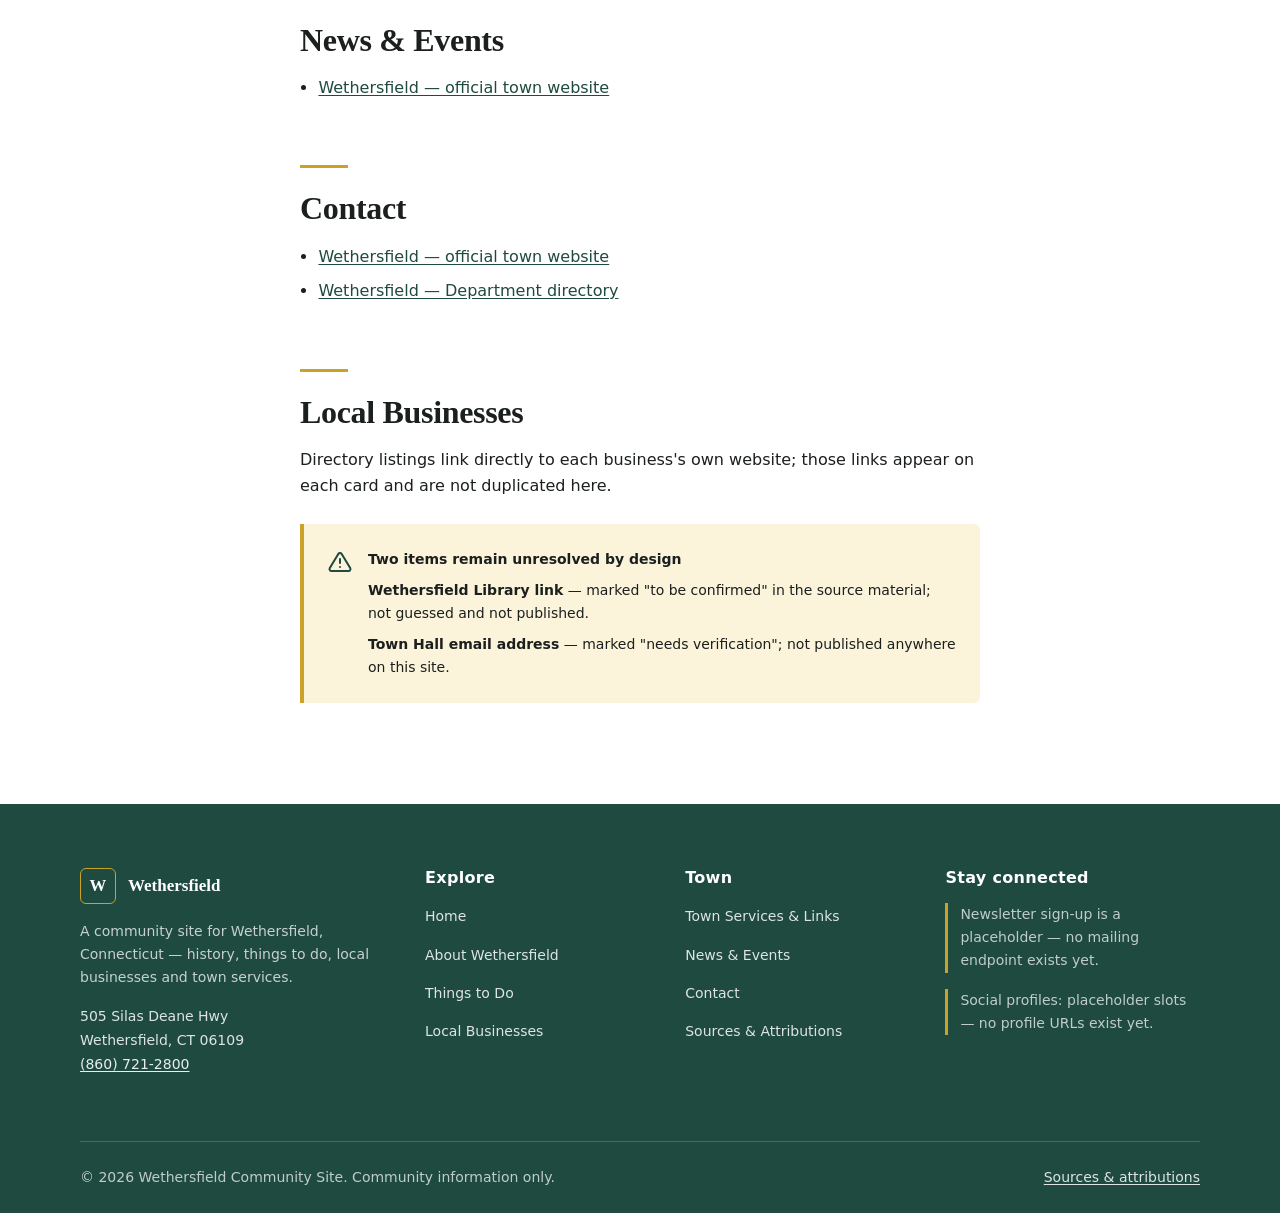
<file: sources.html>
<!DOCTYPE html>
<html lang="en">
<head>
<meta charset="utf-8">
<meta name="viewport" content="width=device-width, initial-scale=1">
<title>Sources &amp; Attributions — Wethersfield Community Site</title>
<meta name="description" content="Every source cited across the Wethersfield Community Site, grouped by the page it appears on.">
<link rel="canonical" href="sources.html">
<meta name="theme-color" content="#1F4A3F">
<meta name="robots" content="noindex, follow">
<link rel="icon" href="images/favicon.svg" type="image/svg+xml">
<link rel="stylesheet" href="css/styles.css">
</head>
<body>
<a class="skip-link" href="#main">Skip to main content</a>

<header class="site-header">
  <div class="container header__inner">
    <a class="brand" href="index.html">
      <span class="brand__mark" aria-hidden="true">W</span>
      <span class="brand__text"><span class="brand__name">Wethersfield</span><span class="brand__sub">Connecticut</span></span>
    </a>
    <nav class="nav" aria-label="Primary">
      <ul class="nav__list">
        <li><a class="nav__link" href="index.html" title="Home">Home</a></li>
        <li><a class="nav__link" href="about.html" title="About Wethersfield">About</a></li>
        <li><a class="nav__link" href="things-to-do.html" title="Things to Do">Things to Do</a></li>
        <li><a class="nav__link" href="businesses.html" title="Local Businesses">Businesses</a></li>
        <li><a class="nav__link" href="services.html" title="Town Services &amp; Links">Services</a></li>
        <li><a class="nav__link" href="news-events.html" title="News &amp; Events">News &amp; Events</a></li>
        <li><a class="nav__link" href="contact.html" title="Contact">Contact</a></li>
      </ul>
    </nav>
    <div class="header__actions">
      <a class="header__cta" href="services.html">Town Services</a>
      <button class="nav-toggle" type="button" aria-expanded="false" aria-controls="mobile-nav" aria-label="Open menu">
        <span class="nav-toggle__bars" aria-hidden="true"><span></span><span></span><span></span></span>
      </button>
    </div>
  </div>
</header>

<div class="mobile-nav" id="mobile-nav" aria-label="Mobile navigation">
  <div class="mobile-nav__top">
    <a class="brand" href="index.html">
      <span class="brand__mark" aria-hidden="true">W</span>
      <span class="brand__text"><span class="brand__name">Wethersfield</span><span class="brand__sub">Connecticut</span></span>
    </a>
    <button class="mobile-nav__close" type="button" aria-label="Close menu">&times;</button>
  </div>
  <nav aria-label="Primary mobile">
    <ul class="mobile-nav__list">
      <li><a class="mobile-nav__link" href="index.html">Home</a></li>
      <li><a class="mobile-nav__link" href="about.html">About</a></li>
      <li><a class="mobile-nav__link" href="things-to-do.html">Things to Do</a></li>
      <li><a class="mobile-nav__link" href="businesses.html">Local Businesses</a></li>
      <li><a class="mobile-nav__link" href="services.html">Town Services</a></li>
      <li><a class="mobile-nav__link" href="news-events.html">News &amp; Events</a></li>
      <li><a class="mobile-nav__link" href="contact.html">Contact</a></li>
    </ul>
  </nav>
  <div class="mobile-nav__foot"><a class="btn btn--primary" href="businesses.html">Browse Businesses</a></div>
</div>

<main id="main">

  <section class="hero--page">
    <div class="container">
      <nav class="breadcrumb" aria-label="Breadcrumb">
        <ol>
          <li><a href="index.html">Home</a></li>
          <li><span aria-current="page">Sources &amp; Attributions</span></li>
        </ol>
      </nav>
      <h1>Sources &amp; Attributions</h1>
      <p class="lede">Every external source cited across this site, grouped by the page it appears on.</p>
      <hr class="rule-brass">
    </div>
  </section>

  <section class="section">
    <div class="container prose">
      <p>The pages on this site cite publicly available sources for their factual claims. Nothing on this page is a new assertion — it is a read-only list of the URLs already used elsewhere on the site.</p>

      <h2>Home</h2>
      <ul>
        <li><a href="https://connecticuthistory.org/towns-page/wethersfield/" target="_blank" rel="noopener">Connecticut History — Wethersfield</a></li>
        <li><a href="https://www.achp.gov/preserve-america/community/wethersfield-connecticut" target="_blank" rel="noopener">Advisory Council on Historic Preservation — Wethersfield, Connecticut</a></li>
      </ul>

      <h2>About Wethersfield</h2>
      <ul>
        <li><a href="https://connecticuthistory.org/towns-page/wethersfield/" target="_blank" rel="noopener">Connecticut History — Wethersfield</a></li>
        <li><a href="https://www.achp.gov/preserve-america/community/wethersfield-connecticut" target="_blank" rel="noopener">Advisory Council on Historic Preservation — Wethersfield, Connecticut</a></li>
        <li><a href="https://www.census.gov/quickfacts/fact/table/wethersfieldcdpconnecticut,US/HCN010217" target="_blank" rel="noopener">U.S. Census Bureau QuickFacts — Wethersfield CDP, Connecticut</a></li>
        <li><a href="https://www.censusdots.com/race/wethersfield-ct-demographics" target="_blank" rel="noopener">Census Dots — Wethersfield, CT demographics</a></li>
        <li><a href="https://wethersfieldct.gov/27/Government" target="_blank" rel="noopener">Wethersfield — Government</a></li>
      </ul>

      <h2>Things to Do</h2>
      <ul>
        <li><a href="https://historicwethersfield.org/things-to-do/attractions/" target="_blank" rel="noopener">Historic Wethersfield — Attractions</a></li>
        <li><a href="https://ctvisit.com/listings/town-wethersfield" target="_blank" rel="noopener">CTvisit — Town of Wethersfield</a></li>
        <li><a href="https://historicwethersfield.org/" target="_blank" rel="noopener">Wethersfield Historical Society</a></li>
      </ul>

      <h2>Town Services &amp; Links</h2>
      <ul>
        <li><a href="https://wethersfieldct.gov/" target="_blank" rel="noopener">Wethersfield — official town website</a></li>
        <li><a href="https://www.wethersfieldct.gov/149/Departments" target="_blank" rel="noopener">Wethersfield — Department directory</a></li>
        <li><a href="https://www.cttransit.com" target="_blank" rel="noopener">CTTransit</a></li>
      </ul>

      <h2>News &amp; Events</h2>
      <ul>
        <li><a href="https://wethersfieldct.gov" target="_blank" rel="noopener">Wethersfield — official town website</a></li>
      </ul>

      <h2>Contact</h2>
      <ul>
        <li><a href="https://wethersfieldct.gov" target="_blank" rel="noopener">Wethersfield — official town website</a></li>
        <li><a href="https://www.wethersfieldct.gov/149/Departments" target="_blank" rel="noopener">Wethersfield — Department directory</a></li>
      </ul>

      <h2>Local Businesses</h2>
      <p>Directory listings link directly to each business's own website; those links appear on each card and are not duplicated here.</p>

      <div class="notice-band">
        <span class="notice-band__icon" aria-hidden="true">
          <svg width="24" height="24" viewBox="0 0 24 24" fill="none" stroke="currentColor" stroke-width="2" stroke-linecap="round" stroke-linejoin="round"><path d="M10.3 3.9 1.8 18a2 2 0 0 0 1.7 3h17a2 2 0 0 0 1.7-3L13.7 3.9a2 2 0 0 0-3.4 0z"/><path d="M12 9v4"/><path d="M12 17h.01"/></svg>
        </span>
        <div class="notice-band__body">
          <p class="notice-band__title">Two items remain unresolved by design</p>
          <p><strong>Wethersfield Library link</strong> — marked "to be confirmed" in the source material; not guessed and not published.</p>
          <p><strong>Town Hall email address</strong> — marked "needs verification"; not published anywhere on this site.</p>
        </div>
      </div>
    </div>
  </section>

</main>

<footer class="site-footer">
  <div class="container">
    <div class="footer__grid">
      <div>
        <div class="footer__brand">
          <span class="brand__mark" aria-hidden="true">W</span>
          <span style="font-family:var(--font-display);font-size:1.0625rem;font-weight:600;">Wethersfield</span>
        </div>
        <p class="footer__scope">A community site for Wethersfield, Connecticut — history, things to do, local businesses and town services.</p>
        <address>
          505 Silas Deane Hwy<br>
          Wethersfield, CT 06109<br>
          <a class="tnum" href="tel:+18607212800">(860) 721-2800</a>
        </address>
      </div>
      <div>
        <h2>Explore</h2>
        <ul class="footer__list">
          <li><a href="index.html">Home</a></li>
          <li><a href="about.html">About Wethersfield</a></li>
          <li><a href="things-to-do.html">Things to Do</a></li>
          <li><a href="businesses.html">Local Businesses</a></li>
        </ul>
      </div>
      <div>
        <h2>Town</h2>
        <ul class="footer__list">
          <li><a href="services.html">Town Services &amp; Links</a></li>
          <li><a href="news-events.html">News &amp; Events</a></li>
          <li><a href="contact.html">Contact</a></li>
          <li><a href="sources.html">Sources &amp; Attributions</a></li>
        </ul>
      </div>
      <div>
        <h2>Stay connected</h2>
        <p class="footer__placeholder">Newsletter sign-up is a placeholder — no mailing endpoint exists yet.</p>
        <p class="footer__placeholder">Social profiles: placeholder slots — no profile URLs exist yet.</p>
      </div>
    </div>
    <div class="footer__bar">
      <p style="margin:0;">&copy; 2026 Wethersfield Community Site. Community information only.</p>
      <a href="sources.html">Sources &amp; attributions</a>
    </div>
  </div>
</footer>

<script src="js/app.js" defer></script>
</body>
</html>
</file>
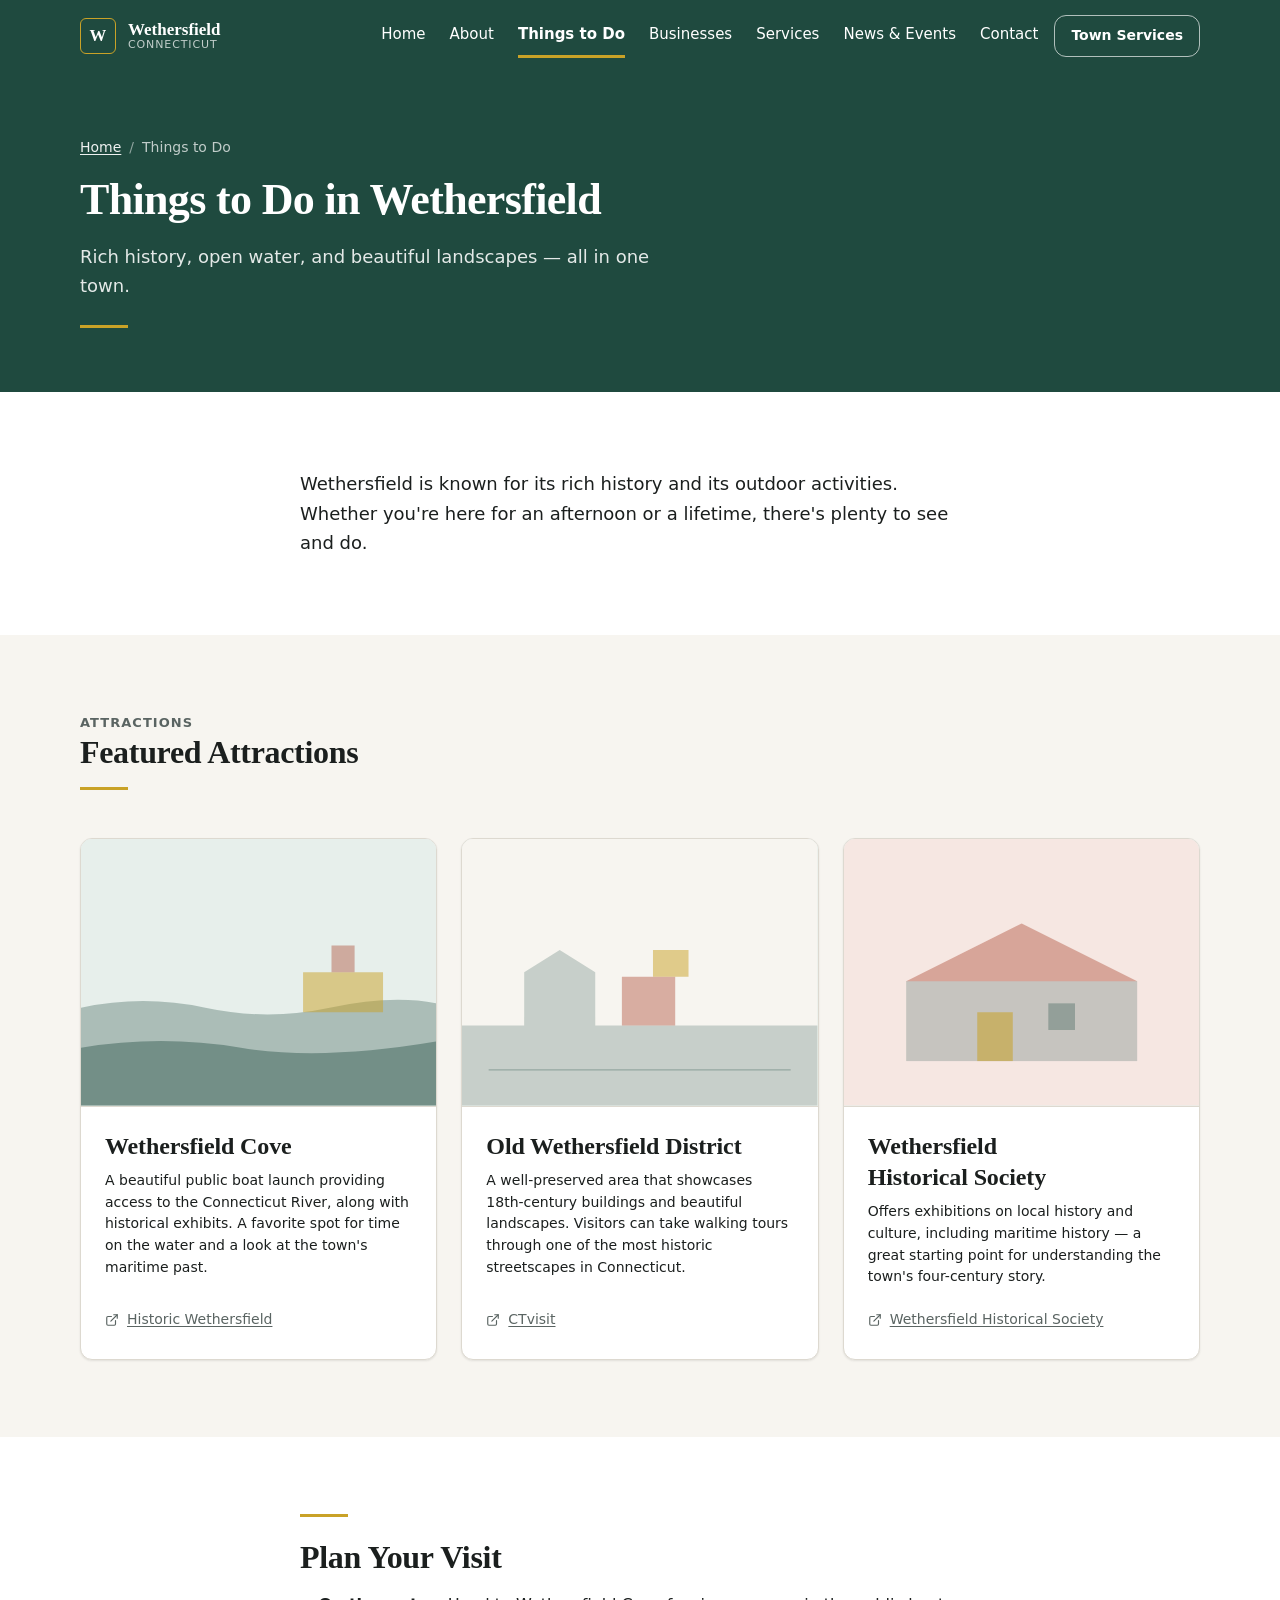
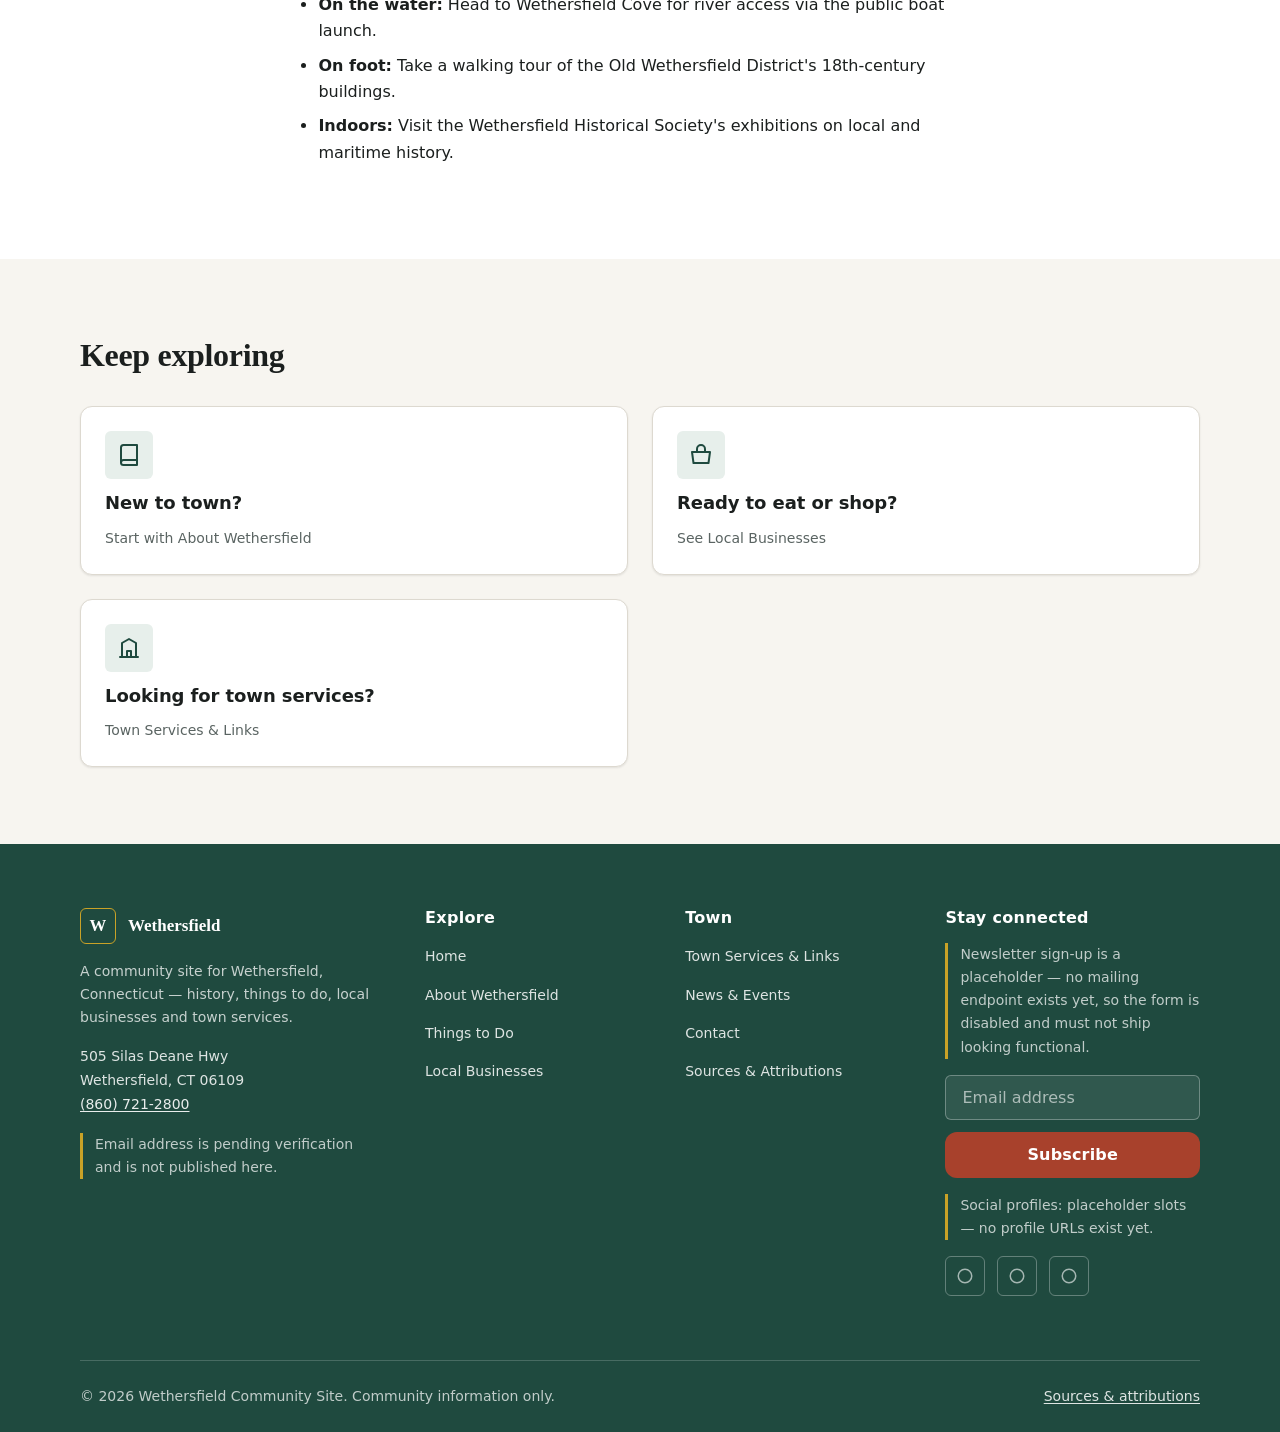
<file: things-to-do.html>
<!DOCTYPE html>
<html lang="en">
<head>
<meta charset="utf-8">
<meta name="viewport" content="width=device-width, initial-scale=1">
<title>Things to Do in Wethersfield, CT — History, Outdoors &amp; Attractions</title>
<meta name="description" content="Discover things to do in Wethersfield, CT — the Wethersfield Cove boat launch, the historic Old Wethersfield District, and the Wethersfield Historical Society.">
<link rel="canonical" href="things-to-do.html">
<meta name="theme-color" content="#1F4A3F">
<meta property="og:type" content="website">
<meta property="og:site_name" content="Wethersfield Community Site">
<meta property="og:title" content="Things to Do in Wethersfield, CT — History, Outdoors &amp; Attractions">
<meta property="og:description" content="Discover things to do in Wethersfield, CT — the Wethersfield Cove boat launch, the historic Old Wethersfield District, and the Wethersfield Historical Society.">
<meta property="og:url" content="things-to-do.html">
<meta property="og:image" content="images/og-default.svg">
<meta property="og:image:alt" content="Wethersfield, Connecticut">
<meta name="twitter:card" content="summary_large_image">
<link rel="icon" href="images/favicon.svg" type="image/svg+xml">
<link rel="stylesheet" href="css/styles.css">
</head>
<body>
<a class="skip-link" href="#main">Skip to main content</a>

<header class="site-header">
  <div class="container header__inner">
    <a class="brand" href="index.html">
      <span class="brand__mark" aria-hidden="true">W</span>
      <span class="brand__text"><span class="brand__name">Wethersfield</span><span class="brand__sub">Connecticut</span></span>
    </a>
    <nav class="nav" aria-label="Primary">
      <ul class="nav__list">
        <li><a class="nav__link" href="index.html" title="Home">Home</a></li>
        <li><a class="nav__link" href="about.html" title="About Wethersfield">About</a></li>
        <li><a class="nav__link" href="things-to-do.html" aria-current="page" title="Things to Do">Things to Do</a></li>
        <li><a class="nav__link" href="businesses.html" title="Local Businesses">Businesses</a></li>
        <li><a class="nav__link" href="services.html" title="Town Services &amp; Links">Services</a></li>
        <li><a class="nav__link" href="news-events.html" title="News &amp; Events">News &amp; Events</a></li>
        <li><a class="nav__link" href="contact.html" title="Contact">Contact</a></li>
      </ul>
    </nav>
    <div class="header__actions">
      <a class="header__cta" href="services.html">Town Services</a>
      <button class="nav-toggle" type="button" aria-expanded="false" aria-controls="mobile-nav" aria-label="Open menu">
        <span class="nav-toggle__bars" aria-hidden="true"><span></span><span></span><span></span></span>
      </button>
    </div>
  </div>
</header>

<div class="mobile-nav" id="mobile-nav" aria-label="Mobile navigation">
  <div class="mobile-nav__top">
    <a class="brand" href="index.html">
      <span class="brand__mark" aria-hidden="true">W</span>
      <span class="brand__text"><span class="brand__name">Wethersfield</span><span class="brand__sub">Connecticut</span></span>
    </a>
    <button class="mobile-nav__close" type="button" aria-label="Close menu">&times;</button>
  </div>
  <nav aria-label="Primary mobile">
    <ul class="mobile-nav__list">
      <li><a class="mobile-nav__link" href="index.html">Home</a></li>
      <li><a class="mobile-nav__link" href="about.html">About</a></li>
      <li><a class="mobile-nav__link" href="things-to-do.html" aria-current="page">Things to Do</a></li>
      <li><a class="mobile-nav__link" href="businesses.html">Local Businesses</a></li>
      <li><a class="mobile-nav__link" href="services.html">Town Services</a></li>
      <li><a class="mobile-nav__link" href="news-events.html">News &amp; Events</a></li>
      <li><a class="mobile-nav__link" href="contact.html">Contact</a></li>
    </ul>
  </nav>
  <div class="mobile-nav__foot"><a class="btn btn--primary" href="businesses.html">Browse Businesses</a></div>
</div>

<main id="main">

  <section class="hero--page">
    <div class="container">
      <nav class="breadcrumb" aria-label="Breadcrumb">
        <ol>
          <li><a href="index.html">Home</a></li>
          <li><span aria-current="page">Things to Do</span></li>
        </ol>
      </nav>
      <h1>Things to Do in Wethersfield</h1>
      <p class="lede">Rich history, open water, and beautiful landscapes — all in one town.</p>
      <hr class="rule-brass">
    </div>
  </section>

  <section class="section">
    <div class="container prose">
      <p class="lede">Wethersfield is known for its rich history and its outdoor activities. Whether you're here for an afternoon or a lifetime, there's plenty to see and do.</p>
    </div>
  </section>

  <section class="section section--alt" aria-labelledby="attractions">
    <div class="container">
      <div class="section-head">
        <p class="eyebrow">Attractions</p>
        <h2 id="attractions">Featured Attractions</h2>
        <hr class="rule-brass">
      </div>

      <div class="grid grid--cards-3">
        <article class="card card--attraction">
          <div class="card__media" aria-hidden="true">
            <svg class="media-art" viewBox="0 0 400 300" preserveAspectRatio="xMidYMid slice" role="presentation" focusable="false">
              <rect width="400" height="300" fill="#E7EFEB"/>
              <path d="M0 190 Q70 175 140 190 T280 190 T400 185 L400 300 L0 300 Z" fill="#1F4A3F" opacity=".3"/>
              <path d="M0 235 Q90 220 180 235 T400 228 L400 300 L0 300 Z" fill="#1F4A3F" opacity=".4"/>
              <path d="M250 150 L340 150 L340 195 L250 195 Z" fill="#C9A227" opacity=".5"/>
              <path d="M282 150 L282 120 L308 120 L308 150 Z" fill="#A8412C" opacity=".4"/>
            </svg>
          </div>
          <div class="card__body">
            <h3 class="card__title">Wethersfield Cove</h3>
            <p class="card__desc">A beautiful public boat launch providing access to the Connecticut River, along with historical exhibits. A favorite spot for time on the water and a look at the town's maritime past.</p>
            <div class="card__foot">
              <p class="source-link">
                <svg width="14" height="14" viewBox="0 0 24 24" fill="none" stroke="currentColor" stroke-width="2" stroke-linecap="round" stroke-linejoin="round" aria-hidden="true"><path d="M18 13v6a2 2 0 0 1-2 2H5a2 2 0 0 1-2-2V8a2 2 0 0 1 2-2h6"/><path d="M15 3h6v6"/><path d="M10 14 21 3"/></svg>
                <a href="https://historicwethersfield.org/things-to-do/attractions/" target="_blank" rel="noopener">Historic Wethersfield</a>
              </p>
            </div>
          </div>
        </article>

        <article class="card card--attraction">
          <div class="card__media" aria-hidden="true">
            <svg class="media-art" viewBox="0 0 400 300" preserveAspectRatio="xMidYMid slice" role="presentation" focusable="false">
              <rect width="400" height="300" fill="#F7F5F0"/>
              <path d="M0 210 L70 210 L70 150 L110 125 L150 150 L150 210 L400 210 L400 300 L0 300 Z" fill="#1F4A3F" opacity=".22"/>
              <path d="M180 210 L180 155 L240 155 L240 210 Z" fill="#A8412C" opacity=".4"/>
              <path d="M215 155 L215 125 L255 125 L255 155 Z" fill="#C9A227" opacity=".5"/>
              <g stroke="#1F4A3F" stroke-width="1.5" opacity=".3" fill="none"><path d="M30 260 L370 260"/></g>
            </svg>
          </div>
          <div class="card__body">
            <h3 class="card__title">Old Wethersfield District</h3>
            <p class="card__desc">A well-preserved area that showcases 18th-century buildings and beautiful landscapes. Visitors can take walking tours through one of the most historic streetscapes in Connecticut.</p>
            <div class="card__foot">
              <p class="source-link">
                <svg width="14" height="14" viewBox="0 0 24 24" fill="none" stroke="currentColor" stroke-width="2" stroke-linecap="round" stroke-linejoin="round" aria-hidden="true"><path d="M18 13v6a2 2 0 0 1-2 2H5a2 2 0 0 1-2-2V8a2 2 0 0 1 2-2h6"/><path d="M15 3h6v6"/><path d="M10 14 21 3"/></svg>
                <a href="https://ctvisit.com/listings/town-wethersfield" target="_blank" rel="noopener">CTvisit</a>
              </p>
            </div>
          </div>
        </article>

        <article class="card card--attraction">
          <div class="card__media" aria-hidden="true">
            <svg class="media-art" viewBox="0 0 400 300" preserveAspectRatio="xMidYMid slice" role="presentation" focusable="false">
              <rect width="400" height="300" fill="#F6E7E2"/>
              <rect x="70" y="160" width="260" height="90" fill="#1F4A3F" opacity=".22"/>
              <path d="M70 160 L200 95 L330 160 Z" fill="#A8412C" opacity=".4"/>
              <rect x="150" y="195" width="40" height="55" fill="#C9A227" opacity=".55"/>
              <rect x="230" y="185" width="30" height="30" fill="#1F4A3F" opacity=".3"/>
            </svg>
          </div>
          <div class="card__body">
            <h3 class="card__title">Wethersfield Historical Society</h3>
            <p class="card__desc">Offers exhibitions on local history and culture, including maritime history — a great starting point for understanding the town's four-century story.</p>
            <div class="card__foot">
              <p class="source-link">
                <svg width="14" height="14" viewBox="0 0 24 24" fill="none" stroke="currentColor" stroke-width="2" stroke-linecap="round" stroke-linejoin="round" aria-hidden="true"><path d="M18 13v6a2 2 0 0 1-2 2H5a2 2 0 0 1-2-2V8a2 2 0 0 1 2-2h6"/><path d="M15 3h6v6"/><path d="M10 14 21 3"/></svg>
                <a href="https://historicwethersfield.org/" target="_blank" rel="noopener">Wethersfield Historical Society</a>
              </p>
            </div>
          </div>
        </article>
      </div>
    </div>
  </section>

  <section class="section" aria-labelledby="plan-title">
    <div class="container prose">
      <h2 id="plan-title">Plan Your Visit</h2>
      <ul>
        <li><strong>On the water:</strong> Head to Wethersfield Cove for river access via the public boat launch.</li>
        <li><strong>On foot:</strong> Take a walking tour of the Old Wethersfield District's 18th-century buildings.</li>
        <li><strong>Indoors:</strong> Visit the Wethersfield Historical Society's exhibitions on local and maritime history.</li>
      </ul>
    </div>
  </section>

  <section class="section cross-links" aria-labelledby="related-title">
    <div class="container">
      <h2 id="related-title">Keep exploring</h2>
      <div class="grid grid--cards-2">
        <a class="tile" href="about.html">
          <span class="icon-tile" aria-hidden="true">
            <svg width="24" height="24" viewBox="0 0 24 24" fill="none" stroke="currentColor" stroke-width="2" stroke-linecap="round" stroke-linejoin="round"><path d="M4 19.5A2.5 2.5 0 0 1 6.5 17H20"/><path d="M6.5 2H20v20H6.5A2.5 2.5 0 0 1 4 19.5v-15A2.5 2.5 0 0 1 6.5 2z"/></svg>
          </span>
          <h3>New to town?</h3>
          <p>Start with About Wethersfield</p>
        </a>
        <a class="tile" href="businesses.html">
          <span class="icon-tile" aria-hidden="true">
            <svg width="24" height="24" viewBox="0 0 24 24" fill="none" stroke="currentColor" stroke-width="2" stroke-linecap="round" stroke-linejoin="round"><path d="M3 9h18l-1.5 11H4.5L3 9z"/><path d="M8 9V6a4 4 0 0 1 8 0v3"/></svg>
          </span>
          <h3>Ready to eat or shop?</h3>
          <p>See Local Businesses</p>
        </a>
        <a class="tile" href="services.html">
          <span class="icon-tile" aria-hidden="true">
            <svg width="24" height="24" viewBox="0 0 24 24" fill="none" stroke="currentColor" stroke-width="2" stroke-linecap="round" stroke-linejoin="round"><path d="M3 21h18"/><path d="M5 21V7l7-4 7 4v14"/><path d="M10 21v-6h4v6"/></svg>
          </span>
          <h3>Looking for town services?</h3>
          <p>Town Services &amp; Links</p>
        </a>
      </div>
    </div>
  </section>

</main>

<footer class="site-footer">
  <div class="container">
    <div class="footer__grid">
      <div>
        <div class="footer__brand">
          <span class="brand__mark" aria-hidden="true">W</span>
          <span style="font-family:var(--font-display);font-size:1.0625rem;font-weight:600;">Wethersfield</span>
        </div>
        <p class="footer__scope">A community site for Wethersfield, Connecticut — history, things to do, local businesses and town services.</p>
        <address>
          505 Silas Deane Hwy<br>
          Wethersfield, CT 06109<br>
          <a class="tnum" href="tel:+18607212800">(860) 721-2800</a>
        </address>
        <p class="footer__placeholder" style="margin-top:var(--space-4);">Email address is pending verification and is not published here.</p>
      </div>
      <div>
        <h2>Explore</h2>
        <ul class="footer__list">
          <li><a href="index.html">Home</a></li>
          <li><a href="about.html">About Wethersfield</a></li>
          <li><a href="things-to-do.html">Things to Do</a></li>
          <li><a href="businesses.html">Local Businesses</a></li>
        </ul>
      </div>
      <div>
        <h2>Town</h2>
        <ul class="footer__list">
          <li><a href="services.html">Town Services &amp; Links</a></li>
          <li><a href="news-events.html">News &amp; Events</a></li>
          <li><a href="contact.html">Contact</a></li>
          <li><a href="sources.html">Sources &amp; Attributions</a></li>
        </ul>
      </div>
      <div>
        <h2>Stay connected</h2>
        <p class="footer__placeholder">Newsletter sign-up is a placeholder — no mailing endpoint exists yet, so the form is disabled and must not ship looking functional.</p>
        <form class="footer__form" aria-label="Newsletter sign-up (placeholder, disabled)">
          <label class="visually-hidden" for="footer-email">Email address</label>
          <input class="input" id="footer-email" name="email" type="email" placeholder="Email address" disabled>
          <button class="btn btn--primary" type="submit" disabled>Subscribe</button>
        </form>
        <p class="footer__placeholder" style="margin-top:var(--space-4);">Social profiles: placeholder slots — no profile URLs exist yet.</p>
        <ul class="footer__social" aria-label="Social profiles (placeholder)">
          <li aria-hidden="true"><svg width="18" height="18" viewBox="0 0 24 24" fill="none" stroke="currentColor" stroke-width="2"><circle cx="12" cy="12" r="9"/></svg></li>
          <li aria-hidden="true"><svg width="18" height="18" viewBox="0 0 24 24" fill="none" stroke="currentColor" stroke-width="2"><circle cx="12" cy="12" r="9"/></svg></li>
          <li aria-hidden="true"><svg width="18" height="18" viewBox="0 0 24 24" fill="none" stroke="currentColor" stroke-width="2"><circle cx="12" cy="12" r="9"/></svg></li>
        </ul>
      </div>
    </div>
    <div class="footer__bar">
      <p style="margin:0;">&copy; 2026 Wethersfield Community Site. Community information only.</p>
      <a href="sources.html">Sources &amp; attributions</a>
    </div>
  </div>
</footer>

<script src="js/app.js" defer></script>
</body>
</html>
</file>
<file: css/styles.css>
/* ==========================================================================
   Wethersfield Community Site — styles.css
   Implements design/design-system.md v1.0
   Mobile-first, no frameworks, no build step.
   ========================================================================== */

/* --------------------------------------------------------------------------
   1. Tokens
   -------------------------------------------------------------------------- */
:root {
  /* Colour */
  --color-primary: #1F4A3F;
  --color-primary-dark: #14332C;
  --color-primary-light: #E7EFEB;
  --color-secondary: #A8412C;
  --color-secondary-light: #F6E7E2;
  --color-accent: #C9A227;
  --color-ink: #1B1F1E;
  --color-ink-muted: #5A6462;
  --color-surface: #FFFFFF;
  --color-surface-alt: #F7F5F0;
  --color-border: #DDD9D0;
  --color-focus: #0B6FB8;
  --color-cta: #A8412C;
  --color-cta-hover: #8C3524;
  --color-link: #1F4A3F;
  --color-link-hover: #A8412C;
  --color-info-bg: #E7EFEB;
  --color-warn-bg: #FBF3DA;
  --color-warn-border: #C9A227;

  /* Type */
  --font-display: "Fraunces", "Iowan Old Style", Georgia, "Times New Roman", serif;
  --font-body: "Inter", system-ui, -apple-system, "Segoe UI", Roboto, Helvetica, Arial, sans-serif;
  --type-display: clamp(2.25rem, 1.6rem + 2.8vw, 3.5rem);
  --type-h1: clamp(2rem, 1.5rem + 2.2vw, 2.75rem);
  --type-h2: clamp(1.5rem, 1.25rem + 1.1vw, 2rem);
  --type-h3: clamp(1.25rem, 1.1rem + 0.6vw, 1.5rem);
  --type-h4: 1.125rem;
  --type-body-l: 1.125rem;
  --type-body: 1rem;
  --type-body-s: 0.875rem;
  --type-eyebrow: 0.8125rem;
  --type-button: 1rem;

  /* Space */
  --space-1: 4px;  --space-2: 8px;  --space-3: 12px; --space-4: 16px;
  --space-5: 24px; --space-6: 32px; --space-7: 48px; --space-8: 64px;
  --space-9: 96px; --space-10: 128px;

  /* Layout */
  --container-max: 1200px;
  --container-narrow: 760px;
  --gutter: clamp(1rem, 4vw, 2.5rem);
  --section-pad: clamp(3rem, 6vw, 5.5rem);

  /* Radius / shadow / motion */
  --radius-sm: 6px; --radius-md: 12px; --radius-lg: 20px; --radius-pill: 999px;
  --shadow-1: 0 1px 2px rgba(27,31,30,.06), 0 1px 3px rgba(27,31,30,.04);
  --shadow-2: 0 4px 12px rgba(27,31,30,.08);
  --shadow-3: 0 12px 32px rgba(27,31,30,.12);
  --ease: cubic-bezier(.2,.7,.3,1);
  --dur-fast: 120ms; --dur-base: 200ms; --dur-slow: 320ms;

  /* Depth */
  --z-base: 0; --z-sticky-header: 100; --z-dropdown: 200;
  --z-mobile-nav: 300; --z-modal: 400; --z-skip-link: 500;
}

/* --------------------------------------------------------------------------
   2. Reset & base
   -------------------------------------------------------------------------- */
*, *::before, *::after { box-sizing: border-box; }

html {
  -webkit-text-size-adjust: 100%;
  scroll-behavior: smooth;
  scroll-padding-top: 88px;
}

body {
  margin: 0;
  font-family: var(--font-body);
  font-size: var(--type-body);
  line-height: 1.65;
  color: var(--color-ink);
  background: var(--color-surface);
  -webkit-font-smoothing: antialiased;
}

h1, h2, h3, h4 {
  font-family: var(--font-display);
  font-optical-sizing: auto;
  margin: 0 0 var(--space-4);
  text-wrap: balance;
}
h1 { font-size: var(--type-h1); line-height: 1.15; letter-spacing: -0.015em; font-weight: 600; }
h2 { font-size: var(--type-h2); line-height: 1.2; letter-spacing: -0.01em; font-weight: 600; }
h3 { font-size: var(--type-h3); line-height: 1.3; letter-spacing: -0.005em; font-weight: 600; }
h4 { font-size: var(--type-h4); line-height: 1.35; font-weight: 600; font-family: var(--font-body); }

p { margin: 0 0 var(--space-4); }
p:last-child { margin-bottom: 0; }

ul, ol { margin: 0 0 var(--space-4); padding-left: 1.15em; }
li { margin-bottom: var(--space-2); }

a { color: var(--color-link); text-decoration: underline; text-underline-offset: 2px; }
a:hover { color: var(--color-link-hover); }

img, svg { max-width: 100%; display: block; }

address { font-style: normal; }

button { font: inherit; }

/* Focus: never removed without replacement */
:focus-visible {
  outline: 3px solid var(--color-focus);
  outline-offset: 2px;
  border-radius: var(--radius-sm);
}

/* --------------------------------------------------------------------------
   3. Utilities
   -------------------------------------------------------------------------- */
.container {
  width: 100%;
  max-width: var(--container-max);
  margin-inline: auto;
  padding-inline: var(--gutter);
}
.container--narrow { max-width: var(--container-narrow); }

.section { padding-block: var(--section-pad); }
.section--alt { background: var(--color-surface-alt); }
.section--tint { background: var(--color-primary-light); }
.section--primary { background: var(--color-primary); color: #fff; }
.section--primary h2 { color: #fff; }

.measure { max-width: 68ch; }
.measure--lede { max-width: 52ch; }
.measure--card { max-width: 42ch; }

.tnum { font-variant-numeric: tabular-nums; }

.visually-hidden {
  position: absolute !important;
  width: 1px; height: 1px;
  padding: 0; margin: -1px;
  overflow: hidden; clip: rect(0 0 0 0);
  white-space: nowrap; border: 0;
}

.skip-link {
  position: absolute;
  top: -100px; left: var(--space-4);
  z-index: var(--z-skip-link);
  background: var(--color-primary);
  color: #fff;
  padding: var(--space-3) var(--space-5);
  border-radius: 0 0 var(--radius-sm) var(--radius-sm);
  text-decoration: none;
  font-weight: 600;
}
.skip-link:focus { top: 0; color: #fff; }

.eyebrow {
  font-size: var(--type-eyebrow);
  font-weight: 600;
  letter-spacing: 0.08em;
  text-transform: uppercase;
  color: var(--color-secondary);
  margin: 0 0 var(--space-3);
}
.section--primary .eyebrow { color: var(--color-accent); }

.lede { font-size: var(--type-body-l); line-height: 1.65; }

.rule-brass {
  width: 48px; height: 3px;
  background: var(--color-accent);
  border: 0; margin: 0 0 var(--space-5);
}

.section-head { margin-bottom: var(--space-7); }
.section-head--row {
  display: flex; flex-wrap: wrap;
  align-items: baseline; justify-content: space-between;
  gap: var(--space-4);
}
.section-head p { color: var(--color-ink-muted); margin: 0; }

/* --------------------------------------------------------------------------
   4. Header & navigation
   -------------------------------------------------------------------------- */
.site-header {
  position: sticky;
  top: 0;
  z-index: var(--z-sticky-header);
  background: var(--color-primary);
  color: #fff;
  transition: box-shadow var(--dur-base) var(--ease);
}
.site-header.is-scrolled { box-shadow: var(--shadow-2); }

.header__inner {
  display: flex;
  align-items: center;
  gap: var(--space-4);
  min-height: 60px;
}
@media (min-width: 768px) { .header__inner { min-height: 72px; } }

.brand {
  display: flex; align-items: center; gap: var(--space-3);
  color: #fff; text-decoration: none;
  margin-right: auto;
  min-height: 44px;
}
.brand:hover { color: #fff; }
.brand__mark {
  width: 36px; height: 36px; flex: none;
  display: grid; place-items: center;
  border: 1.5px solid var(--color-accent);
  border-radius: var(--radius-sm);
  font-family: var(--font-display);
  font-size: 1.05rem; font-weight: 600;
  color: #fff;
}
.brand__text { display: flex; flex-direction: column; line-height: 1.15; }
.brand__name { font-family: var(--font-display); font-size: 1.0625rem; font-weight: 600; }
.brand__sub {
  font-size: 0.6875rem; letter-spacing: 0.08em;
  text-transform: uppercase; color: rgba(255,255,255,.72);
}

.nav { display: none; }
@media (min-width: 768px) {
  .nav { display: block; }
  .nav__list {
    display: flex; align-items: center; gap: var(--space-5);
    list-style: none; margin: 0; padding: 0;
  }
  .nav__list li { margin: 0; }
  .nav__link {
    display: inline-block;
    padding: var(--space-2) 0;
    color: #fff; text-decoration: none;
    font-size: 0.9375rem; font-weight: 500;
    border-bottom: 3px solid transparent;
    transition: border-color var(--dur-fast) var(--ease);
  }
  .nav__link:hover { color: #fff; border-bottom-color: rgba(255,255,255,.5); }
  .nav__link[aria-current="page"] {
    font-weight: 700;
    border-bottom-color: var(--color-accent);
  }
}

.header__actions { display: flex; align-items: center; gap: var(--space-2); }

.header__cta {
  display: none;
  padding: var(--space-2) var(--space-4);
  min-height: 40px;
  align-items: center;
  border: 1.5px solid rgba(255,255,255,.65);
  border-radius: var(--radius-md);
  color: #fff; text-decoration: none;
  font-size: var(--type-body-s); font-weight: 600;
  white-space: nowrap;
}
.header__cta:hover { background: rgba(255,255,255,.14); color: #fff; }
@media (min-width: 1024px) { .header__cta { display: inline-flex; } }

.nav-toggle {
  display: inline-flex;
  align-items: center; justify-content: center;
  width: 44px; height: 44px;
  padding: 0;
  background: transparent;
  border: 1.5px solid rgba(255,255,255,.4);
  border-radius: var(--radius-sm);
  color: #fff;
  cursor: pointer;
}
.nav-toggle:hover { background: rgba(255,255,255,.12); }
.nav-toggle__bars { width: 20px; height: 14px; position: relative; }
.nav-toggle__bars span {
  position: absolute; left: 0; width: 100%; height: 2px;
  background: currentColor; border-radius: 2px;
}
.nav-toggle__bars span:nth-child(1) { top: 0; }
.nav-toggle__bars span:nth-child(2) { top: 6px; }
.nav-toggle__bars span:nth-child(3) { top: 12px; }
@media (min-width: 768px) { .nav-toggle { display: none; } }

/* Mobile nav panel */
.mobile-nav {
  position: fixed;
  inset: 0;
  z-index: var(--z-mobile-nav);
  background: var(--color-primary);
  color: #fff;
  display: flex;
  flex-direction: column;
  padding: var(--space-4);
  transform: translateY(-100%);
  visibility: hidden;
  transition: transform var(--dur-slow) var(--ease), visibility var(--dur-slow);
  overflow-y: auto;
}
.mobile-nav.is-open { transform: translateY(0); visibility: visible; }
.mobile-nav__top {
  display: flex; align-items: center; justify-content: space-between;
  margin-bottom: var(--space-6);
  min-height: 44px;
}
.mobile-nav__close {
  width: 44px; height: 44px;
  display: grid; place-items: center;
  background: transparent;
  border: 1.5px solid rgba(255,255,255,.4);
  border-radius: var(--radius-sm);
  color: #fff; font-size: 1.35rem; line-height: 1;
  cursor: pointer;
}
.mobile-nav__close:hover { background: rgba(255,255,255,.12); }
.mobile-nav__list { list-style: none; margin: 0; padding: 0; }
.mobile-nav__list li { margin: 0; }
.mobile-nav__link {
  display: block;
  padding: var(--space-4) 0;
  font-family: var(--font-display);
  font-size: var(--type-h3);
  color: #fff; text-decoration: none;
  border-bottom: 1px solid rgba(255,255,255,.15);
}
.mobile-nav__link:hover { color: var(--color-accent); }
.mobile-nav__link[aria-current="page"] {
  color: var(--color-accent);
  box-shadow: inset 3px 0 0 var(--color-accent);
  padding-left: var(--space-3);
}
.mobile-nav__foot { margin-top: var(--space-7); padding-top: var(--space-5); }
@media (min-width: 768px) { .mobile-nav { display: none; } }

body.nav-open { overflow: hidden; }

/* --------------------------------------------------------------------------
   5. Hero
   -------------------------------------------------------------------------- */
.hero--home {
  background: var(--color-surface-alt);
  border-top: 2px solid var(--color-accent);
  padding-block: clamp(2.5rem, 6vw, 5rem);
}
.hero__grid { display: grid; gap: var(--space-7); }
@media (min-width: 1024px) {
  .hero__grid { grid-template-columns: 6fr 6fr; align-items: center; gap: var(--space-8); }
}
.hero__title {
  font-size: var(--type-display);
  line-height: 1.10;
  letter-spacing: -0.02em;
  font-weight: 600;
  margin-bottom: var(--space-5);
}
.hero__ctas {
  display: flex; flex-wrap: wrap; gap: var(--space-3);
  margin-top: var(--space-6);
}
.hero__media {
  aspect-ratio: 4 / 3;
  border-radius: var(--radius-md);
  overflow: hidden;
  display: grid;
  place-items: center;
  position: relative;
  background: linear-gradient(155deg, var(--color-primary-light) 0%, var(--color-primary) 80%);
}
@media (min-width: 1024px) { .hero__media { border-radius: var(--radius-lg); } }
.hero__media .media-art { width: 100%; height: 100%; }
.hero__caption {
  position: absolute;
  inset: auto 0 0 0;
  padding: var(--space-3) var(--space-4);
  background: rgba(20,51,44,.9);
  color: #fff;
  font-size: var(--type-body-s);
}

/* Interior hero */
.hero--page {
  background: var(--color-primary);
  color: #fff;
  padding-block: var(--space-8);
}
.hero--page h1 { color: #fff; margin-bottom: var(--space-4); }
.hero--page .lede { color: rgba(255,255,255,.88); max-width: 52ch; }
.breadcrumb {
  font-size: var(--type-body-s);
  color: rgba(255,255,255,.72);
  margin-bottom: var(--space-4);
}
.breadcrumb ol {
  display: flex; flex-wrap: wrap; align-items: center; gap: var(--space-2);
  list-style: none; margin: 0; padding: 0;
}
.breadcrumb li { margin: 0; display: flex; align-items: center; gap: var(--space-2); }
.breadcrumb li + li::before { content: "/"; color: rgba(255,255,255,.5); }
.breadcrumb a { color: rgba(255,255,255,.92); text-decoration: underline; }
.breadcrumb a:hover { color: #fff; }
.hero--page .rule-brass { margin-top: var(--space-5); margin-bottom: 0; }
.hero__lede { margin-top: var(--space-5); }

/* Anchor bar (Services, About) */
.anchor-bar { background: var(--color-primary-dark); }
.anchor-bar__inner { border-top: 1px solid rgba(255,255,255,.14); }
.anchor-bar__list {
  display: flex; gap: var(--space-2);
  list-style: none; margin: 0;
  padding: var(--space-3) 0;
  overflow-x: auto;
}
.anchor-bar__list li { margin: 0; flex: none; }
.anchor-bar__link {
  display: inline-block;
  padding: var(--space-2) var(--space-4);
  border: 1px solid rgba(255,255,255,.35);
  border-radius: var(--radius-pill);
  color: #fff; text-decoration: none;
  font-size: var(--type-body-s); font-weight: 600;
  white-space: nowrap;
}
.anchor-bar__link:hover { background: rgba(255,255,255,.14); color: #fff; }

/* --------------------------------------------------------------------------
   6. Buttons
   -------------------------------------------------------------------------- */
.btn {
  display: inline-flex;
  align-items: center;
  justify-content: center;
  gap: var(--space-2);
  min-height: 44px;
  padding: 0.875rem 1.5rem;
  border-radius: var(--radius-md);
  font-size: var(--type-button);
  font-weight: 600;
  letter-spacing: 0.01em;
  line-height: 1;
  text-decoration: none;
  cursor: pointer;
  border: 1.5px solid transparent;
  transition: background var(--dur-base) var(--ease),
              transform var(--dur-base) var(--ease),
              box-shadow var(--dur-base) var(--ease),
              color var(--dur-base) var(--ease);
}
.btn:hover { transform: translateY(-1px); box-shadow: var(--shadow-2); }

.btn--primary { background: var(--color-cta); color: #fff; }
.btn--primary:hover { background: var(--color-cta-hover); color: #fff; }

.btn--secondary {
  background: transparent;
  color: var(--color-primary);
  border-color: var(--color-primary);
}
.btn--secondary:hover { background: var(--color-primary-light); color: var(--color-primary); }

.btn--ghost-inverse {
  background: transparent;
  color: #fff;
  border-color: rgba(255,255,255,.65);
}
.btn--ghost-inverse:hover { background: rgba(255,255,255,.14); color: #fff; }

.btn--link {
  display: inline-flex;
  align-items: center;
  gap: var(--space-2);
  min-height: 0;
  padding: 0;
  border: 0;
  border-radius: 0;
  background: none;
  color: var(--color-link);
  font-size: var(--type-body-s);
  font-weight: 600;
  text-decoration: underline;
  text-underline-offset: 3px;
}
.btn--link:hover { color: var(--color-link-hover); transform: none; box-shadow: none; }

/* --------------------------------------------------------------------------
   7. Cards
   -------------------------------------------------------------------------- */
.card {
  background: var(--color-surface);
  border: 1px solid var(--color-border);
  border-radius: var(--radius-md);
  padding: var(--space-5);
  box-shadow: var(--shadow-1);
  transition: box-shadow var(--dur-base) var(--ease),
              transform var(--dur-base) var(--ease),
              border-color var(--dur-base) var(--ease);
}

.grid { display: grid; gap: var(--space-5); }

.grid--cards-3 { grid-template-columns: 1fr; }
@media (min-width: 640px) { .grid--cards-3 { grid-template-columns: repeat(2, 1fr); } }
@media (min-width: 1024px) { .grid--cards-3 { grid-template-columns: repeat(3, 1fr); } }

.grid--cards-2 { grid-template-columns: 1fr; }
@media (min-width: 640px) { .grid--cards-2 { grid-template-columns: repeat(2, 1fr); } }

.grid--business { grid-template-columns: 1fr; }
@media (min-width: 640px) { .grid--business { grid-template-columns: repeat(2, 1fr); } }
@media (min-width: 1024px) { .grid--business { grid-template-columns: repeat(3, 1fr); } }
@media (min-width: 1280px) { .grid--business { grid-template-columns: repeat(4, 1fr); } }

.grid--stats { grid-template-columns: 1fr; }
@media (min-width: 640px) { .grid--stats { grid-template-columns: repeat(2, 1fr); } }
@media (min-width: 1024px) { .grid--stats { grid-template-columns: repeat(4, 1fr); } }

.grid--tiles { grid-template-columns: 1fr; }
@media (min-width: 640px) { .grid--tiles { grid-template-columns: repeat(2, 1fr); } }
@media (min-width: 1024px) { .grid--tiles { grid-template-columns: repeat(4, 1fr); } }

/* Business card */
.card--business {
  display: flex;
  flex-direction: column;
  position: relative;
  padding: 0;
  overflow: hidden;
}
.card--business:hover {
  box-shadow: var(--shadow-2);
  transform: translateY(-2px);
  border-color: var(--color-primary-light);
}
.card__media {
  aspect-ratio: 16 / 9;
  background: var(--color-primary-light);
  display: grid;
  place-items: center;
  border-bottom: 1px solid var(--color-border);
}
.monogram {
  font-family: var(--font-display);
  font-size: 2rem;
  font-weight: 600;
  color: var(--color-primary);
  letter-spacing: 0.02em;
}
.card__body {
  padding: var(--space-5);
  display: flex;
  flex-direction: column;
  gap: var(--space-2);
  flex: 1;
}
.chip--category {
  align-self: flex-start;
  font-size: 0.75rem;
  font-weight: 600;
  letter-spacing: 0.04em;
  text-transform: uppercase;
  color: var(--color-primary);
  background: var(--color-primary-light);
  border-radius: var(--radius-pill);
  padding: 4px 10px;
}
.card__title {
  font-family: var(--font-display);
  font-size: var(--type-h3);
  font-weight: 600;
  line-height: 1.3;
  margin: 0;
}
.card__title a { color: var(--color-ink); text-decoration: none; }
.card__title a::after { content: ""; position: absolute; inset: 0; }
.card__title a:hover { color: var(--color-link-hover); }
.card__address {
  font-size: var(--type-body-s);
  color: var(--color-ink-muted);
  margin: 0;
}
.card__desc {
  font-size: var(--type-body-s);
  line-height: 1.55;
  max-width: 42ch;
  margin: 0;
}
.card__foot { margin-top: auto; padding-top: var(--space-3); }

/* Attraction card */
.card--attraction { display: flex; flex-direction: column; padding: 0; overflow: hidden; }
.card--attraction .card__media { aspect-ratio: 4 / 3; }
.media-art { width: 100%; height: 100%; }

/* Service card */
.card--service { display: flex; flex-direction: column; gap: var(--space-3); }
.card--service h3 { margin: 0; font-size: var(--type-h4); font-family: var(--font-body); font-weight: 600; }
.card--service p { font-size: var(--type-body-s); margin: 0; color: var(--color-ink); }
.card--service .card__foot { padding-top: var(--space-2); }

.icon-tile {
  width: 48px; height: 48px; flex: none;
  display: grid; place-items: center;
  border-radius: var(--radius-sm);
  background: var(--color-primary-light);
  color: var(--color-primary);
}
.icon-tile--brass { background: var(--color-warn-bg); }

/* Stat card */
.card--stat { text-align: left; }
.card__figure {
  display: block;
  font-family: var(--font-display);
  font-size: var(--type-h1);
  font-weight: 600;
  line-height: 1;
  color: var(--color-primary);
  margin-bottom: var(--space-2);
}
.card__label {
  display: block;
  font-size: 0.75rem;
  font-weight: 600;
  letter-spacing: 0.08em;
  text-transform: uppercase;
  color: var(--color-ink-muted);
}

/* Quick-link tile */
.tile {
  display: flex;
  flex-direction: column;
  gap: var(--space-3);
  padding: var(--space-5);
  background: var(--color-surface);
  border: 1px solid var(--color-border);
  border-radius: var(--radius-md);
  box-shadow: var(--shadow-1);
  text-decoration: none;
  color: var(--color-ink);
  transition: box-shadow var(--dur-base) var(--ease), transform var(--dur-base) var(--ease);
}
.tile:hover { box-shadow: var(--shadow-2); transform: translateY(-2px); color: var(--color-ink); }
.tile h3 { margin: 0; font-size: var(--type-h4); font-family: var(--font-body); font-weight: 600; }
.tile p { margin: 0; font-size: var(--type-body-s); color: var(--color-ink-muted); }

/* --------------------------------------------------------------------------
   8. Splits, prose, tables, lists
   -------------------------------------------------------------------------- */
.split { display: grid; gap: var(--space-7); }
@media (min-width: 1024px) {
  .split--8-4 { grid-template-columns: 8fr 4fr; align-items: start; }
  .split--6-6 { grid-template-columns: 6fr 6fr; align-items: start; }
}

.prose { max-width: var(--container-narrow); }
.prose h2 {
  margin-top: var(--space-8);
  padding-top: var(--space-5);
  position: relative;
}
.prose h2::before {
  content: "";
  position: absolute;
  top: 0; left: 0;
  width: 48px; height: 3px;
  background: var(--color-accent);
}
.prose h2:first-child { margin-top: 0; }
.prose h3 { margin-top: var(--space-6); }

.source-row {
  display: flex;
  flex-wrap: wrap;
  gap: var(--space-4);
  margin-top: var(--space-4);
  padding-top: var(--space-4);
  border-top: 1px solid var(--color-border);
}
.source-link {
  display: inline-flex;
  align-items: center;
  gap: var(--space-2);
  font-size: var(--type-body-s);
  color: var(--color-ink-muted);
  margin: 0;
}
.source-link a { color: var(--color-ink-muted); }
.source-link a:hover { color: var(--color-link-hover); }

.table-wrap { overflow-x: auto; margin-block: var(--space-5); }
.data-table { width: 100%; border-collapse: collapse; font-size: var(--type-body-s); }
.data-table caption {
  text-align: left;
  font-size: var(--type-body-s);
  color: var(--color-ink-muted);
  margin-bottom: var(--space-2);
}
.data-table th, .data-table td {
  text-align: left;
  padding: var(--space-3) var(--space-4);
  border-bottom: 1px solid var(--color-border);
}
.data-table th { font-weight: 600; background: var(--color-primary-light); color: var(--color-primary); }

.list--plain { list-style: none; margin: 0; padding: 0; }
.list--plain li { padding: var(--space-4) 0; border-bottom: 1px solid var(--color-border); margin: 0; }
.list--plain li:first-child { border-top: 1px solid var(--color-border); }

.detail-list { margin: 0; padding: 0; list-style: none; }
.detail-list li {
  display: flex; gap: var(--space-3);
  align-items: flex-start;
  padding: var(--space-3) 0;
  border-bottom: 1px solid var(--color-border);
  margin: 0;
  font-size: var(--type-body-s);
}
.detail-list li:last-child { border-bottom: 0; }
.detail-list svg { flex: none; margin-top: 3px; color: var(--color-primary); }

/* --------------------------------------------------------------------------
   9. Notice band
   -------------------------------------------------------------------------- */
.notice-band {
  display: flex;
  gap: var(--space-4);
  background: var(--color-warn-bg);
  border-left: 4px solid var(--color-warn-border);
  border-radius: 0 var(--radius-sm) var(--radius-sm) 0;
  padding: var(--space-5);
  margin-block: var(--space-5);
}
.notice-band__icon { flex: none; color: var(--color-primary); margin-top: 2px; }
.notice-band__body { font-size: var(--type-body-s); color: var(--color-ink); }
.notice-band__title { font-weight: 700; margin-bottom: var(--space-2); }
.notice-band__body p { margin: 0 0 var(--space-2); }
.notice-band__body p:last-child { margin-bottom: 0; }

.notice-inline {
  display: inline-flex;
  align-items: center;
  gap: var(--space-2);
  background: var(--color-warn-bg);
  border-left: 3px solid var(--color-warn-border);
  border-radius: 0 var(--radius-sm) var(--radius-sm) 0;
  padding: var(--space-2) var(--space-3);
  font-size: var(--type-body-s);
  color: var(--color-ink);
}

/* --------------------------------------------------------------------------
   10. Directory controls
   -------------------------------------------------------------------------- */
.filter-bar {
  background: var(--color-surface);
  border-bottom: 1px solid var(--color-border);
  padding-block: var(--space-5);
}
@media (min-width: 768px) {
  .filter-bar {
    position: sticky;
    top: 72px;
    z-index: 50;
    box-shadow: var(--shadow-1);
  }
}
.filter-bar__search { position: relative; max-width: 420px; margin-bottom: var(--space-4); }
.filter-bar__search svg {
  position: absolute;
  left: var(--space-3);
  top: 50%;
  transform: translateY(-50%);
  color: var(--color-ink-muted);
  pointer-events: none;
}
.input--search {
  width: 100%;
  min-height: 44px;
  padding: var(--space-3) var(--space-4) var(--space-3) calc(var(--space-4) + 26px);
  font-family: var(--font-body);
  font-size: var(--type-body);
  color: var(--color-ink);
  background: var(--color-surface);
  border: 1px solid var(--color-border);
  border-radius: var(--radius-sm);
}
.input--search::placeholder { color: var(--color-ink-muted); }

.chip-row {
  display: flex;
  gap: var(--space-2);
  overflow-x: auto;
  padding-bottom: var(--space-2);
  margin-bottom: var(--space-3);
  -webkit-overflow-scrolling: touch;
}
.chip {
  flex: none;
  min-height: 36px;
  padding: var(--space-2) var(--space-4);
  border: 1px solid var(--color-border);
  border-radius: var(--radius-pill);
  background: var(--color-surface);
  color: var(--color-ink);
  font-size: var(--type-body-s);
  font-weight: 600;
  cursor: pointer;
  white-space: nowrap;
  transition: background var(--dur-fast) var(--ease), color var(--dur-fast) var(--ease);
}
.chip:hover { border-color: var(--color-primary); }
.chip[aria-pressed="true"] {
  background: var(--color-primary);
  border-color: var(--color-primary);
  color: #fff;
}
.result-count { font-size: var(--type-body-s); color: var(--color-ink-muted); margin: 0; }

.empty-state {
  text-align: center;
  padding: var(--space-9) var(--space-5);
  border: 1px dashed var(--color-border);
  border-radius: var(--radius-md);
  background: var(--color-surface-alt);
}
.empty-state__icon { color: var(--color-accent); margin: 0 auto var(--space-4); }
.empty-state h3 { margin-bottom: var(--space-3); }
.empty-state p { color: var(--color-ink-muted); font-size: var(--type-body-s); margin-bottom: var(--space-5); }

.category-group { margin-top: var(--space-8); }
.category-group > h2 { margin-bottom: var(--space-2); }
.category-group__count { font-size: var(--type-body-s); color: var(--color-ink-muted); margin: 0 0 var(--space-5); }
.category-group[hidden] { display: none; }
.business-card[hidden] { display: none; }

/* --------------------------------------------------------------------------
   11. Forms
   -------------------------------------------------------------------------- */
.field { margin-bottom: var(--space-5); }
.field label {
  display: block;
  font-size: var(--type-body-s);
  font-weight: 600;
  margin-bottom: var(--space-2);
}
.field .hint { display: block; font-weight: 400; color: var(--color-ink-muted); font-size: var(--type-body-s); }
.input, .textarea, .select {
  width: 100%;
  min-height: 44px;
  padding: var(--space-3) var(--space-4);
  font-family: var(--font-body);
  font-size: var(--type-body);
  color: var(--color-ink);
  background: var(--color-surface);
  border: 1px solid var(--color-border);
  border-radius: var(--radius-sm);
}
.textarea { min-height: 140px; resize: vertical; }
.field-row { display: grid; gap: var(--space-5); }
@media (min-width: 768px) { .field-row { grid-template-columns: 1fr 1fr; } }
.required { color: var(--color-secondary); font-weight: 700; }

.form-note {
  font-size: var(--type-body-s);
  color: var(--color-ink-muted);
  margin-top: var(--space-4);
}

/* --------------------------------------------------------------------------
   12. Cross-link band
   -------------------------------------------------------------------------- */
.cross-links { background: var(--color-surface-alt); }
.cross-links h2 { margin-bottom: var(--space-6); }

/* --------------------------------------------------------------------------
   13. Closing CTA band
   -------------------------------------------------------------------------- */
.cta-band {
  background: var(--color-primary);
  color: #fff;
  padding-block: var(--space-8);
  text-align: center;
}
.cta-band h2 { color: #fff; margin-bottom: var(--space-5); }
.cta-band p { color: rgba(255,255,255,.85); max-width: 52ch; margin-inline: auto; margin-bottom: var(--space-6); }

/* --------------------------------------------------------------------------
   14. Footer
   -------------------------------------------------------------------------- */
.site-footer {
  background: var(--color-primary);
  color: #fff;
  padding-block: var(--space-8) var(--space-5);
}
.footer__grid {
  display: grid;
  gap: var(--space-7);
  grid-template-columns: 1fr;
}
@media (min-width: 640px) { .footer__grid { grid-template-columns: repeat(2, 1fr); } }
@media (min-width: 1024px) { .footer__grid { grid-template-columns: 1.4fr 1fr 1fr 1.2fr; } }

.site-footer h2, .site-footer h3 {
  font-family: var(--font-body);
  font-size: var(--type-body);
  font-weight: 600;
  color: #fff;
  margin: 0 0 var(--space-4);
  letter-spacing: 0.02em;
}
.footer__brand { display: flex; align-items: center; gap: var(--space-3); margin-bottom: var(--space-4); }
.footer__brand .brand__mark { border-color: var(--color-accent); }
.footer__scope { font-size: var(--type-body-s); color: rgba(255,255,255,.75); margin-bottom: var(--space-4); }
.site-footer address { font-size: var(--type-body-s); color: rgba(255,255,255,.85); line-height: 1.7; }
.site-footer address a { color: rgba(255,255,255,.9); }
.site-footer address a:hover { color: #fff; }

.footer__list { list-style: none; margin: 0; padding: 0; }
.footer__list li { margin: 0 0 var(--space-3); }
.footer__list a {
  color: rgba(255,255,255,.85);
  text-decoration: none;
  font-size: var(--type-body-s);
  display: inline-flex;
  min-height: 24px;
  align-items: center;
}
.footer__list a:hover { color: #fff; text-decoration: underline; }

.footer__form { display: flex; flex-direction: column; gap: var(--space-3); }
.footer__form .input {
  background: rgba(255,255,255,.08);
  border-color: rgba(255,255,255,.3);
  color: #fff;
}
.footer__form .input::placeholder { color: rgba(255,255,255,.6); }
.footer__placeholder {
  font-size: var(--type-body-s);
  color: rgba(255,255,255,.72);
  border-left: 3px solid var(--color-accent);
  padding-left: var(--space-3);
  margin: 0 0 var(--space-4);
}
.footer__social {
  display: flex; gap: var(--space-3); list-style: none; margin: 0; padding: 0;
}
.footer__social li {
  margin: 0;
  width: 40px; height: 40px;
  display: grid; place-items: center;
  border: 1px solid rgba(255,255,255,.3);
  border-radius: var(--radius-sm);
  color: rgba(255,255,255,.6);
}

.footer__bar {
  margin-top: var(--space-8);
  padding-top: var(--space-5);
  border-top: 1px solid rgba(255,255,255,.18);
  display: flex; flex-wrap: wrap; gap: var(--space-4);
  align-items: center; justify-content: space-between;
  font-size: var(--type-body-s);
  color: rgba(255,255,255,.72);
}
.footer__bar a { color: rgba(255,255,255,.85); }
.footer__bar a:hover { color: #fff; }

/* --------------------------------------------------------------------------
   15. Self-hosted fonts (optional; system fallbacks used if absent)
   -------------------------------------------------------------------------- */
@font-face {
  font-family: "Inter";
  src: local("Inter");
  font-display: swap;
}

/* --------------------------------------------------------------------------
   16. Print
   -------------------------------------------------------------------------- */
@media print {
  .site-header, .mobile-nav, .filter-bar, .cta-band, .skip-link { display: none !important; }
  .hero--page { background: #fff; color: #000; }
  .hero--page h1, .hero--page .lede { color: #000; }
  a[href^="http"]::after { content: " (" attr(href) ")"; font-size: 0.75em; }
}
</file>
